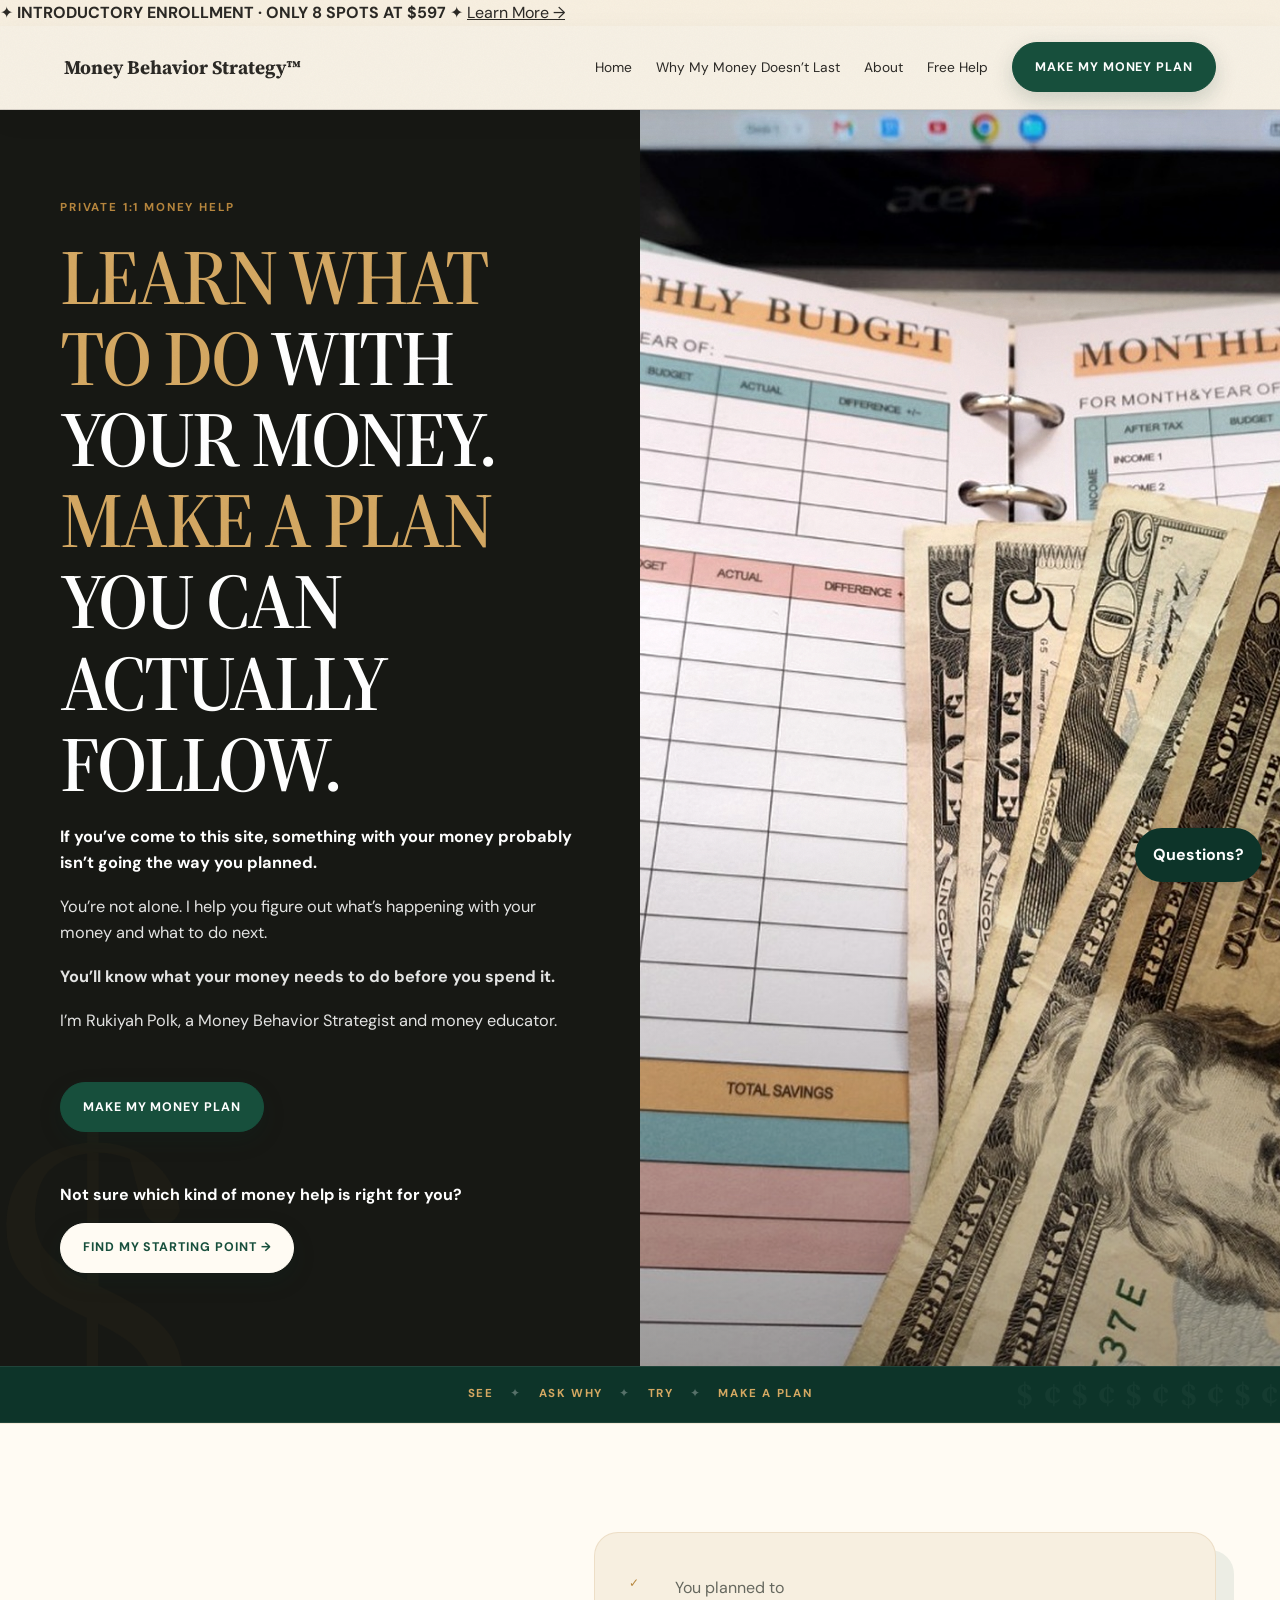
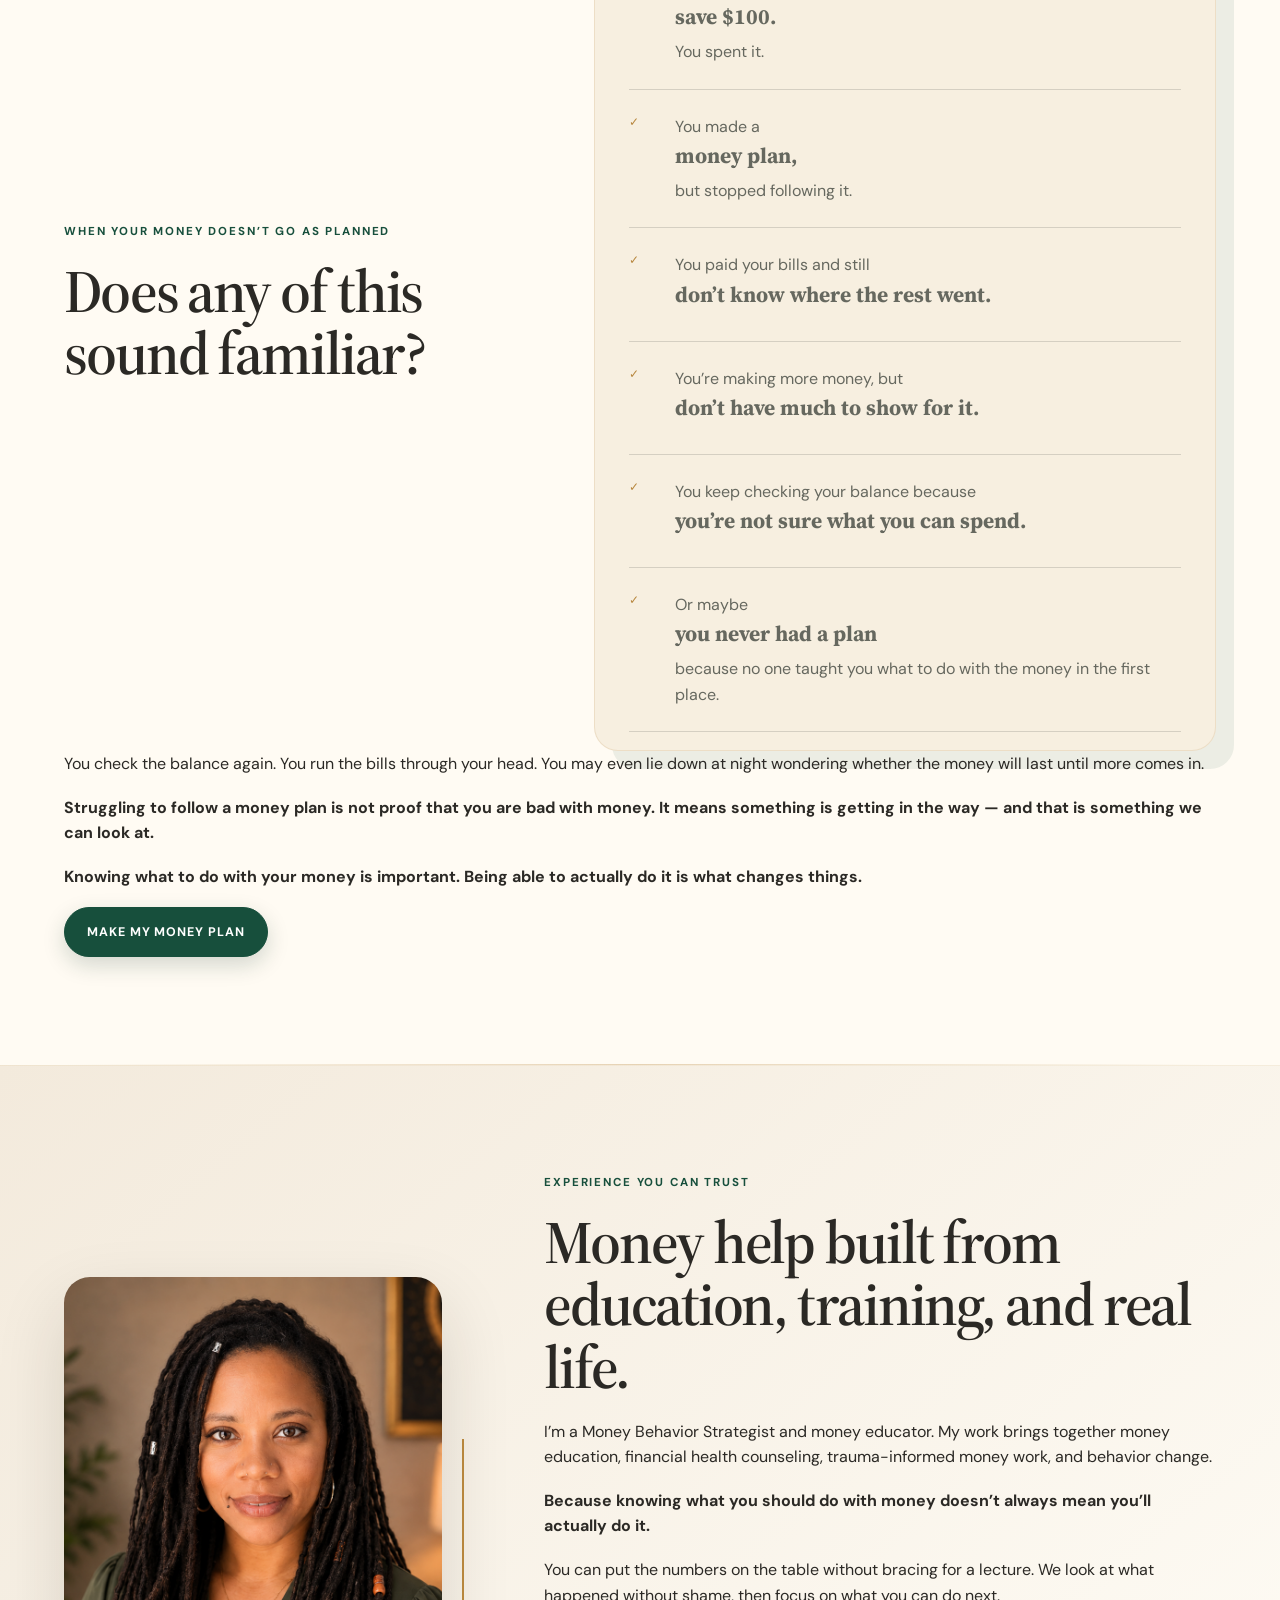
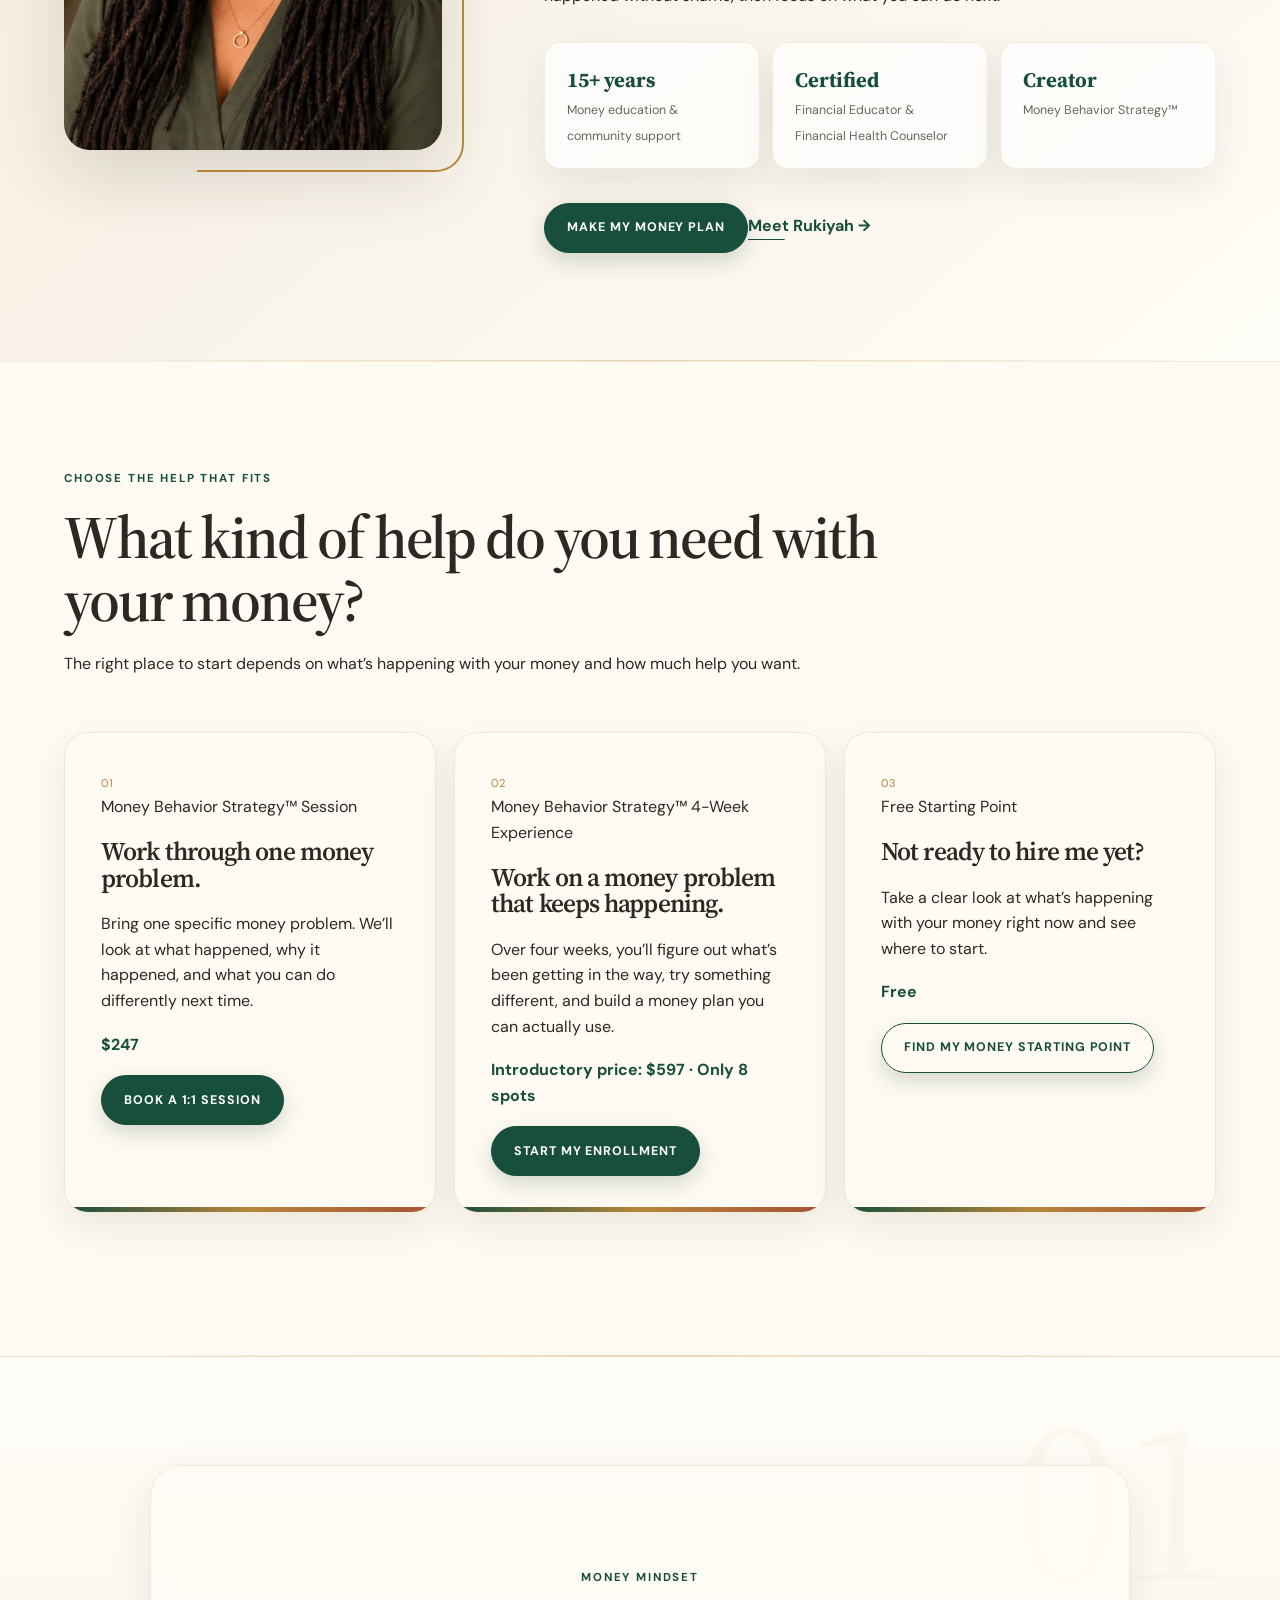
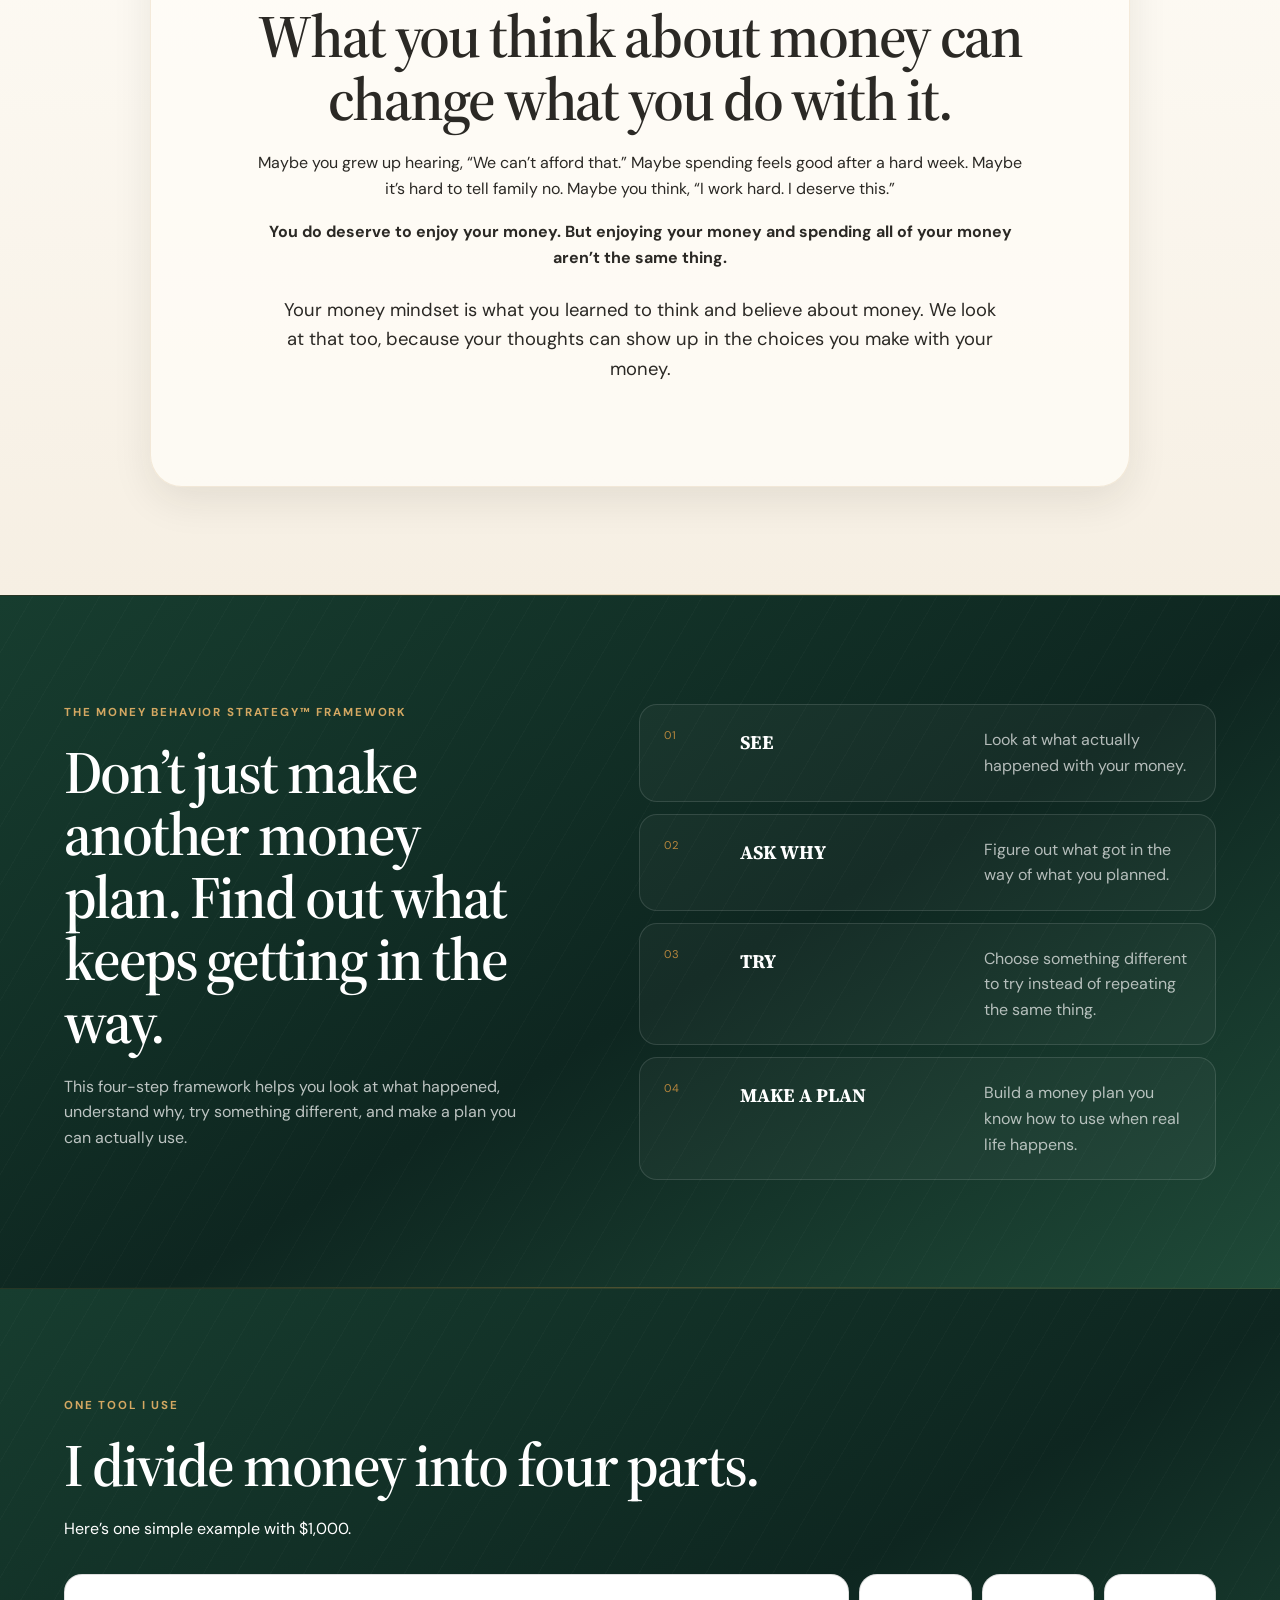
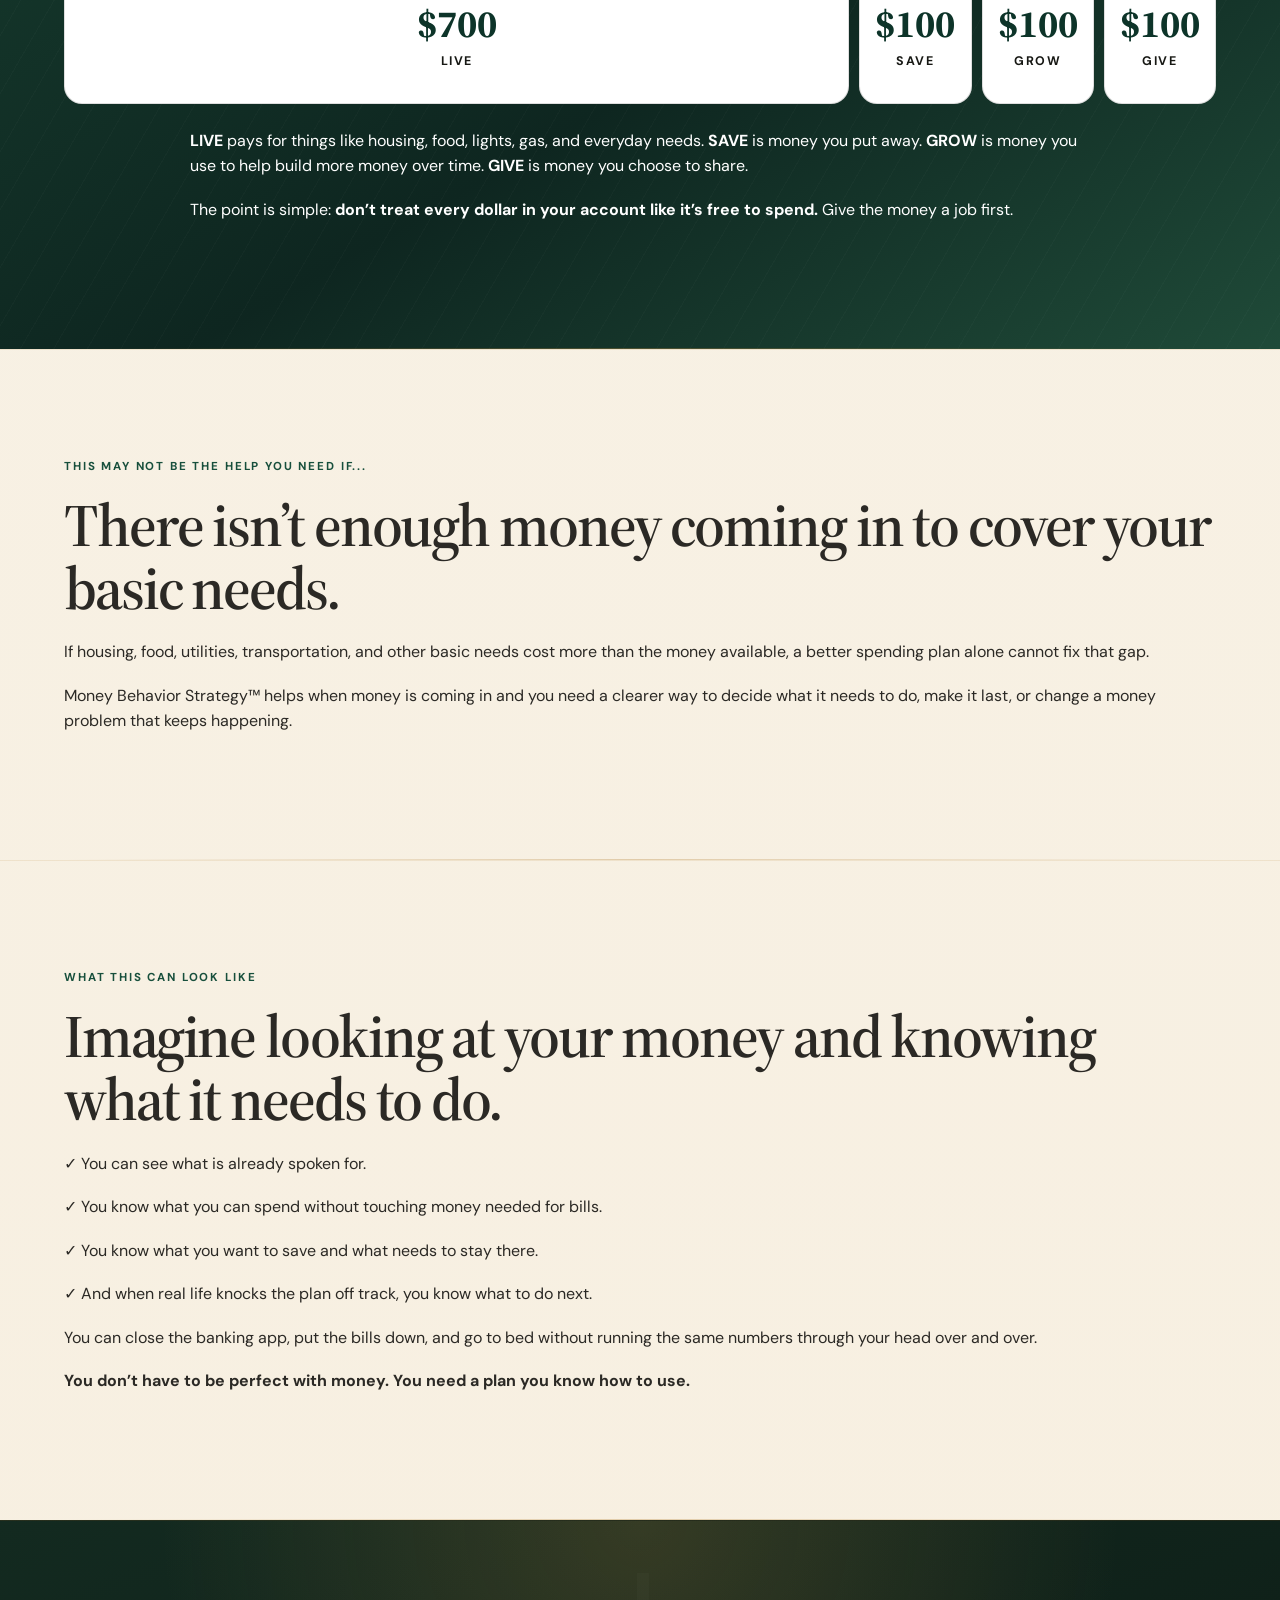
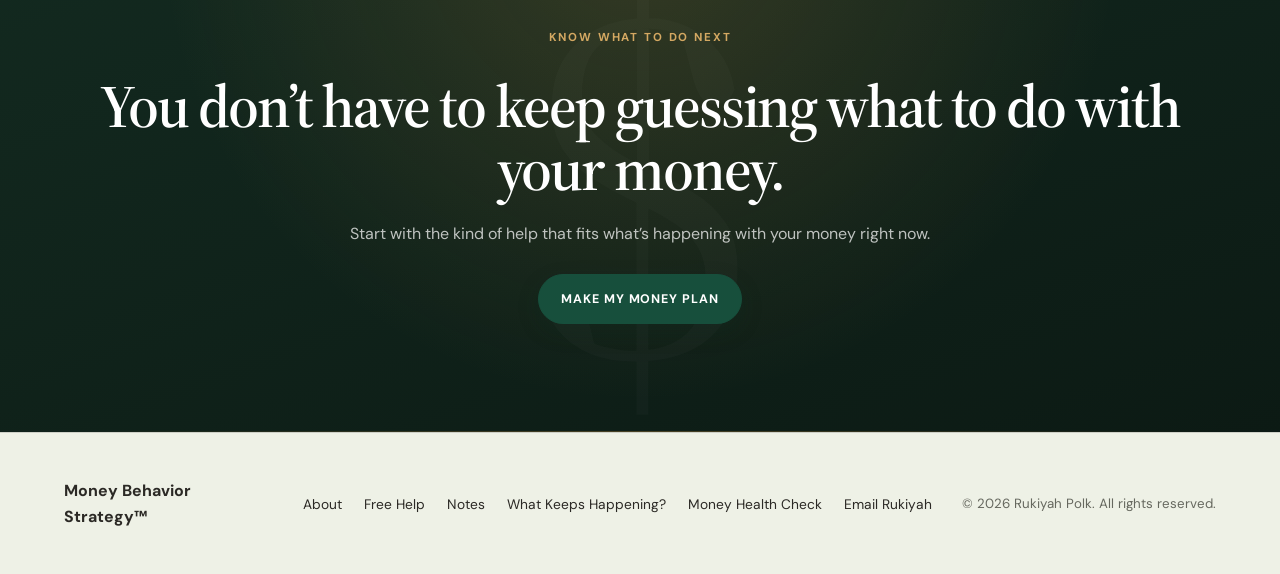
<file: index.html>
<!DOCTYPE html>

<html lang="en"><head><meta charset="utf-8"/><meta content="width=device-width,initial-scale=1" name="viewport"/><title>Money Behavior Strategy™ | Rukiyah Polk</title><meta content="Learn what to do with your money, understand what keeps getting in the way, and make a money plan you can actually follow." name="description"/><link href="favicon.svg" rel="icon" type="image/svg+xml"/><meta content="Money Behavior Strategy™ | Rukiyah Polk" property="og:title"/><meta content="Learn what to do with your money, understand what keeps getting in the way, and make a money plan you can actually follow." property="og:description"/><meta content="assets/social-card.png" property="og:image"/><link href="https://fonts.googleapis.com" rel="preconnect"/><link crossorigin="" href="https://fonts.gstatic.com" rel="preconnect"/><link href="https://fonts.googleapis.com/css2?family=DM+Sans:wght@400;500;600;700&amp;family=Source+Serif+4:opsz,wght@8..60,500;8..60,600&amp;display=swap" rel="stylesheet"/><link href="styles.css" rel="stylesheet"/><style>.bridge-option strong,.bridge-option span{display:block;}.bridge-option span{margin-top:.35rem;font-weight:400;line-height:1.35;}.story-image{padding:0 0 2rem;}.story-image.container{max-width:1100px;margin:0 auto;padding:0 1rem;}.story-image img{display:block;width:100%;height:auto;border-radius:24px;}
@media(max-width:580px){.bridge-picker{display:grid!important;grid-template-columns:1fr!important;gap:14px!important;}.bridge-option{width:100%!important;white-space:normal!important;padding:16px 20px!important;}
}

</style></head><body class="editorial-site">
<div class="founding-banner"><span>✦</span> <strong>INTRODUCTORY ENROLLMENT · ONLY 8 SPOTS AT $597</strong> <span>✦</span> <a href="4-week-experience-enrollment.html">Learn More →</a></div>
<header class="site-header"><a class="brand" href="index.html"><strong>Money Behavior Strategy™</strong></a><button aria-expanded="false" class="menu">Menu</button><nav><a href="index.html">Home</a><a href="why-my-money-doesnt-last.html">Why My Money Doesn’t Last</a><a href="about.html">About</a><a href="resources.html">Free Help</a><a class="nav-button" href="work-with-me.html">Make My Money Plan</a></nav></header>
<main><section class="hero hero-split homepage-hero">
<div class="hero-copy">
<p class="eyebrow">PRIVATE 1:1 MONEY HELP</p>
<h1><span class="hero-gold">LEARN WHAT TO DO</span> <span class="hero-white">WITH YOUR MONEY.</span> <span class="hero-gold">MAKE A PLAN</span> <span class="hero-white">YOU CAN ACTUALLY FOLLOW.</span></h1>
<p class="hero-intro"><strong>If you’ve come to this site, something with your money probably isn’t going the way you planned.</strong></p>
<p class="hero-support">You’re not alone. I help you figure out what’s happening with your money and what to do next.</p>
<p class="hero-outcome"><strong>You’ll know what your money needs to do before you spend it.</strong></p>
<p class="hero-guide">I’m Rukiyah Polk, a Money Behavior Strategist and money educator.</p>
<div class="actions"><a class="button hero-primary-cta primary-story-cta" href="work-with-me.html#session">Make My Money Plan</a></div>
<div class="hero-route-card">
<strong>Not sure which kind of money help is right for you?</strong>
<a class="button light" href="find-my-starting-point.html">Find My Starting Point →</a>
</div>
</div>
<div class="hero-visual">
<img alt="An open monthly budget binder with real cash arranged across the pages" src="assets/hero-real-money-plan-clean.jpg"/>
</div>
</section><div class="ribbon">SEE <span>✦</span> ASK WHY <span>✦</span> TRY <span>✦</span> MAKE A PLAN</div><section class="section problem homepage-empathy" id="start">
<div class="container problem-grid">
<div class="section-heading">
<p class="eyebrow">When your money doesn’t go as planned</p>
<h2>Does any of this sound familiar?</h2>
</div>
<div class="plain-list empathy-list">
<div class="plain-item"><span>✓</span><div><p>You planned to <strong>save $100.</strong> You spent it.</p></div></div>
<div class="plain-item"><span>✓</span><div><p>You made a <strong>money plan,</strong> but stopped following it.</p></div></div>
<div class="plain-item"><span>✓</span><div><p>You paid your bills and still <strong>don’t know where the rest went.</strong></p></div></div>
<div class="plain-item"><span>✓</span><div><p>You’re making more money, but <strong>don’t have much to show for it.</strong></p></div></div>
<div class="plain-item"><span>✓</span><div><p>You keep checking your balance because <strong>you’re not sure what you can spend.</strong></p></div></div>
<div class="plain-item"><span>✓</span><div><p>Or maybe <strong>you never had a plan</strong> because no one taught you what to do with the money in the first place.</p></div></div>
</div>
</div>
<div class="container empathy-close">
<p>You check the balance again. You run the bills through your head. You may even lie down at night wondering whether the money will last until more comes in.</p>
<p><strong>Struggling to follow a money plan is not proof that you are bad with money. It means something is getting in the way — and that is something we can look at.</strong></p>
<p><strong>Knowing what to do with your money is important. Being able to actually do it is what changes things.</strong></p>
<a class="button primary-story-cta" href="work-with-me.html#session">Make My Money Plan</a>
</div>
</section><section class="section about-preview homepage-authority">
<div class="container about-preview-grid">
<div class="portrait-frame"><img alt="Rukiyah Polk" src="assets/rukiyah-welcome-homepage.png"/></div>
<div>
<p class="eyebrow">Experience you can trust</p>
<h2>Money help built from education, training, and real life.</h2>
<p>I’m a Money Behavior Strategist and money educator. My work brings together money education, financial health counseling, trauma-informed money work, and behavior change.</p>
<p><strong>Because knowing what you should do with money doesn’t always mean you’ll actually do it.</strong></p>
<p>You can put the numbers on the table without bracing for a lecture. We look at what happened without shame, then focus on what you can do next.</p>
<div class="proof-line homepage-proof">
<div><strong>15+ years</strong><span>Money education &amp; community support</span></div>
<div><strong>Certified</strong><span>Financial Educator &amp; Financial Health Counselor</span></div>
<div><strong>Creator</strong><span>Money Behavior Strategy™</span></div>
</div>
<div class="authority-actions"><a class="button primary-story-cta" href="work-with-me.html#session">Make My Money Plan</a><a class="text-link" href="about.html">Meet Rukiyah →</a></div>
</div>
</div>
</section><section class="section path homepage-path" id="work-with-me">
<div class="container">
<div class="section-heading">
<p class="eyebrow">Choose the help that fits</p>
<h2>What kind of help do you need with your money?</h2>
<p>The right place to start depends on what’s happening with your money and how much help you want.</p>
</div>
<div class="path-grid offer-choice-grid">
<article class="path-card offer-choice-card"><span>01</span><p class="offer-label">Money Behavior Strategy™ Session</p><h3>Work through one money problem.</h3><p>Bring one specific money problem. We’ll look at what happened, why it happened, and what you can do differently next time.</p><div class="offer-card-bottom"><p class="detail">$247</p><a class="button" href="work-with-me.html#session">Book a 1:1 Session</a></div></article>
<article class="path-card offer-choice-card"><span>02</span><p class="offer-label">Money Behavior Strategy™ 4-Week Experience</p><h3>Work on a money problem that keeps happening.</h3><p>Over four weeks, you’ll figure out what’s been getting in the way, try something different, and build a money plan you can actually use.</p><div class="offer-card-bottom"><p class="detail">Introductory price: $597 · Only 8 spots</p><a class="button" href="4-week-experience-enrollment.html">Start My Enrollment</a></div></article>
<article class="path-card offer-choice-card"><span>03</span><p class="offer-label">Free Starting Point</p><h3>Not ready to hire me yet?</h3><p>Take a clear look at what’s happening with your money right now and see where to start.</p><div class="offer-card-bottom"><p class="detail">Free</p><a class="button outline" href="find-my-starting-point.html">Find My Money Starting Point</a></div></article>
</div>
</div>
</section><section class="section big-idea">
<div class="container">
<p class="eyebrow">Money mindset</p>
<h2>What you think about money can change what you do with it.</h2>
<p>Maybe you grew up hearing, “We can’t afford that.” Maybe spending feels good after a hard week. Maybe it’s hard to tell family no. Maybe you think, “I work hard. I deserve this.”</p>
<p><strong>You do deserve to enjoy your money. But enjoying your money and spending all of your money aren’t the same thing.</strong></p>
<p>Your money mindset is what you learned to think and believe about money. We look at that too, because your thoughts can show up in the choices you make with your money.</p>
</div>
</section><section class="section framework">
<div class="container framework-grid">
<div class="framework-copy">
<p class="eyebrow">The Money Behavior Strategy™ framework</p>
<h2>Don’t just make another money plan. Find out what keeps getting in the way.</h2>
<p>This four-step framework helps you look at what happened, understand why, try something different, and make a plan you can actually use.</p>
</div>
<ol class="framework-steps">
<li><span>01</span><strong>SEE</strong><p>Look at what actually happened with your money.</p></li>
<li><span>02</span><strong>ASK WHY</strong><p>Figure out what got in the way of what you planned.</p></li>
<li><span>03</span><strong>TRY</strong><p>Choose something different to try instead of repeating the same thing.</p></li>
<li><span>04</span><strong>MAKE A PLAN</strong><p>Build a money plan you know how to use when real life happens.</p></li>
</ol>
</div>
</section><section class="section framework">
<div class="container">
<p class="eyebrow">One tool I use</p>
<h2>I divide money into four parts.</h2>
<p>Here’s one simple example with $1,000.</p>
</div>
<div aria-label="70 10 10 10 money method" class="container editorial-feature-image ratio-feature">
<div class="ratio-feature-item"><strong>$700</strong><span>LIVE</span></div>
<div class="ratio-feature-item"><strong>$100</strong><span>SAVE</span></div>
<div class="ratio-feature-item"><strong>$100</strong><span>GROW</span></div>
<div class="ratio-feature-item"><strong>$100</strong><span>GIVE</span></div>
</div>
<div class="container" style="margin-top:1.5rem;max-width:900px;">
<p><strong>LIVE</strong> pays for things like housing, food, lights, gas, and everyday needs. <strong>SAVE</strong> is money you put away. <strong>GROW</strong> is money you use to help build more money over time. <strong>GIVE</strong> is money you choose to share.</p>
<p>The point is simple: <strong>don’t treat every dollar in your account like it’s free to spend.</strong> Give the money a job first.</p>
</div>
</section><section class="section"><div class="container"><p class="eyebrow">This may not be the help you need if...</p><h2>There isn’t enough money coming in to cover your basic needs.</h2><p>If housing, food, utilities, transportation, and other basic needs cost more than the money available, a better spending plan alone cannot fix that gap.</p><p>Money Behavior Strategy™ helps when money is coming in and you need a clearer way to decide what it needs to do, make it last, or change a money problem that keeps happening.</p></div></section><section class="section success-picture homepage-success">
<div class="container">
<p class="eyebrow">What this can look like</p>
<h2>Imagine looking at your money and knowing what it needs to do.</h2>
<div class="success-list">
<p>✓ You can see what is already spoken for.</p>
<p>✓ You know what you can spend without touching money needed for bills.</p>
<p>✓ You know what you want to save and what needs to stay there.</p>
<p>✓ And when real life knocks the plan off track, you know what to do next.</p>
</div>
<p>You can close the banking app, put the bills down, and go to bed without running the same numbers through your head over and over.</p>
<p class="success-close"><strong>You don’t have to be perfect with money. You need a plan you know how to use.</strong></p>
</div>
</section><section class="section final-cta">
<div class="container">
<p class="eyebrow">Know what to do next</p>
<h2>You don’t have to keep guessing what to do with your money.</h2>
<p>Start with the kind of help that fits what’s happening with your money right now.</p>
<a class="button" href="work-with-me.html">Make My Money Plan</a>
</div>
</section></main>
<footer><strong>Money Behavior Strategy™</strong><div><a href="about.html">About</a><a href="resources.html">Free Help</a><a href="notes.html">Notes</a><a href="money-pattern-quiz.html">What Keeps Happening?</a><a href="money-health-check.html">Money Health Check</a><a href="mailto:rukiyah@rukiyahpolk.com">Email Rukiyah</a></div><small>© 2026 Rukiyah Polk. All rights reserved.</small></footer>
<script src="site.js"></script></body></html>
</file>
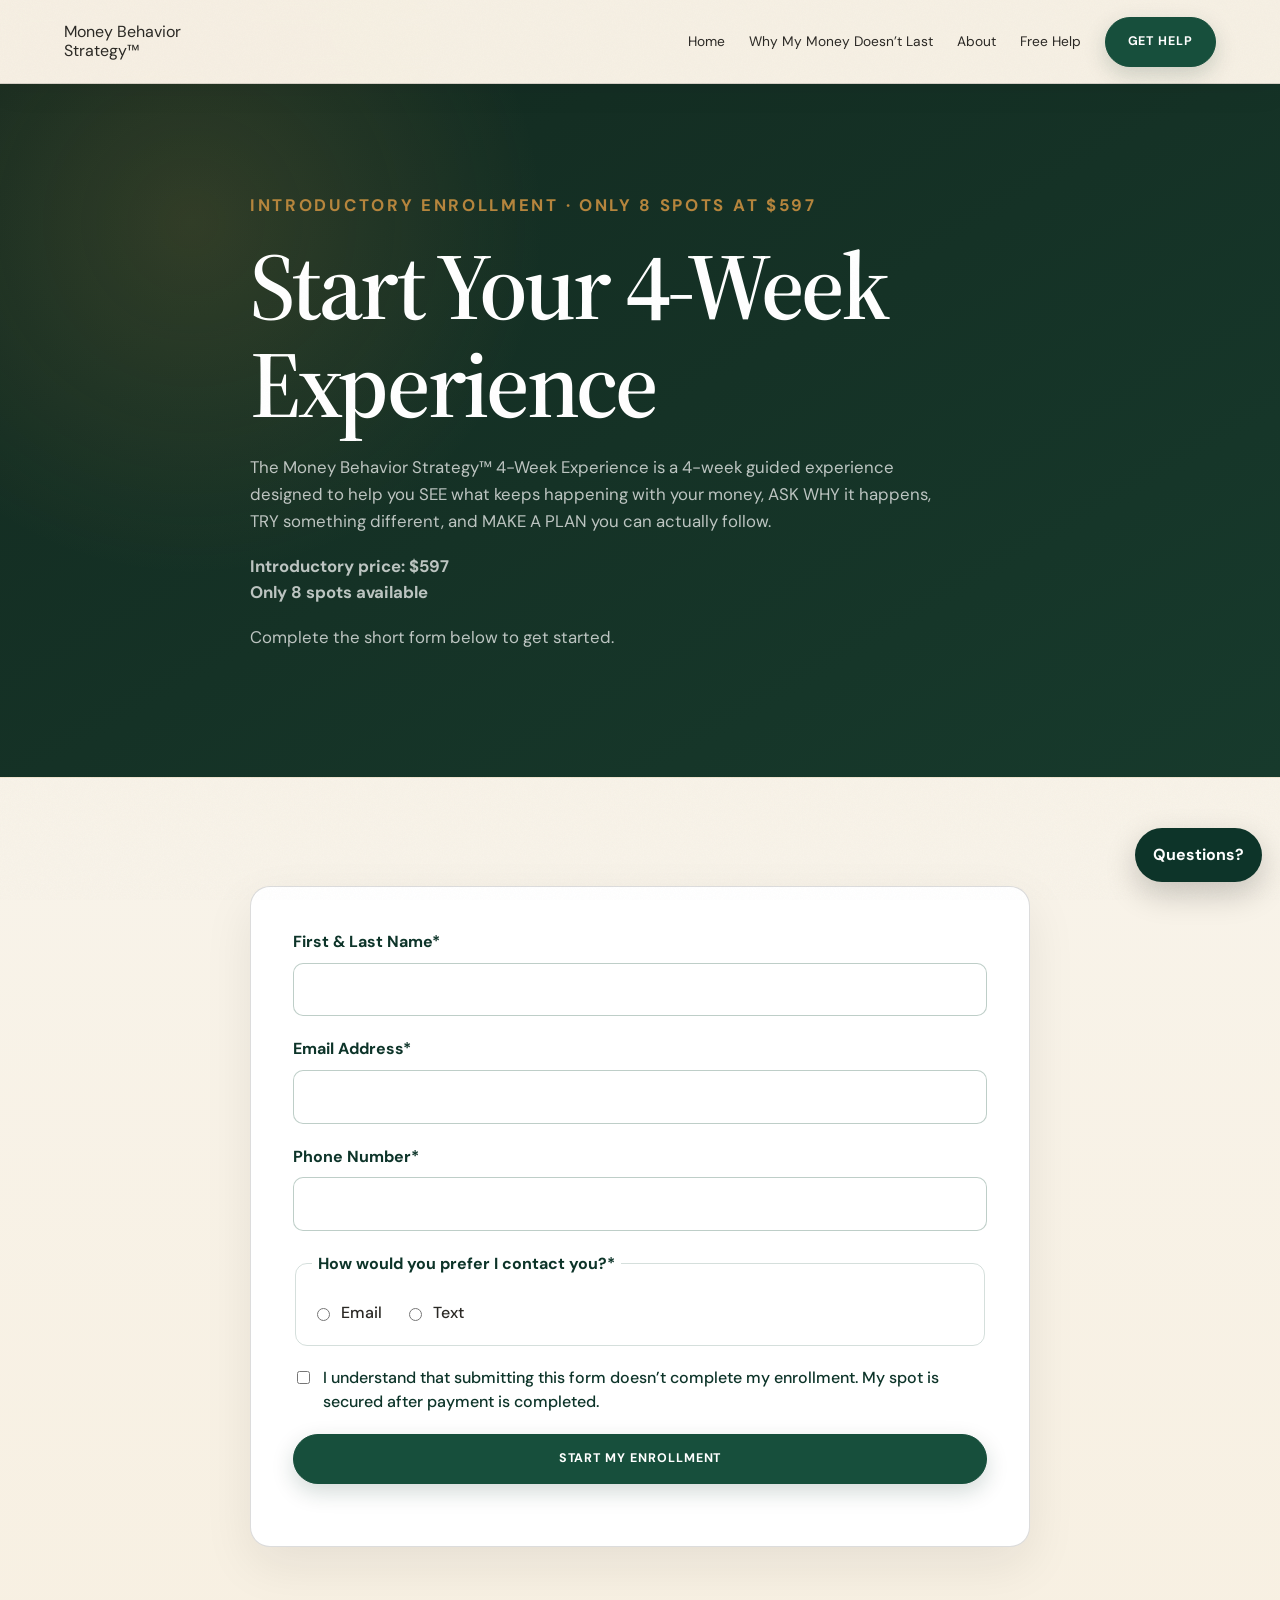
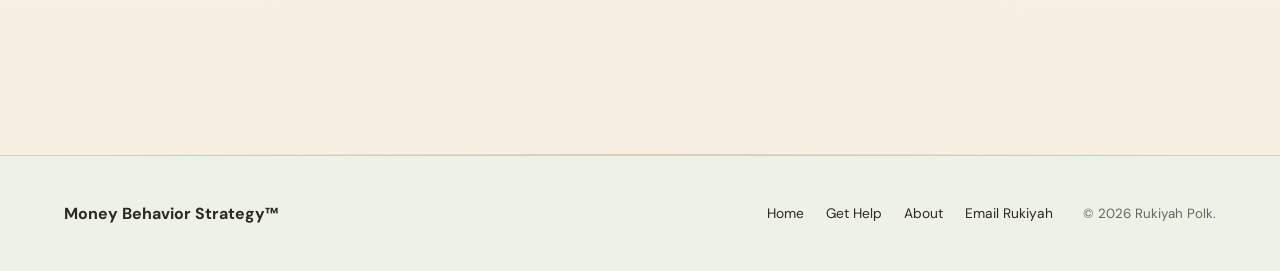
<file: 4-week-experience-enrollment.html>
<!DOCTYPE html>
<html lang="en"><head><meta charset="utf-8"/><meta content="width=device-width,initial-scale=1" name="viewport"/><title>4-Week Experience Enrollment | Money Behavior Strategy™</title><meta content="Start your enrollment for the Money Behavior Strategy™ 4-Week Experience." name="description"/><link href="favicon.svg" rel="icon" type="image/svg+xml"/><link href="https://fonts.googleapis.com" rel="preconnect"/><link crossorigin="" href="https://fonts.gstatic.com" rel="preconnect"/><link href="https://fonts.googleapis.com/css2?family=DM+Sans:wght@400;500;600;700&amp;family=Source+Serif+4:opsz,wght@8..60,500;8..60,600&amp;display=swap" rel="stylesheet"/><link href="styles.css" rel="stylesheet"/></head><body class="editorial-site">
<header class="site-header"><a class="brand" href="index.html">Money Behavior<br/>Strategy™</a><button aria-expanded="false" class="menu" type="button">Menu</button><nav><a href="index.html">Home</a><a href="why-my-money-doesnt-last.html">Why My Money Doesn’t Last</a><a href="about.html">About</a><a href="resources.html">Free Help</a><a class="nav-button" href="work-with-me.html">Get Help</a></nav></header>
<main><section class="page-hero"><div class="container enrollment-wrap"><p class="eyebrow">Introductory Enrollment · Only 8 Spots at $597</p><h1>Start Your 4-Week Experience</h1><p>The Money Behavior Strategy™ 4-Week Experience is a 4-week guided experience designed to help you SEE what keeps happening with your money, ASK WHY it happens, TRY something different, and MAKE A PLAN you can actually follow.</p><p><strong>Introductory price: $597</strong><br/><strong>Only 8 spots available</strong><br/></p><p>Complete the short form below to get started.</p></div></section>
<section class="section"><div class="container enrollment-wrap"><div class="enrollment-card" id="enrollment-card">
<form action="https://formspree.io/f/mwlegoyg" id="founding-enrollment-form" method="POST">
<input name="_subject" type="hidden" value="New 4-Week Experience Enrollment Request"/>
<label>First &amp; Last Name*<input autocomplete="name" name="name" required="" type="text"/></label>
<label>Email Address*<input autocomplete="email" name="email" required="" type="email"/></label>
<label>Phone Number*<input autocomplete="tel" name="phone" required="" type="tel"/></label>
<fieldset><legend>How would you prefer I contact you?*</legend><label class="radio-line"><input name="contact_preference" required="" type="radio" value="Email"/> Email</label><label class="radio-line"><input name="contact_preference" required="" type="radio" value="Text"/> Text</label></fieldset>
<label class="check-line"><input name="enrollment_acknowledgment" required="" type="checkbox" value="I understand that submitting this form does not complete my enrollment. My spot is secured after payment is completed."/><span>I understand that submitting this form doesn’t complete my enrollment. My spot is secured after payment is completed.</span></label>
<button class="button" type="submit">Start My Enrollment</button><p aria-live="polite" class="form-status" id="form-status" role="status"></p>
</form>
<div hidden="" id="enrollment-success"><p class="eyebrow">4-Week Experience Enrollment</p><h2>You’re Almost In.</h2><p>Thank you for starting your 4-Week Experience enrollment.</p><p>I’ll personally set up your account so your four weekly sessions are connected correctly.</p><h3>Here’s what happens next:</h3><ol><li>I’ll review your enrollment request.</li><li>I’ll personally set up your client account in Square.</li><li>You’ll receive your $597 payment instructions.</li><li>Your spot is saved after your $597 payment is complete.</li><li>Then I’ll activate your four-session package and send your next steps.</li></ol><p>Your 4-Week Experience also includes your Mini Money Binder, and we’ll build your My Money Playbook™ together during the four weeks.</p><p><strong>Questions while you’re waiting?</strong><br/>You can reach out directly. A real person is behind this process.</p><a class="text-link" href="mailto:rukiyah@rukiyahpolk.com?subject=4-Week%20Experience%20Enrollment%20Question">Email Rukiyah →</a></div>
</div></div></section></main>
<footer><strong>Money Behavior Strategy™</strong><div><a href="index.html">Home</a><a href="work-with-me.html">Get Help</a><a href="about.html">About</a><a href="mailto:rukiyah@rukiyahpolk.com">Email Rukiyah</a></div><small>© 2026 Rukiyah Polk.</small></footer><script src="site.js"></script><script>
const enrollmentForm=document.getElementById('founding-enrollment-form');const enrollmentSuccess=document.getElementById('enrollment-success');const formStatus=document.getElementById('form-status');
enrollmentForm.addEventListener('submit',async(e)=>{e.preventDefault();const button=enrollmentForm.querySelector('button[type="submit"]');button.disabled=true;button.textContent='Sending…';formStatus.textContent='';try{const response=await fetch(enrollmentForm.action,{method:'POST',body:new FormData(enrollmentForm),headers:{Accept:'application/json'}});if(!response.ok)throw new Error('submit failed');enrollmentForm.hidden=true;enrollmentSuccess.hidden=false;const chat=document.querySelector('.mbs-chat');if(chat)chat.hidden=true;enrollmentSuccess.scrollIntoView({behavior:'smooth',block:'start'});}catch(err){formStatus.textContent="Your form didn't send. Please try again or email Rukiyah directly.";button.disabled=false;button.textContent='Start My Enrollment';}});
</script></body></html>
</file>
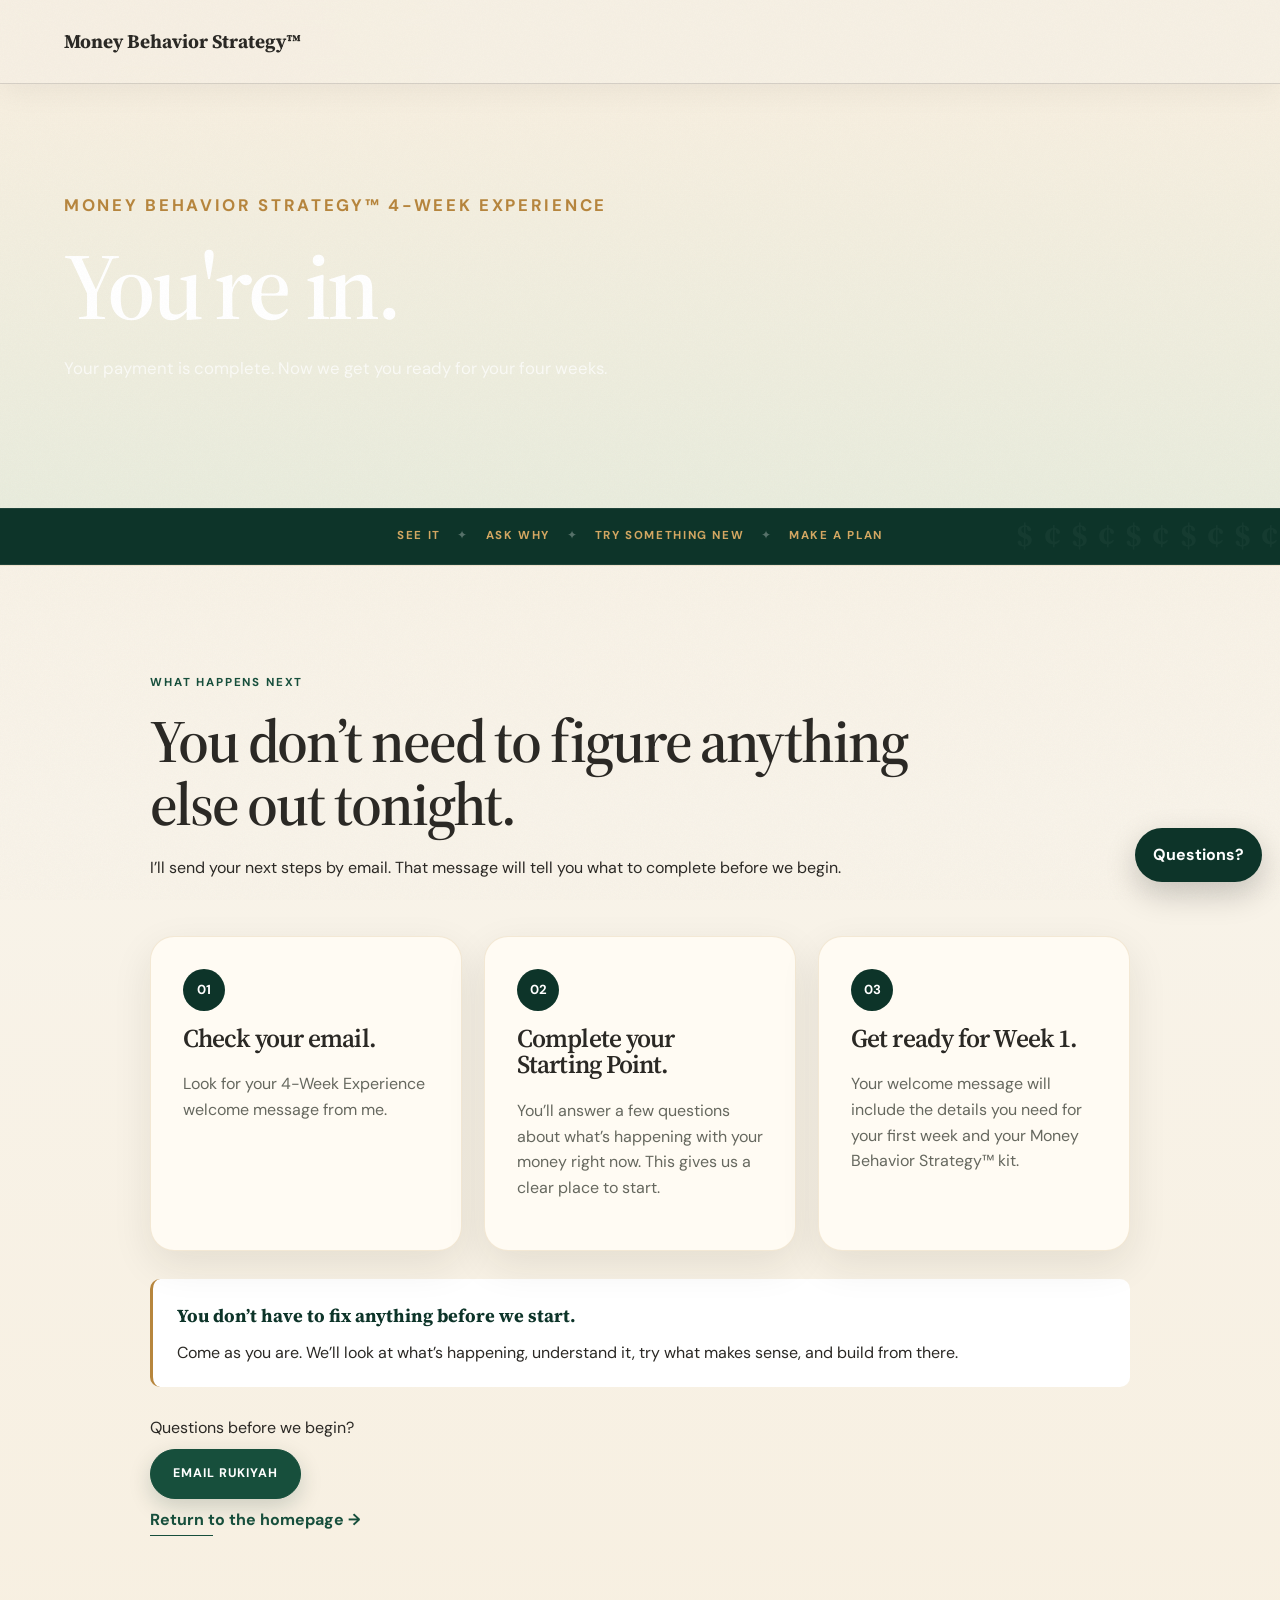
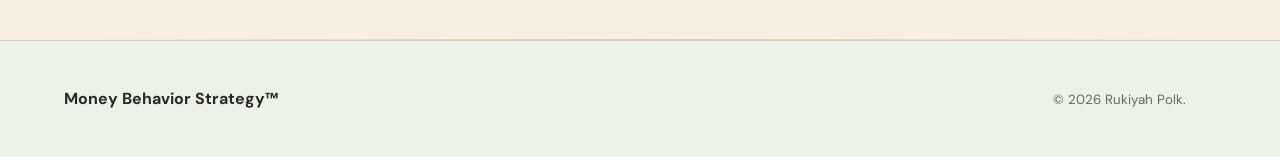
<file: 4-week-experience-welcome.html>
<!DOCTYPE html>
<html lang="en"><head><meta charset="utf-8"/><meta content="width=device-width,initial-scale=1" name="viewport"/><title>You're In | Money Behavior Strategy™ 4-Week Experience</title><meta content="Next steps for the Money Behavior Strategy™ Money Behavior Strategy™ 4-Week Experience." name="description"/><meta content="noindex,nofollow" name="robots"/><link href="favicon.svg" rel="icon" type="image/svg+xml"/><link href="https://fonts.googleapis.com" rel="preconnect"/><link crossorigin="" href="https://fonts.gstatic.com" rel="preconnect"/><link href="https://fonts.googleapis.com/css2?family=DM+Sans:wght@400;500;600;700&amp;family=Source+Serif+4:opsz,wght@8..60,500;8..60,600&amp;display=swap" rel="stylesheet"/><link href="styles.css" rel="stylesheet"/></head><body class="editorial-site">
<header class="site-header"><a class="brand" href="index.html"><strong>Money Behavior Strategy™</strong></a></header>
<main>
<section class="page-hero welcome-hero"><div class="container"><p class="eyebrow">Money Behavior Strategy™ 4-Week Experience</p><h1>You're in.</h1><p>Your payment is complete. Now we get you ready for your four weeks.</p></div></section>
<div class="ribbon">See It <span>✦</span> Ask Why <span>✦</span> Try Something New <span>✦</span> Make a Plan</div>
<section class="section"><div class="container welcome-wrap"><div class="section-heading"><p class="eyebrow">What happens next</p><h2>You don’t need to figure anything else out tonight.</h2><p>I’ll send your next steps by email. That message will tell you what to complete before we begin.</p></div>
<div class="welcome-steps">
<div class="resource-card"><span class="welcome-step-number">01</span><h3>Check your email.</h3><p>Look for your 4-Week Experience welcome message from me.</p></div>
<div class="resource-card"><span class="welcome-step-number">02</span><h3>Complete your Starting Point.</h3><p>You’ll answer a few questions about what’s happening with your money right now. This gives us a clear place to start.</p></div>
<div class="resource-card"><span class="welcome-step-number">03</span><h3>Get ready for Week 1.</h3><p>Your welcome message will include the details you need for your first week and your Money Behavior Strategy™ kit.</p></div>
</div>
<div class="welcome-note"><strong>You don’t have to fix anything before we start.</strong><p>Come as you are. We’ll look at what’s happening, understand it, try what makes sense, and build from there.</p></div>
<div class="offer-action"><p>Questions before we begin?</p><a class="button" href="mailto:rukiyah@rukiyahpolk.com">Email Rukiyah</a><a class="text-link" href="index.html">Return to the homepage →</a></div>
</div></section>
</main><footer><strong>Money Behavior Strategy™</strong><small>© 2026 Rukiyah Polk.</small></footer><script src="site.js"></script></body></html>
</file>
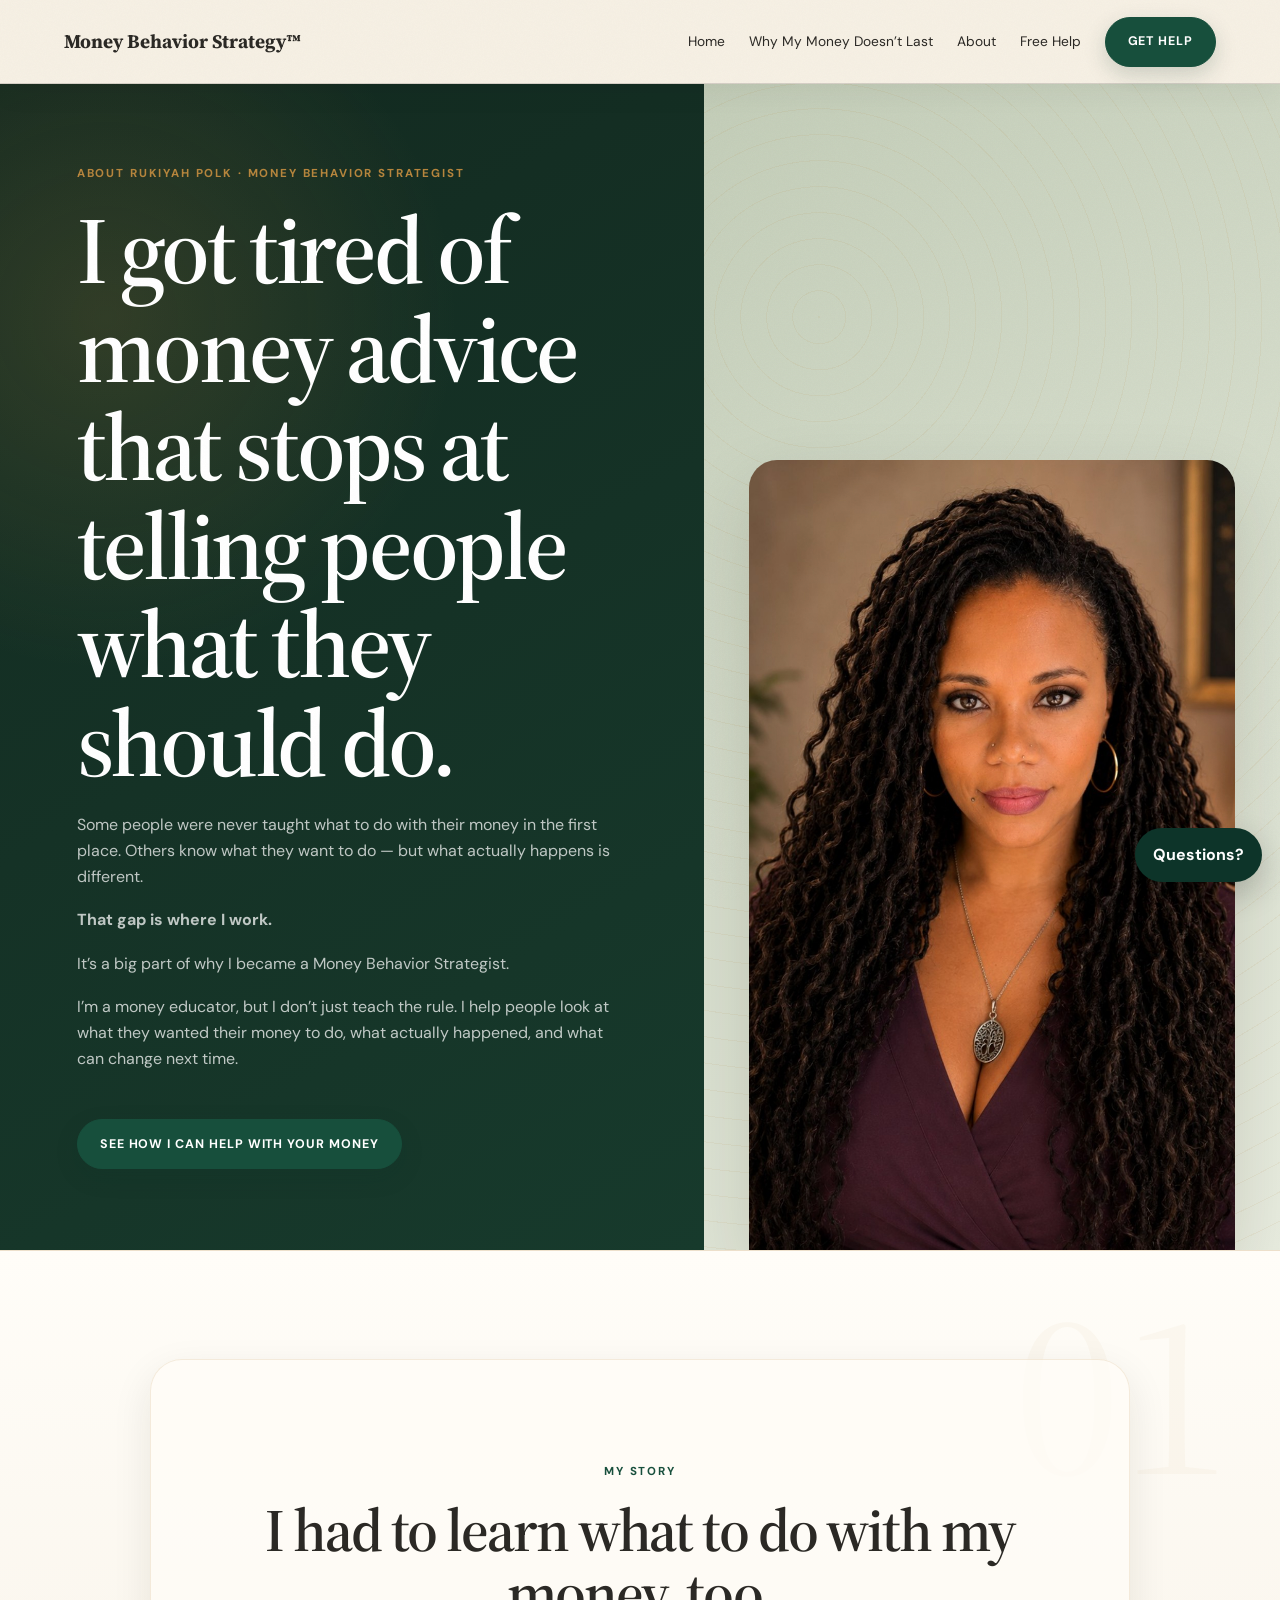
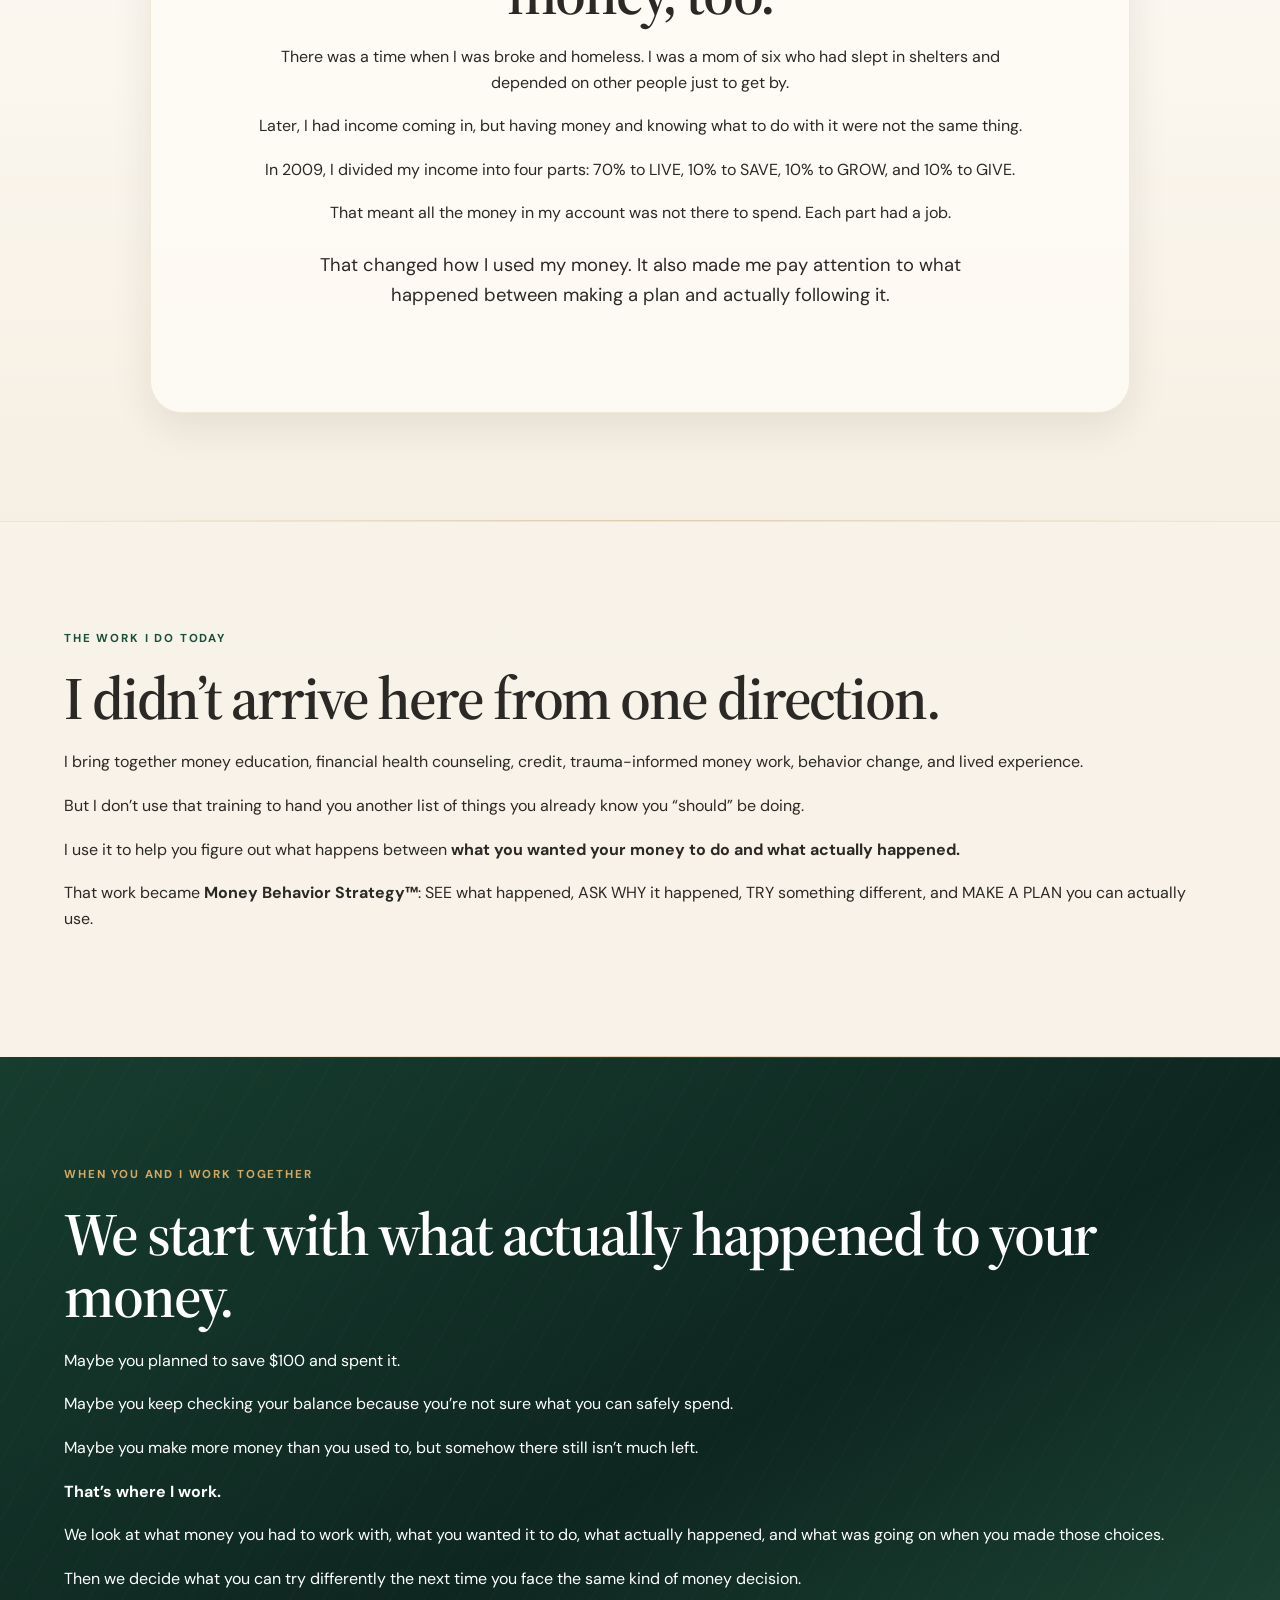
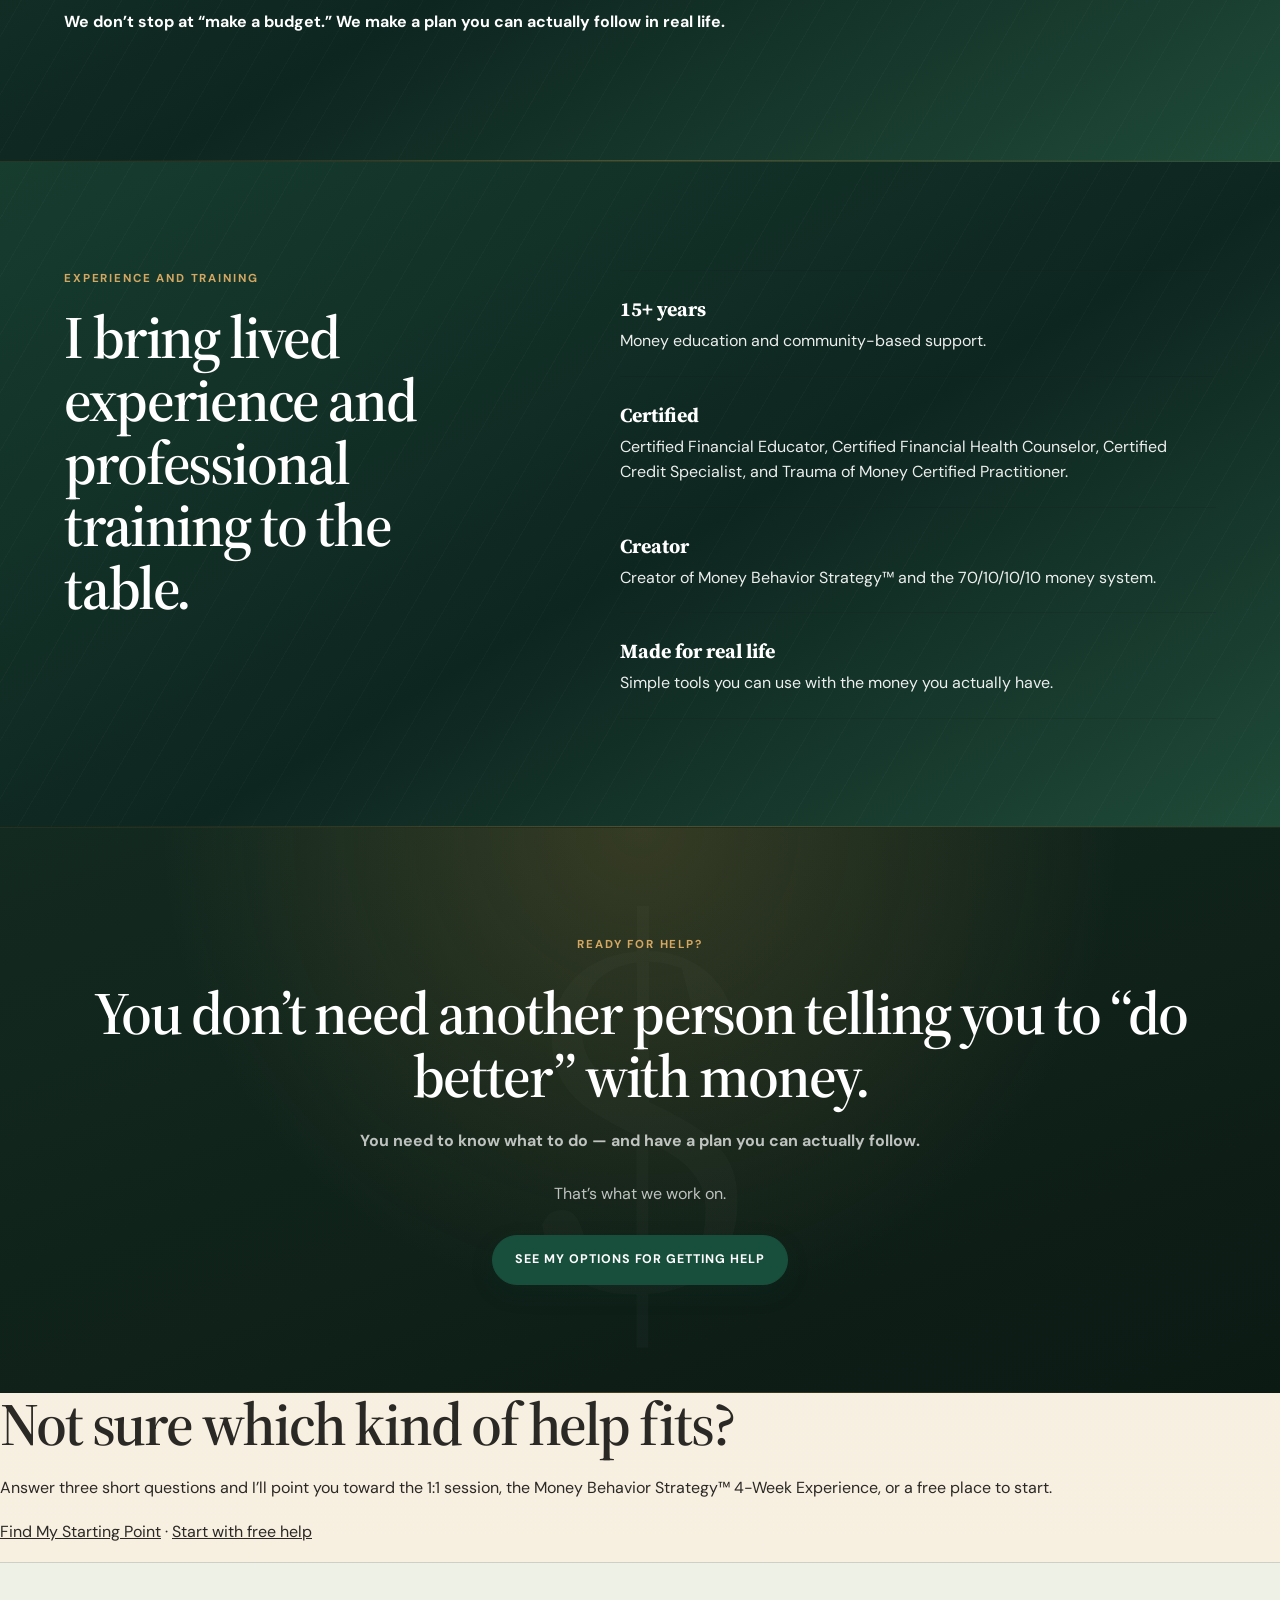
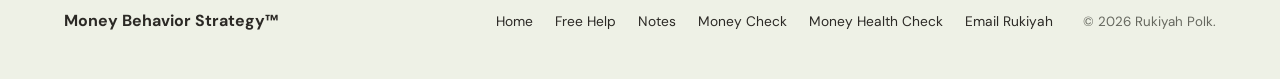
<file: about.html>
<!DOCTYPE html>

<html lang="en"><head><meta charset="utf-8"/><meta content="width=device-width,initial-scale=1" name="viewport"/><title>About Rukiyah Polk | Money Behavior Strategy™</title><meta content="Rukiyah Polk created Money Behavior Strategy™ after 15+ years in money education and community support." name="description"/><link href="favicon.svg" rel="icon" type="image/svg+xml"/><meta content="About Rukiyah Polk | Money Behavior Strategy™" property="og:title"/><meta content="assets/social-card.png" property="og:image"/><link href="https://fonts.googleapis.com" rel="preconnect"/><link crossorigin="" href="https://fonts.gstatic.com" rel="preconnect"/><link href="https://fonts.googleapis.com/css2?family=DM+Sans:wght@400;500;600;700&amp;family=Source+Serif+4:opsz,wght@8..60,500;8..60,600&amp;display=swap" rel="stylesheet"/><link href="styles.css" rel="stylesheet"/><style>.credentials-grid .credential p{color:rgba(255,255,255,.92)!important;opacity:1!important;}.credentials-grid .credential strong{color:#fff!important;}</style></head><body class="editorial-site">
<header class="site-header"><a class="brand" href="index.html"><strong>Money Behavior Strategy™</strong></a><button aria-expanded="false" class="menu">Menu</button><nav><a href="index.html">Home</a><a href="why-my-money-doesnt-last.html">Why My Money Doesn’t Last</a><a href="about.html">About</a><a href="resources.html">Free Help</a><a class="nav-button" href="work-with-me.html">Get Help</a></nav></header>
<main>
<section class="about-hero">
<div class="about-hero-copy">
<p class="eyebrow">About Rukiyah Polk · Money Behavior Strategist</p>
<h1>I got tired of money advice that stops at telling people what they should do.</h1>
<p>Some people were never taught what to do with their money in the first place. Others know what they want to do — but what actually happens is different.</p>
<p><strong>That gap is where I work.</strong></p>
<p>It’s a big part of why I became a Money Behavior Strategist.</p>
<p>I’m a money educator, but I don’t just teach the rule. I help people look at what they wanted their money to do, what actually happened, and what can change next time.</p>
<div class="actions"><a class="button" href="work-with-me.html">See How I Can Help With Your Money</a></div>
</div>
<div class="about-photo"><img alt="Rukiyah Polk" src="assets/rukiyah-polk-headshot.png"/></div>
</section>
<section class="section big-idea"><div class="container">
<p class="eyebrow">My Story</p>
<h2>I had to learn what to do with my money, too.</h2>
<p>There was a time when I was broke and homeless. I was a mom of six who had slept in shelters and depended on other people just to get by.</p>
<p>Later, I had income coming in, but having money and knowing what to do with it were not the same thing.</p>
<p>In 2009, I divided my income into four parts: 70% to LIVE, 10% to SAVE, 10% to GROW, and 10% to GIVE.</p>
<p>That meant all the money in my account was not there to spend. Each part had a job.</p>
<p>That changed how I used my money. It also made me pay attention to what happened between making a plan and actually following it.</p>
</div></section>
<section class="section"><div class="container">
<p class="eyebrow">The Work I Do Today</p>
<h2>I didn’t arrive here from one direction.</h2>
<p>I bring together money education, financial health counseling, credit, trauma-informed money work, behavior change, and lived experience.</p>
<p>But I don’t use that training to hand you another list of things you already know you “should” be doing.</p>
<p>I use it to help you figure out what happens between <strong>what you wanted your money to do and what actually happened.</strong></p>
<p>That work became <strong>Money Behavior Strategy™</strong>: SEE what happened, ASK WHY it happened, TRY something different, and MAKE A PLAN you can actually use.</p>
</div></section>
<section class="section framework"><div class="container">
<p class="eyebrow">When You and I Work Together</p>
<h2>We start with what actually happened to your money.</h2>
<p>Maybe you planned to save $100 and spent it.</p>
<p>Maybe you keep checking your balance because you’re not sure what you can safely spend.</p>
<p>Maybe you make more money than you used to, but somehow there still isn’t much left.</p>
<p><strong>That’s where I work.</strong></p>
<p>We look at what money you had to work with, what you wanted it to do, what actually happened, and what was going on when you made those choices.</p>
<p>Then we decide what you can try differently the next time you face the same kind of money decision.</p>
<p><strong>We don’t stop at “make a budget.” We make a plan you can actually follow in real life.</strong></p>
</div></section>
<section class="section framework"><div class="container credentials-grid">
<div class="section-heading"><p class="eyebrow">Experience and training</p><h2>I bring lived experience and professional training to the table.</h2></div>
<div class="credential-list">
<div class="credential"><strong>15+ years</strong><p>Money education and community-based support.</p></div>
<div class="credential"><strong>Certified</strong><p>Certified Financial Educator, Certified Financial Health Counselor, Certified Credit Specialist, and Trauma of Money Certified Practitioner.</p></div>
<div class="credential"><strong>Creator</strong><p>Creator of Money Behavior Strategy™ and the 70/10/10/10 money system.</p></div>
<div class="credential"><strong>Made for real life</strong><p>Simple tools you can use with the money you actually have.</p></div>
</div>
</div></section>
<section class="section final-cta"><div class="container">
<p class="eyebrow">Ready for help?</p>
<h2>You don’t need another person telling you to “do better” with money.</h2>
<p><strong>You need to know what to do — and have a plan you can actually follow.</strong></p>
<p>That’s what we work on.</p>
<a class="button" href="work-with-me.html">See My Options for Getting Help</a>
</div></section>
<section class="about-next-step">
<h2>Not sure which kind of help fits?</h2>
<p>Answer three short questions and I’ll point you toward the 1:1 session, the Money Behavior Strategy™ 4-Week Experience, or a free place to start.</p>
<p><a href="find-my-starting-point.html">Find My Starting Point</a> · <a href="resources.html">Start with free help</a></p>
</section></main>
<footer><strong>Money Behavior Strategy™</strong><div><a href="index.html">Home</a><a href="resources.html">Free Help</a><a href="notes.html">Notes</a><a href="money-pattern-quiz.html">Money Check</a><a href="money-health-check.html">Money Health Check</a><a href="mailto:rukiyah@rukiyahpolk.com">Email Rukiyah</a></div><small>© 2026 Rukiyah Polk.</small></footer>
<script src="site.js"></script></body></html>
</file>
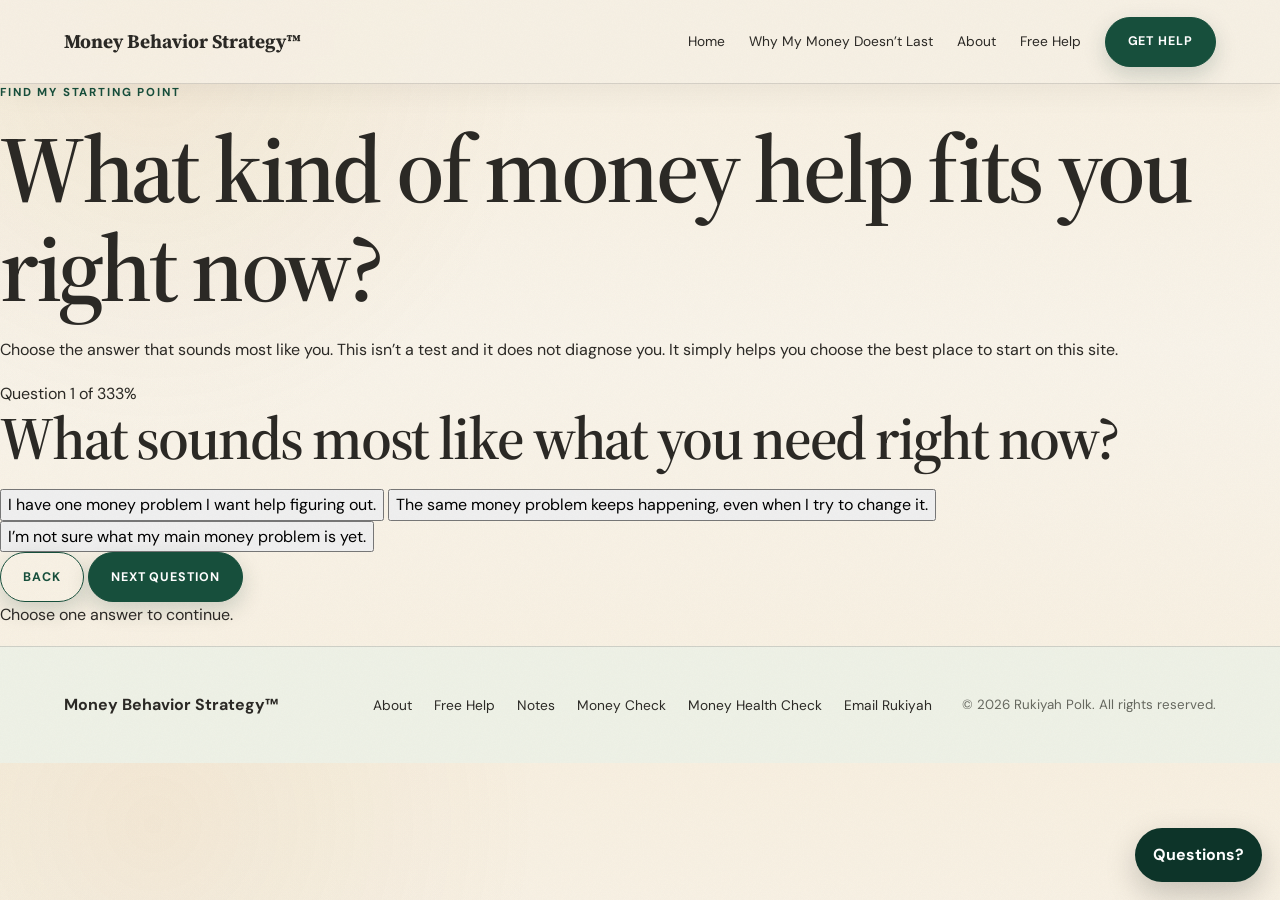
<file: find-my-starting-point.html>
<!DOCTYPE html>
<html lang="en"><head><meta charset="utf-8"/><meta content="width=device-width,initial-scale=1" name="viewport"/><title>Find My Starting Point | Money Behavior Strategy™</title><meta content="Answer a few short questions to find the best place to start with Money Behavior Strategy™." name="description"/><link href="favicon.svg" rel="icon" type="image/svg+xml"/><link href="https://fonts.googleapis.com" rel="preconnect"/><link crossorigin="" href="https://fonts.gstatic.com" rel="preconnect"/><link href="https://fonts.googleapis.com/css2?family=DM+Sans:wght@400;500;600;700&amp;family=Source+Serif+4:opsz,wght@8..60,500;8..60,600&amp;display=swap" rel="stylesheet"/><link href="styles.css" rel="stylesheet"/></head>
<body class="editorial-site">
<header class="site-header"><a class="brand" href="index.html"><strong>Money Behavior Strategy™</strong></a><button aria-expanded="false" class="menu">Menu</button><nav><a href="index.html">Home</a><a href="why-my-money-doesnt-last.html">Why My Money Doesn’t Last</a><a href="about.html">About</a><a href="resources.html">Free Help</a><a class="nav-button" href="work-with-me.html">Get Help</a></nav></header>
<main class="starting-point-shell">
<section class="starting-point-card">
<p class="eyebrow">Find My Starting Point</p>
<h1>What kind of money help fits you right now?</h1>
<p class="quiz-intro">Choose the answer that sounds most like you. This isn’t a test and it does not diagnose you. It simply helps you choose the best place to start on this site.</p>
<form id="routeQuiz">
<div class="route-progress" aria-label="Quiz progress">
  <div class="route-progress-copy"><span id="routeStepLabel">Question 1 of 3</span><span id="routePercent">33%</span></div>
  <div class="route-progress-track" aria-hidden="true"><span id="routeProgressBar"></span></div>
</div>
<div class="route-question active" data-question="1"><h2>What sounds most like what you need right now?</h2><div class="route-options">
<button class="route-option" data-route="session" type="button">I have one money problem I want help figuring out.</button>
<button class="route-option" data-route="founding" type="button">The same money problem keeps happening, even when I try to change it.</button>
<button class="route-option" data-route="free" type="button">I’m not sure what my main money problem is yet.</button>
</div></div>
<div class="route-question" data-question="2" hidden><h2>How much support sounds right?</h2><div class="route-options">
<button class="route-option" data-route="session" type="button">One focused private session.</button>
<button class="route-option" data-route="founding" type="button">Private support over several weeks.</button>
<button class="route-option" data-route="free" type="button">I want to start on my own first.</button>
</div></div>
<div class="route-question" data-question="3" hidden><h2>Which statement fits best?</h2><div class="route-options">
<button class="route-option" data-route="session" type="button">I can name the problem I want to work on.</button>
<button class="route-option" data-route="founding" type="button">I can name the problem, but it keeps coming back.</button>
<button class="route-option" data-route="free" type="button">I want to learn more before I pay for help.</button>
</div></div>
<div class="route-step-actions">
  <button class="button outline" id="routeBack" type="button" hidden>Back</button>
  <button class="button" id="routeNext" type="button" disabled>Next Question</button>
</div>
<div class="route-final-actions" id="routeFinalActions" hidden>
  <button class="button" id="showRoute" type="button">Show My Starting Point</button>
  <a class="button outline" href="resources.html">Start With Free Help</a>
</div>
<p class="route-step-hint" id="routeStepHint" aria-live="polite">Choose one answer to continue.</p>
</form>
<div class="route-result" id="routeResult" aria-live="polite"></div>
</section>
</main>
<footer><strong>Money Behavior Strategy™</strong><div><a href="about.html">About</a><a href="resources.html">Free Help</a><a href="notes.html">Notes</a><a href="money-pattern-quiz.html">Money Check</a><a href="money-health-check.html">Money Health Check</a><a href="mailto:rukiyah@rukiyahpolk.com">Email Rukiyah</a></div><small>© 2026 Rukiyah Polk. All rights reserved.</small></footer>
<script src="site.js"></script>
<script>
(function(){
  const scores={session:0,founding:0,free:0};
  const picked={};
  const questions=[...document.querySelectorAll('.route-question')];
  const next=document.getElementById('routeNext');
  const back=document.getElementById('routeBack');
  const finalActions=document.getElementById('routeFinalActions');
  const stepLabel=document.getElementById('routeStepLabel');
  const percent=document.getElementById('routePercent');
  const progress=document.getElementById('routeProgressBar');
  const hint=document.getElementById('routeStepHint');
  let current=0;

  function renderStep(){
    questions.forEach((q,i)=>{
      const active=i===current;
      q.hidden=!active;
      q.classList.toggle('active',active);
    });
    const step=current+1;
    const pct=Math.round(step/questions.length*100);
    stepLabel.textContent='Question '+step+' of '+questions.length;
    percent.textContent=pct+'%';
    progress.style.width=pct+'%';
    back.hidden=current===0;
    const hasAnswer=Boolean(picked[String(step)]);
    next.disabled=!hasAnswer;
    next.hidden=current===questions.length-1;
    finalActions.hidden=current!==questions.length-1;
    hint.textContent=hasAnswer ? (current===questions.length-1 ? 'You’re ready to see your starting point.' : 'Answer saved. Continue when you’re ready.') : 'Choose one answer to continue.';
    document.querySelector('.route-progress').scrollIntoView({behavior:'smooth',block:'nearest'});
  }

  document.querySelectorAll('.route-option').forEach(btn=>{
    btn.addEventListener('click',()=>{
      const group=btn.closest('.route-question');
      group.querySelectorAll('.route-option').forEach(b=>{
        b.classList.remove('selected');
        b.setAttribute('aria-pressed','false');
      });
      btn.classList.add('selected');
      btn.setAttribute('aria-pressed','true');
      picked[group.dataset.question]=btn.dataset.route;
      renderStep();
    });
    btn.setAttribute('aria-pressed','false');
  });

  next.addEventListener('click',()=>{
    if(!picked[String(current+1)]) return;
    if(current<questions.length-1){ current++; renderStep(); }
  });
  back.addEventListener('click',()=>{
    if(current>0){ current--; renderStep(); }
  });

  document.getElementById('showRoute').addEventListener('click',()=>{
    if(Object.keys(picked).length<3){
      hint.textContent='Please answer this question before seeing your starting point.';
      return;
    }
    scores.session=scores.founding=scores.free=0;
    Object.values(picked).forEach(v=>scores[v]++);
    let route='free';
    if(scores.founding>=scores.session && scores.founding>=scores.free) route='founding';
    else if(scores.session>=scores.free) route='session';
    const content={
      session:{title:'Your best starting point may be the 1:1 Money Behavior Strategy™ Session.',body:'You have a specific money problem you want help working through. In one private session, you focus on that problem and leave with your Money Action Plan™.',label:'See the 1:1 Session',href:'work-with-me.html#session'},
      founding:{title:'Your best starting point may be the Money Behavior Strategy™ 4-Week Experience.',body:'The same money problem keeps happening and you want more time to understand what gets in the way, try something different, and build a plan you can actually use.',label:'See the Money Behavior Strategy™ 4-Week Experience',href:'work-with-me.html#founding'},
      free:{title:'Start with Free Help.',body:'You want to understand your money situation better before paying for private help. Start with a free resource and come back when you want more support.',label:'Show Me Free Help',href:'resources.html'}
    }[route];
    const result=document.getElementById('routeResult');
    result.className='route-result active';
    result.innerHTML='<p class="eyebrow">Your starting point</p><h2>'+content.title+'</h2><p>'+content.body+'</p><a class="button primary-story-cta" href="'+content.href+'">'+content.label+'</a>';
    result.scrollIntoView({behavior:'smooth',block:'center'});
  });

  renderStep();
})();
</script>
</body></html>
</file>
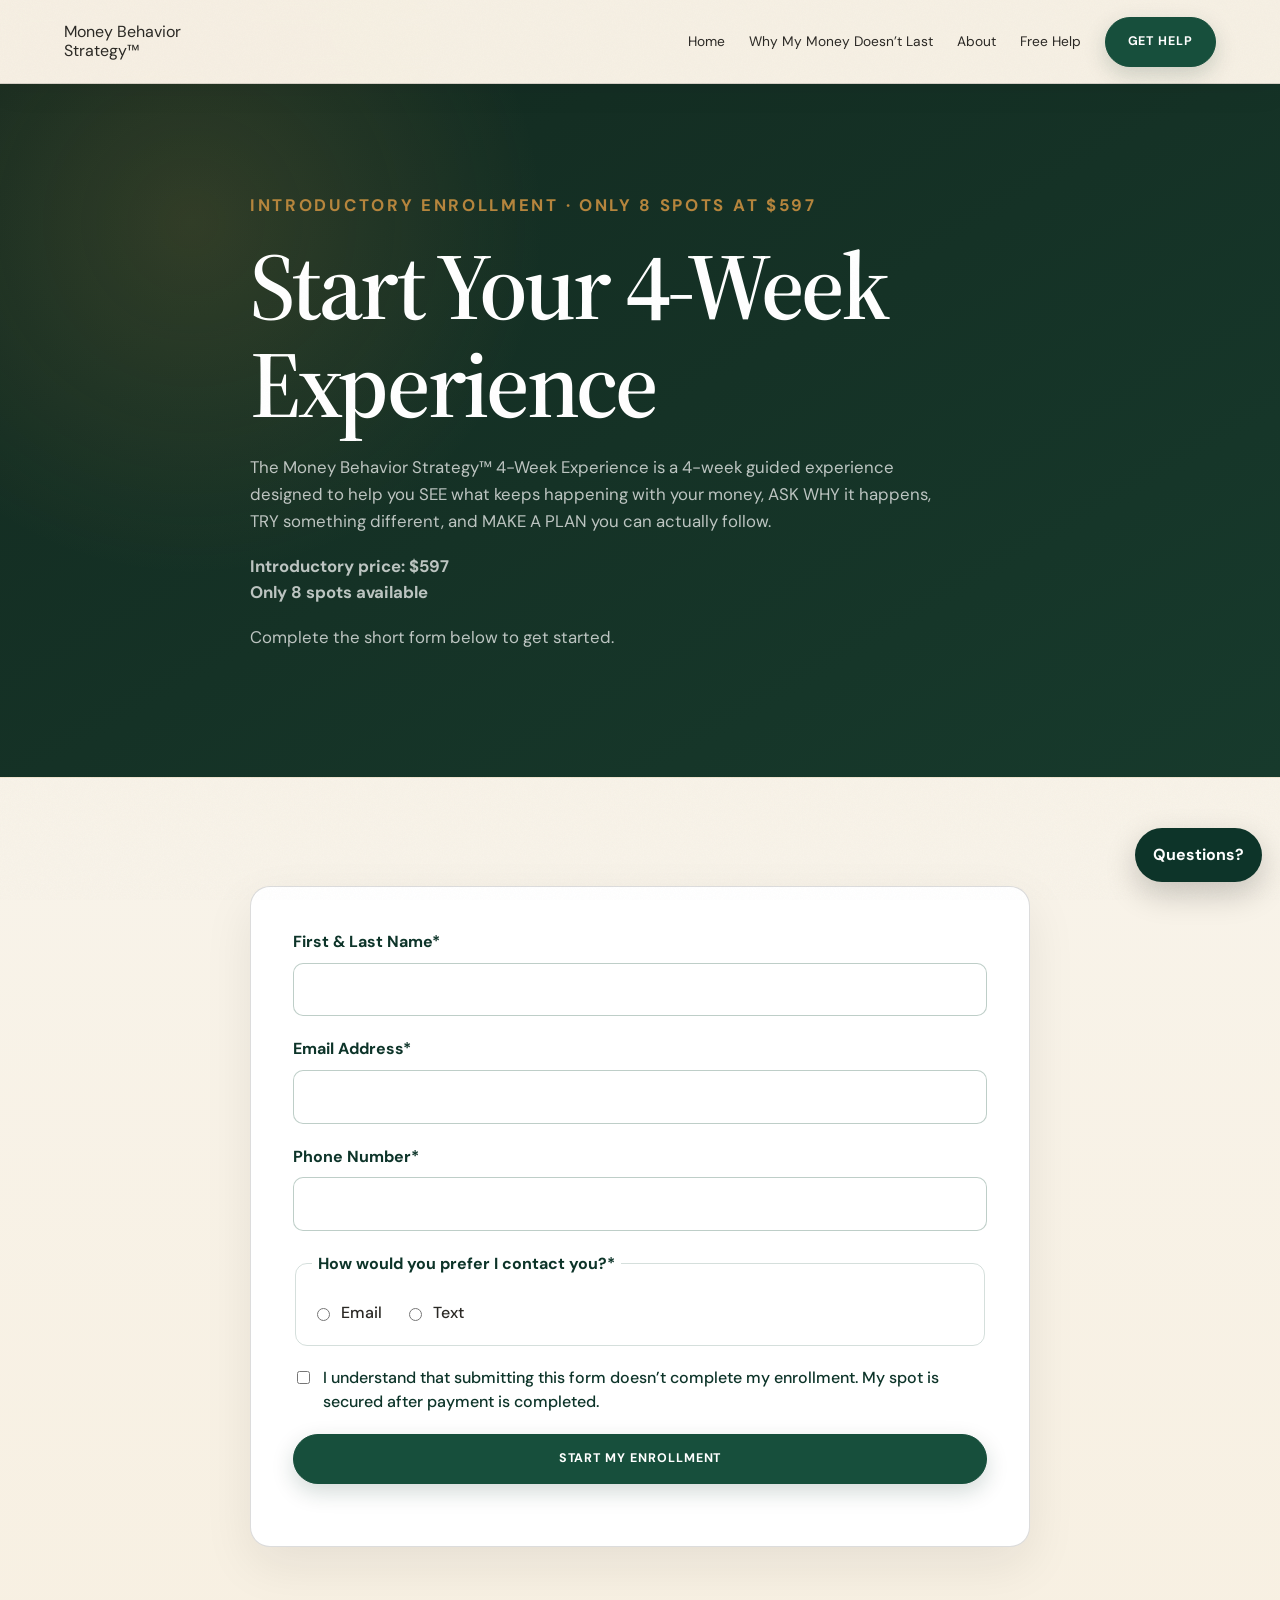
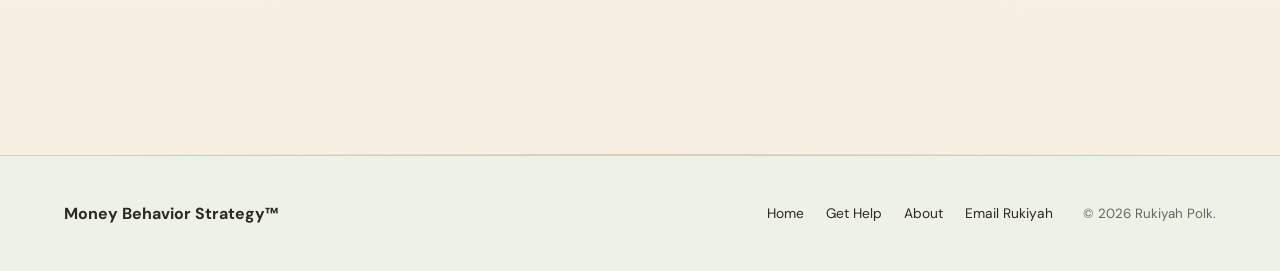
<file: founding-client-enrollment.html>
<!doctype html><html><head><meta charset="utf-8"><meta name="robots" content="noindex"><meta http-equiv="refresh" content="0; url=4-week-experience-enrollment.html"><link rel="canonical" href="4-week-experience-enrollment.html"><title>Redirecting…</title></head><body><p><a href="4-week-experience-enrollment.html">Continue to enrollment</a></p></body></html>
</file>
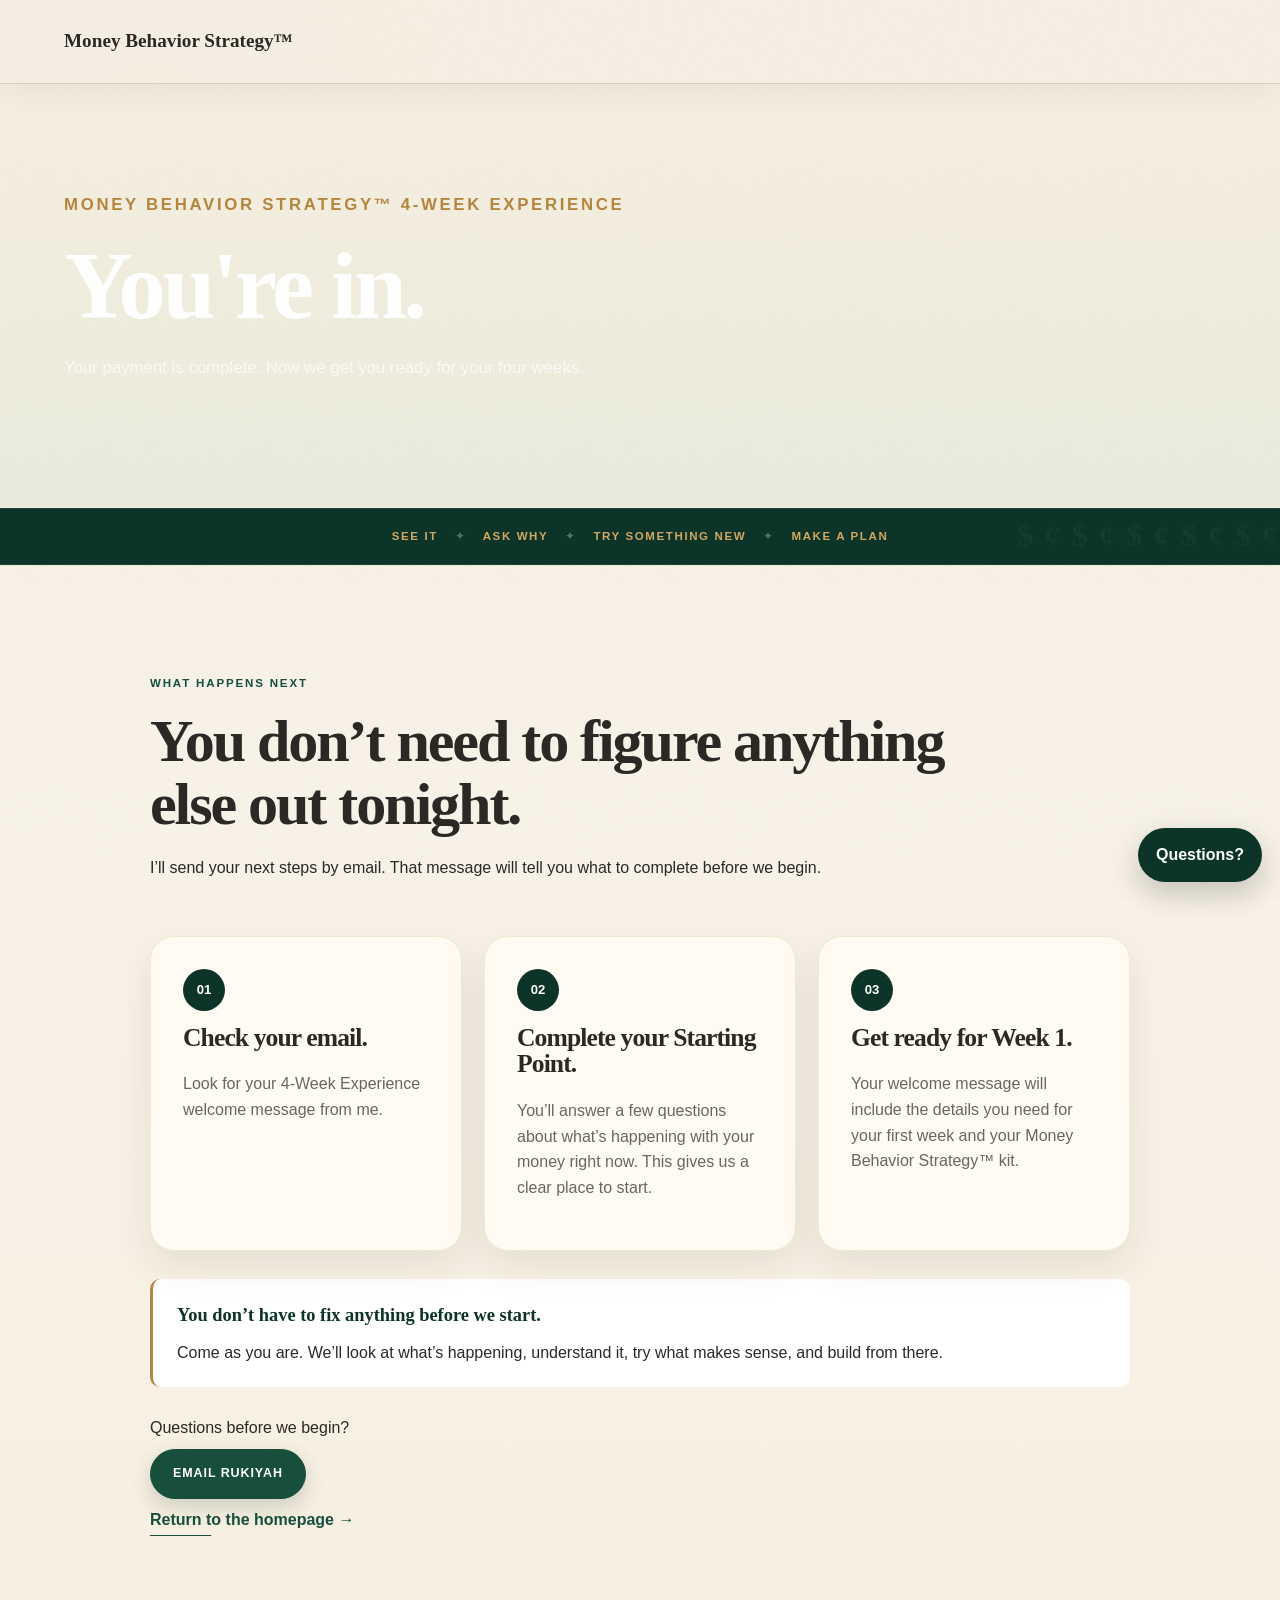
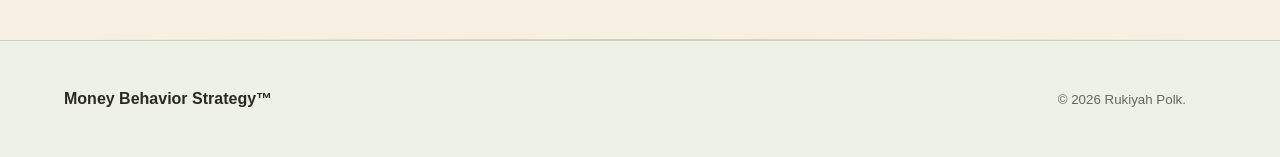
<file: founding-client-welcome.html>
<!doctype html><html><head><meta charset="utf-8"><meta name="robots" content="noindex"><meta http-equiv="refresh" content="0; url=4-week-experience-welcome.html"><link rel="canonical" href="4-week-experience-welcome.html"><title>Redirecting…</title></head><body><p><a href="4-week-experience-welcome.html">Continue</a></p></body></html>
</file>
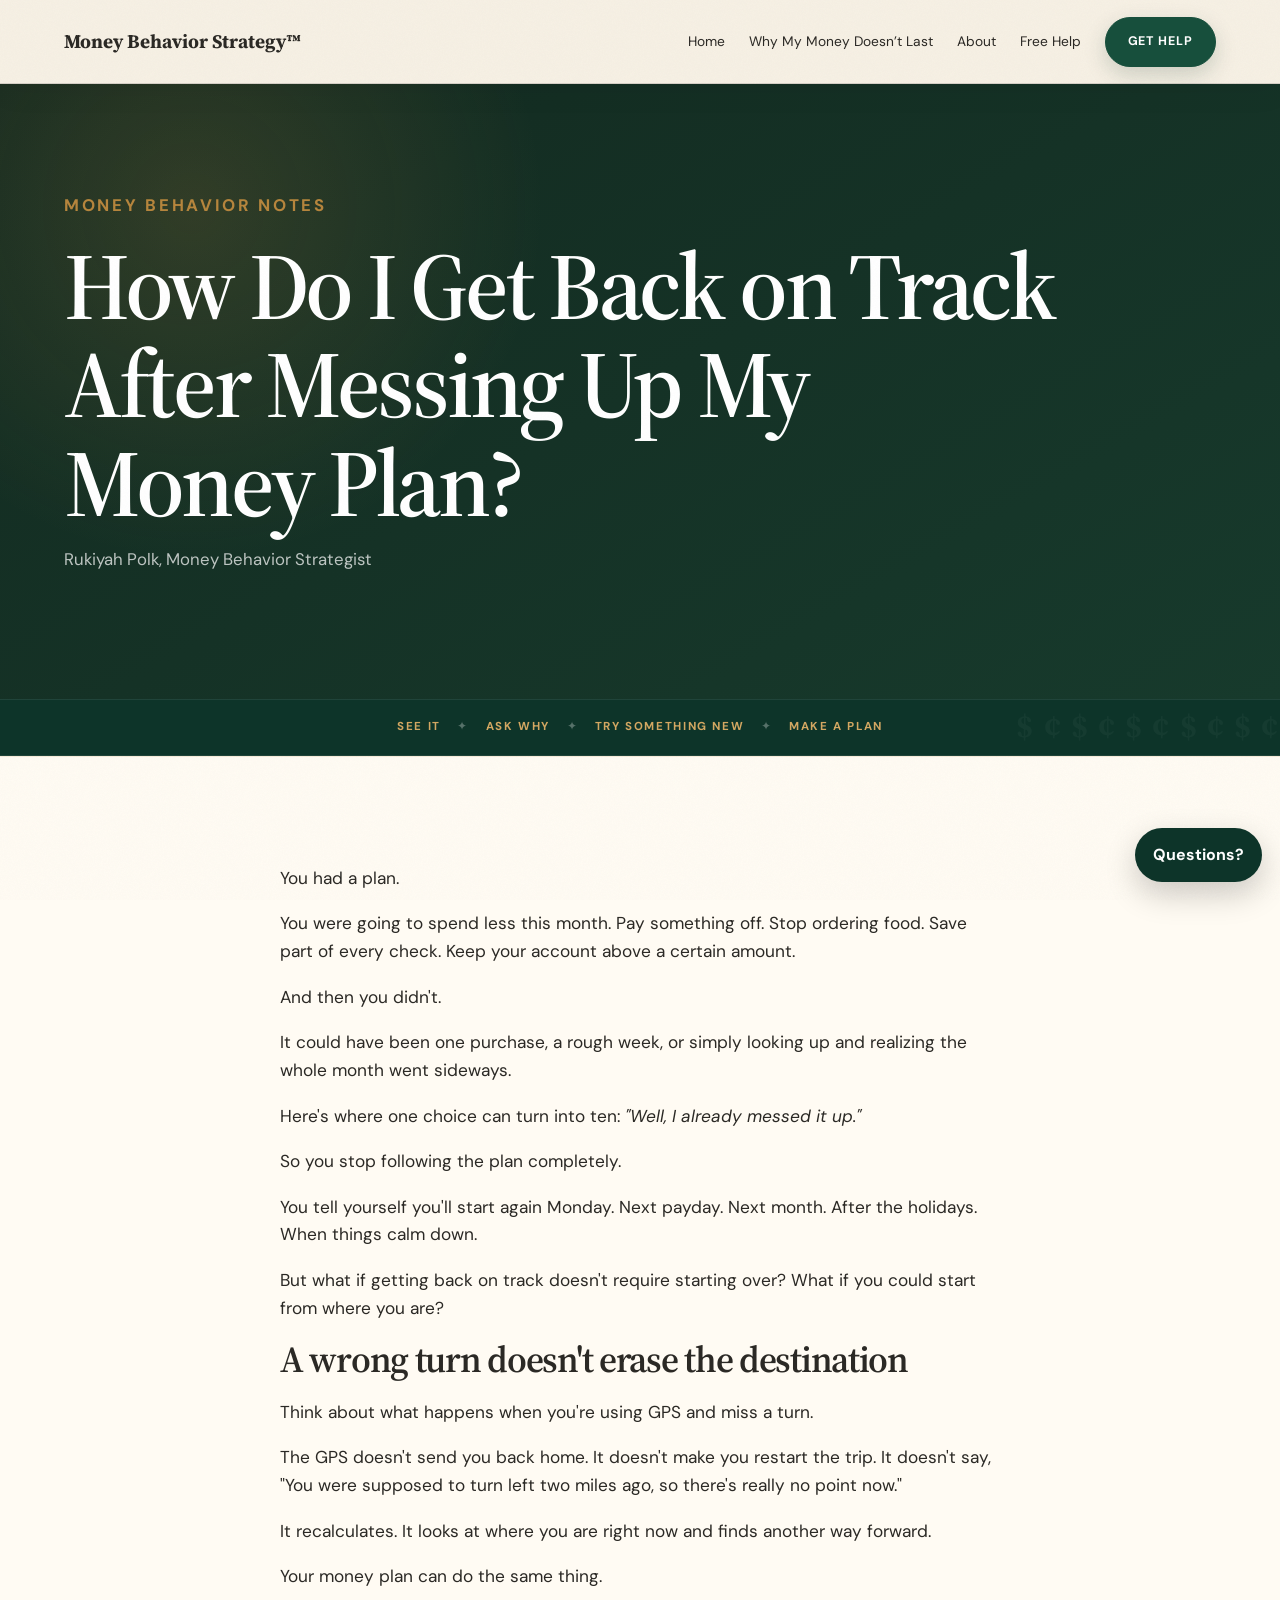
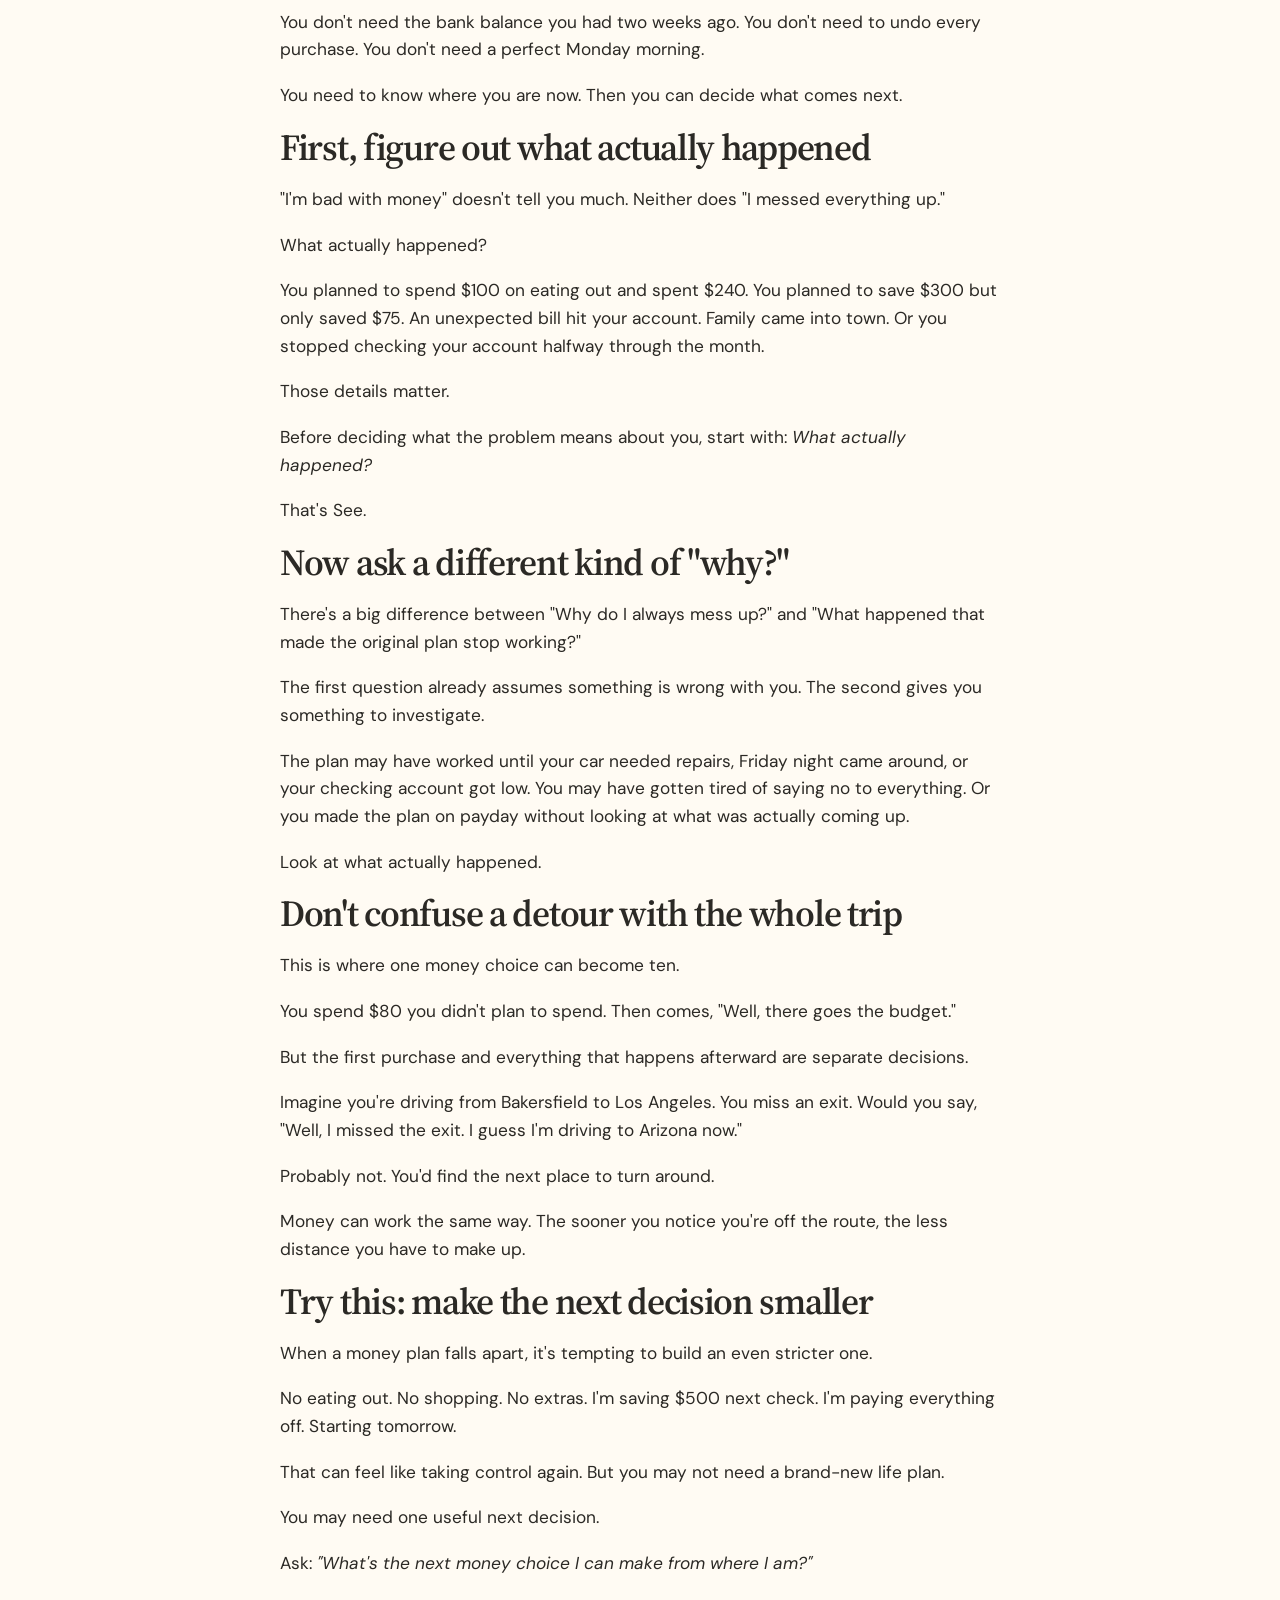
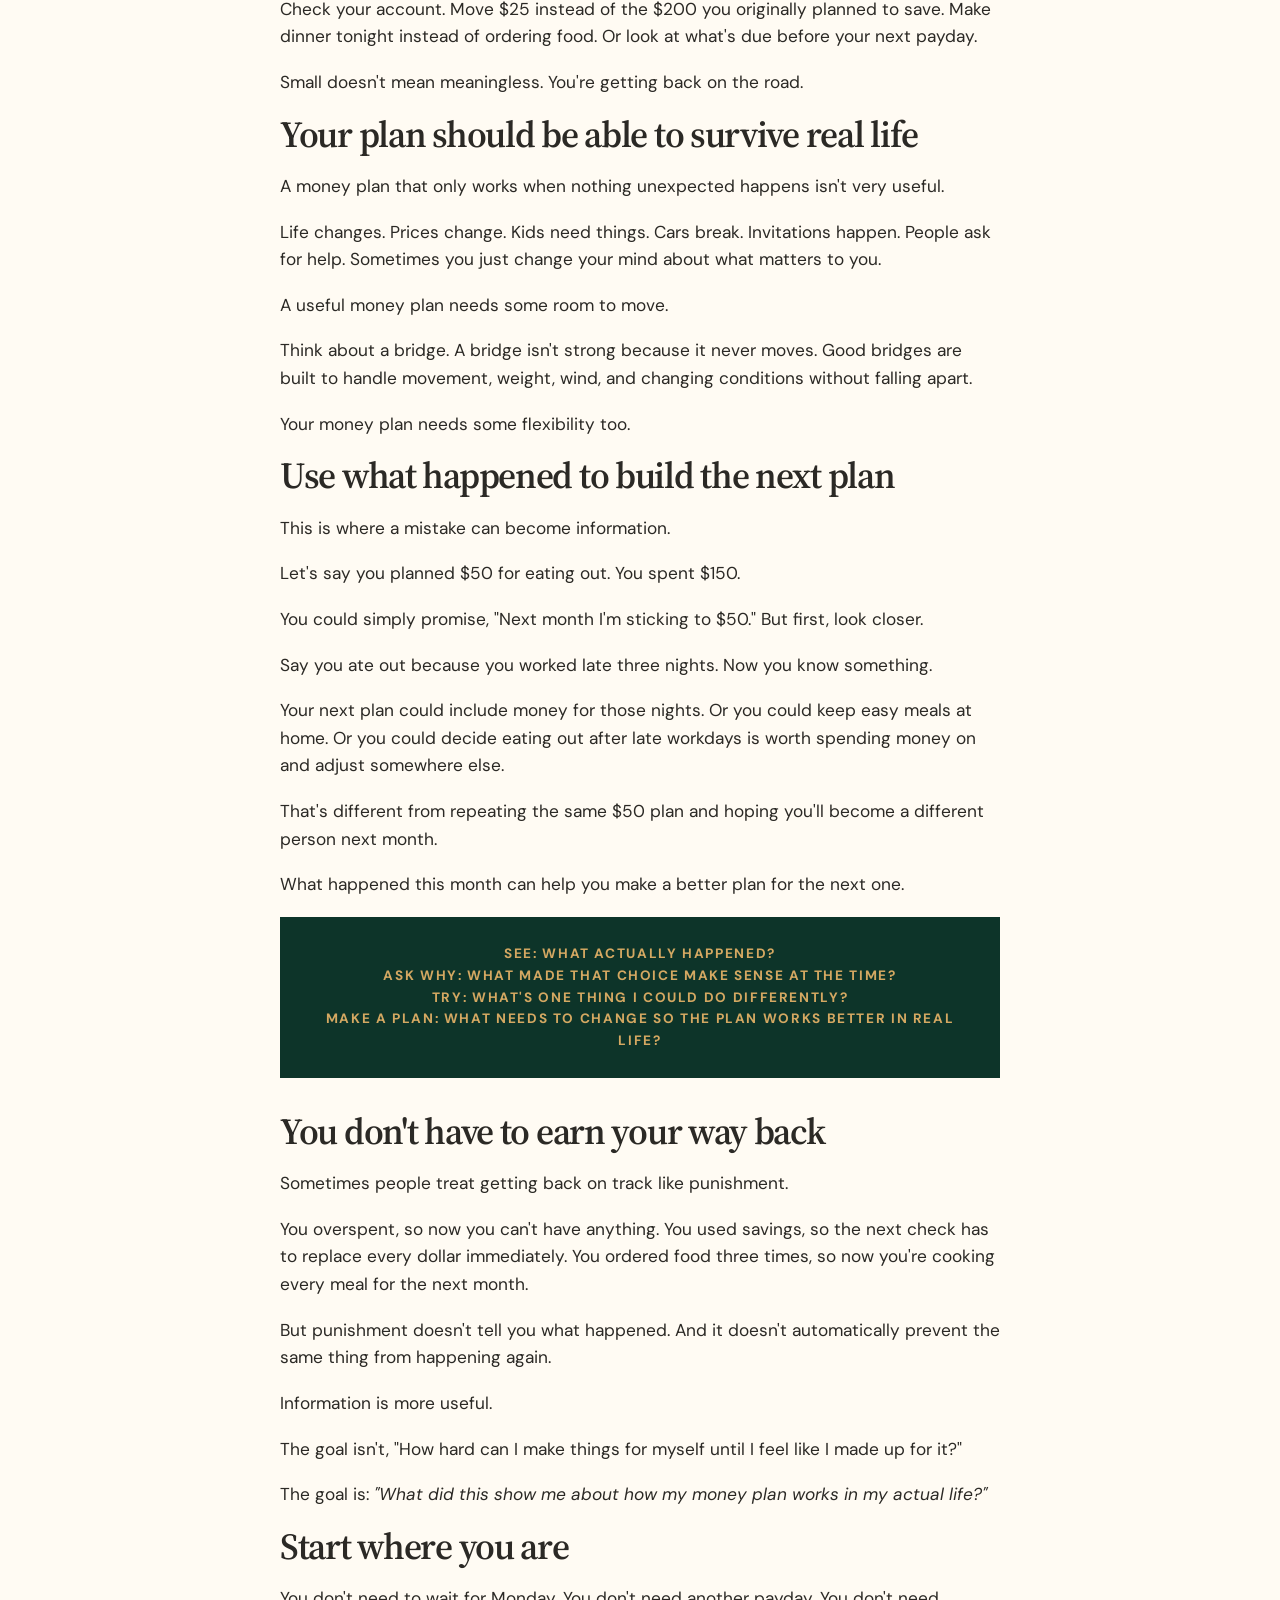
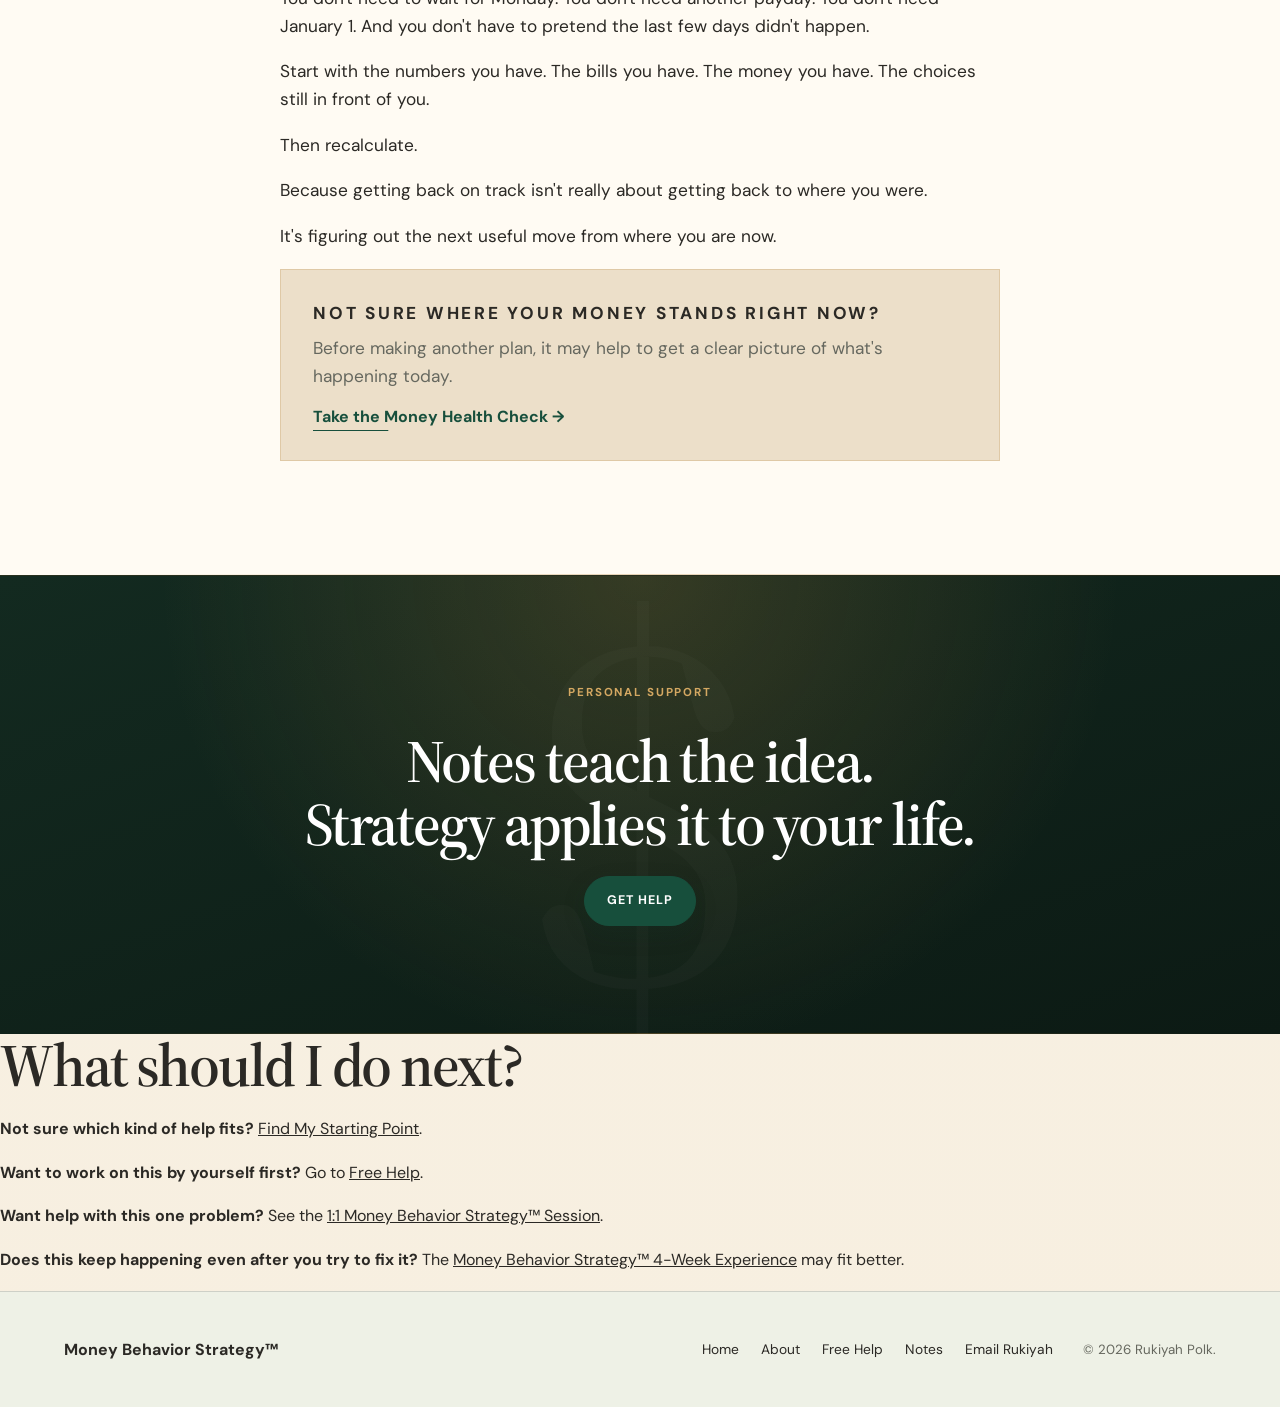
<file: how-do-i-get-back-on-track-after-messing-up-my-money-plan.html>
<!DOCTYPE html>
<html lang="en"><head><meta charset="utf-8"/><meta content="width=device-width,initial-scale=1" name="viewport"/><title>How Do I Get Back on Track After Messing Up My Money Plan? | Money Behavior Strategy™</title><meta content="A wrong turn doesn't erase the destination. Here's how to recalculate your money plan instead of starting over from scratch." name="description"/><link href="favicon.svg" rel="icon" type="image/svg+xml"/><meta content="How Do I Get Back on Track After Messing Up My Money Plan? | Money Behavior Strategy™" property="og:title"/><meta content="assets/social-card.png" property="og:image"/><link href="https://fonts.googleapis.com" rel="preconnect"/><link crossorigin="" href="https://fonts.gstatic.com" rel="preconnect"/><link href="https://fonts.googleapis.com/css2?family=DM+Sans:wght@400;500;600;700&amp;family=Source+Serif+4:opsz,wght@8..60,500;8..60,600&amp;display=swap" rel="stylesheet"/><link href="styles.css" rel="stylesheet"/></head><body class="editorial-site">
<header class="site-header"><a class="brand" href="index.html"><strong>Money Behavior Strategy™</strong></a><button aria-expanded="false" class="menu">Menu</button><nav><a href="index.html">Home</a><a href="why-my-money-doesnt-last.html">Why My Money Doesn’t Last</a><a href="about.html">About</a><a href="resources.html">Free Help</a><a class="nav-button" href="work-with-me.html">Get Help</a></nav></header>
<main>
<section class="page-hero">
<div class="container">
<p class="eyebrow">Money Behavior Notes</p>
<h1>How Do I Get Back on Track After Messing Up My Money Plan?</h1>
<p class="article-byline">Rukiyah Polk, Money Behavior Strategist</p>
</div>
</section>
<div class="ribbon">See It <span>✦</span> Ask Why <span>✦</span> Try Something New <span>✦</span> Make a Plan</div>
<article class="section article-body">
<div class="container">
<p>You had a plan.</p>
<p>You were going to spend less this month. Pay something off. Stop ordering food. Save part of every check. Keep your account above a certain amount.</p>
<p>And then you didn't.</p>
<p>It could have been one purchase, a rough week, or simply looking up and realizing the whole month went sideways.</p>
<p>Here's where one choice can turn into ten: <em>"Well, I already messed it up."</em></p>
<p>So you stop following the plan completely.</p>
<p>You tell yourself you'll start again Monday. Next payday. Next month. After the holidays. When things calm down.</p>
<p>But what if getting back on track doesn't require starting over? What if you could start from where you are?</p>
<h2>A wrong turn doesn't erase the destination</h2>
<p>Think about what happens when you're using GPS and miss a turn.</p>
<p>The GPS doesn't send you back home. It doesn't make you restart the trip. It doesn't say, "You were supposed to turn left two miles ago, so there's really no point now."</p>
<p>It recalculates. It looks at where you are right now and finds another way forward.</p>
<p>Your money plan can do the same thing.</p>
<p>You don't need the bank balance you had two weeks ago. You don't need to undo every purchase. You don't need a perfect Monday morning.</p>
<p>You need to know where you are now. Then you can decide what comes next.</p>
<h2>First, figure out what actually happened</h2>
<p>"I'm bad with money" doesn't tell you much. Neither does "I messed everything up."</p>
<p>What actually happened?</p>
<p>You planned to spend $100 on eating out and spent $240. You planned to save $300 but only saved $75. An unexpected bill hit your account. Family came into town. Or you stopped checking your account halfway through the month.</p>
<p>Those details matter.</p>
<p>Before deciding what the problem means about you, start with: <em>What actually happened?</em></p>
<p>That's See.</p>
<h2>Now ask a different kind of "why?"</h2>
<p>There's a big difference between "Why do I always mess up?" and "What happened that made the original plan stop working?"</p>
<p>The first question already assumes something is wrong with you. The second gives you something to investigate.</p>
<p>The plan may have worked until your car needed repairs, Friday night came around, or your checking account got low. You may have gotten tired of saying no to everything. Or you made the plan on payday without looking at what was actually coming up.</p>
<p>Look at what actually happened.</p>
<h2>Don't confuse a detour with the whole trip</h2>
<p>This is where one money choice can become ten.</p>
<p>You spend $80 you didn't plan to spend. Then comes, "Well, there goes the budget."</p>
<p>But the first purchase and everything that happens afterward are separate decisions.</p>
<p>Imagine you're driving from Bakersfield to Los Angeles. You miss an exit. Would you say, "Well, I missed the exit. I guess I'm driving to Arizona now."</p>
<p>Probably not. You'd find the next place to turn around.</p>
<p>Money can work the same way. The sooner you notice you're off the route, the less distance you have to make up.</p>
<h2>Try this: make the next decision smaller</h2>
<p>When a money plan falls apart, it's tempting to build an even stricter one.</p>
<p>No eating out. No shopping. No extras. I'm saving $500 next check. I'm paying everything off. Starting tomorrow.</p>
<p>That can feel like taking control again. But you may not need a brand-new life plan.</p>
<p>You may need one useful next decision.</p>
<p>Ask: <em>"What's the next money choice I can make from where I am?"</em></p>
<p>Check your account. Move $25 instead of the $200 you originally planned to save. Make dinner tonight instead of ordering food. Or look at what's due before your next payday.</p>
<p>Small doesn't mean meaningless. You're getting back on the road.</p>
<h2>Your plan should be able to survive real life</h2>
<p>A money plan that only works when nothing unexpected happens isn't very useful.</p>
<p>Life changes. Prices change. Kids need things. Cars break. Invitations happen. People ask for help. Sometimes you just change your mind about what matters to you.</p>
<p>A useful money plan needs some room to move.</p>
<p>Think about a bridge. A bridge isn't strong because it never moves. Good bridges are built to handle movement, weight, wind, and changing conditions without falling apart.</p>
<p>Your money plan needs some flexibility too.</p>
<h2>Use what happened to build the next plan</h2>
<p>This is where a mistake can become information.</p>
<p>Let's say you planned $50 for eating out. You spent $150.</p>
<p>You could simply promise, "Next month I'm sticking to $50." But first, look closer.</p>
<p>Say you ate out because you worked late three nights. Now you know something.</p>
<p>Your next plan could include money for those nights. Or you could keep easy meals at home. Or you could decide eating out after late workdays is worth spending money on and adjust somewhere else.</p>
<p>That's different from repeating the same $50 plan and hoping you'll become a different person next month.</p>
<p>What happened this month can help you make a better plan for the next one.</p>
<div class="article-callout">See: What actually happened?<br/>Ask Why: What made that choice make sense at the time?<br/>Try: What's one thing I could do differently?<br/>Make a Plan: What needs to change so the plan works better in real life?</div>
<h2>You don't have to earn your way back</h2>
<p>Sometimes people treat getting back on track like punishment.</p>
<p>You overspent, so now you can't have anything. You used savings, so the next check has to replace every dollar immediately. You ordered food three times, so now you're cooking every meal for the next month.</p>
<p>But punishment doesn't tell you what happened. And it doesn't automatically prevent the same thing from happening again.</p>
<p>Information is more useful.</p>
<p>The goal isn't, "How hard can I make things for myself until I feel like I made up for it?"</p>
<p>The goal is: <em>"What did this show me about how my money plan works in my actual life?"</em></p>
<h2>Start where you are</h2>
<p>You don't need to wait for Monday. You don't need another payday. You don't need January 1. And you don't have to pretend the last few days didn't happen.</p>
<p>Start with the numbers you have. The bills you have. The money you have. The choices still in front of you.</p>
<p>Then recalculate.</p>
<p>Because getting back on track isn't really about getting back to where you were.</p>
<p>It's figuring out the next useful move from where you are now.</p>
<div class="article-followup">
<p class="eyebrow">Not sure where your money stands right now?</p>
<p>Before making another plan, it may help to get a clear picture of what's happening today.</p>
<a class="text-link" href="money-health-check.html">Take the Money Health Check →</a>
</div>
</div>
</article>
<section class="section final-cta">
<div class="container">
<p class="eyebrow">Personal support</p>
<h2>Notes teach the idea.<br/>Strategy applies it to your life.</h2>
<a class="button" href="work-with-me.html">Get Help</a>
</div>
</section>
<section class="article-next-step">
<h2>What should I do next?</h2>
<p><strong>Not sure which kind of help fits?</strong> <a href="find-my-starting-point.html">Find My Starting Point</a>.</p>
<p><strong>Want to work on this by yourself first?</strong> Go to <a href="resources.html">Free Help</a>.</p>
<p><strong>Want help with this one problem?</strong> See the <a href="work-with-me.html">1:1 Money Behavior Strategy™ Session</a>.</p>
<p><strong>Does this keep happening even after you try to fix it?</strong> The <a href="work-with-me.html">Money Behavior Strategy™ 4-Week Experience</a> may fit better.</p>
</section></main>
<footer><strong>Money Behavior Strategy™</strong><div><a href="index.html">Home</a><a href="about.html">About</a><a href="resources.html">Free Help</a><a href="notes.html">Notes</a><a href="mailto:rukiyah@rukiyahpolk.com">Email Rukiyah</a></div><small>© 2026 Rukiyah Polk.</small></footer>
<script src="site.js"></script></body></html>
</file>
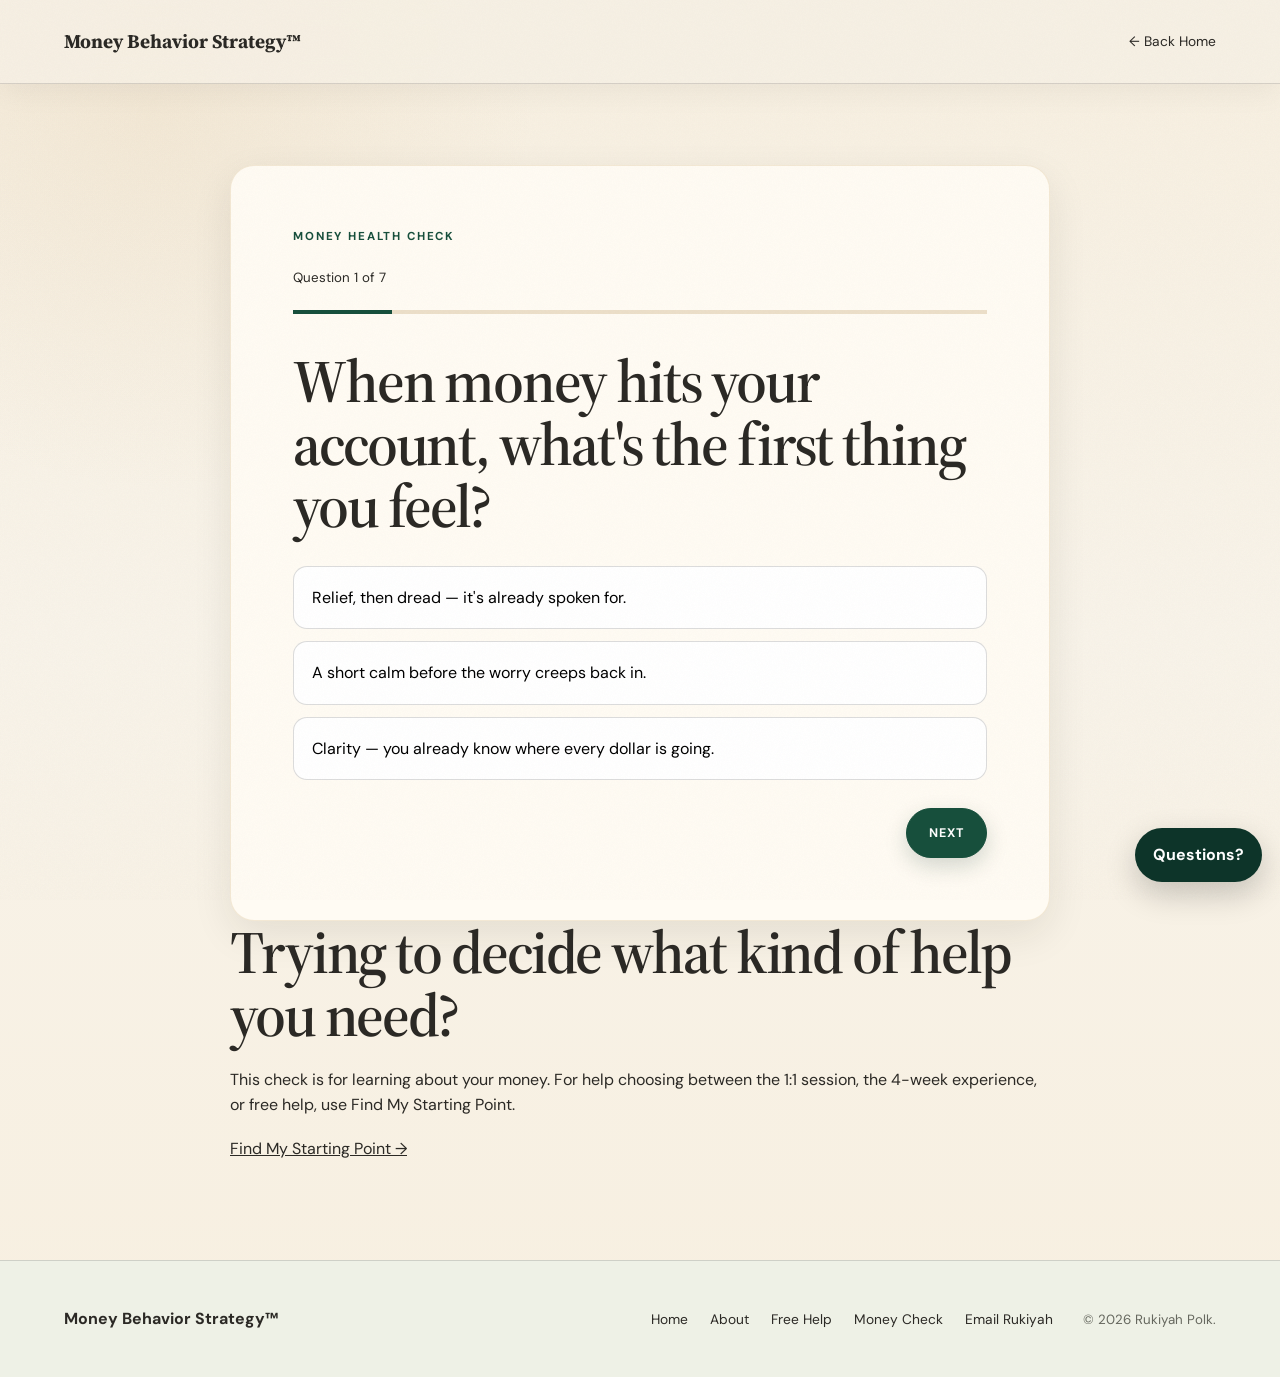
<file: money-health-check.html>
<!DOCTYPE html>
<html lang="en"><head><meta charset="utf-8"/><meta content="width=device-width,initial-scale=1" name="viewport"/><title>Money Health Check | Money Behavior Strategy™</title><meta content="A quick, honest check-in on where your money habits stand right now — take it before you book your Money Behavior Strategy™ Session." name="description"/><link href="favicon.svg" rel="icon" type="image/svg+xml"/><meta content="Money Health Check | Money Behavior Strategy™" property="og:title"/><meta content="assets/social-card.png" property="og:image"/><link href="https://fonts.googleapis.com" rel="preconnect"/><link crossorigin="" href="https://fonts.gstatic.com" rel="preconnect"/><link href="https://fonts.googleapis.com/css2?family=DM+Sans:wght@400;500;600;700&amp;family=Source+Serif+4:opsz,wght@8..60,500;8..60,600&amp;display=swap" rel="stylesheet"/><link href="styles.css" rel="stylesheet"/></head><body class="editorial-site">
<header class="site-header"><a class="brand" href="index.html"><strong>Money Behavior Strategy™</strong></a><nav style="display:flex"><a href="index.html">← Back Home</a></nav></header>
<main class="quiz-wrap">
<div class="quiz-card">
<p class="eyebrow">Money Health Check</p>
<div class="question">
<small id="count">Question 1 of 7</small>
<div class="progress"><i id="bar"></i></div>
<h2 id="qtext">When money hits your account, what's the first thing you feel?</h2>
<div class="answers" id="answers"></div>
<div class="quiz-nav"><button class="button outline" id="back" type="button">Back</button><button class="button" id="next" type="button">Next</button></div>
</div>
<div class="result" id="result">
<p class="eyebrow" id="rtag">Your money health right now</p>
<h1 id="rtitle" style="font-size:clamp(2.4rem,5.5vw,4rem)"></h1>
<p id="rtext"></p>
<p>This is a snapshot, not a grade. It gives us a real starting point.</p>
<p>Now you know where you are. If you want help deciding what to work on first, bring your result with you and we'll make a plan together.</p>
<div class="actions"><a class="button" href="work-with-me.html">Get Help</a></div>
<p class="microcopy"><a class="text-link" href="money-pattern-quiz.html">See what keeps happening with your money →</a></p>
</div>
</div>
<section class="article-next-step"><h2>Trying to decide what kind of help you need?</h2><p>This check is for learning about your money. For help choosing between the 1:1 session, the 4-week experience, or free help, use Find My Starting Point.</p><p><a href="find-my-starting-point.html">Find My Starting Point →</a></p></section></main>
<script src="site.js"></script>
<script>
const data=[
['When money hits your account, what\'s the first thing you feel?',['Relief, then dread — it\'s already spoken for.','A short calm before the worry creeps back in.','Clarity — you already know where every dollar is going.']],
['Your bills are due this week. What\'s actually true?',['You find out you\'re short when something bounces.','You know the amount, but you\'re scrambling to cover it.','It was already planned for before the due date showed up.']],
['When you think about checking your bank balance, you…',['Avoid it — not knowing feels safer than knowing.','Check it anxiously, more than once a day sometimes.','Check it with a plan already in mind, no spiral required.']],
['Saving money feels like…',['Impossible, because there\'s never anything left over.','Something you mean to start once things calm down.','A dollar with a job, moving on its own before you notice.']],
['An unexpected expense shows up. What happens next?',['Panic, then a credit card takes the hit.','You scrape it together, stressed the whole time.','You pull from a fund that\'s been waiting for exactly this.']],
['Spending on joy or giving — where does that live for you?',['Nowhere right now, it\'s survival mode only.','It happens, but guilt always shows up right after.','It\'s planned, it\'s guilt-free, and it\'s on purpose.']],
['If your money had a voice right now, it would say…',['"Where did you go?"','"I\'m trying to keep up with you."','"I know exactly where we\'re headed."']]
];
let i=0,chosen=[];
const q=document.getElementById('qtext'),answers=document.getElementById('answers'),count=document.getElementById('count'),bar=document.getElementById('bar');
function render(){
  q.textContent=data[i][0];
  count.textContent=`Question ${i+1} of 7`;
  bar.style.width=`${(i+1)/7*100}%`;
  answers.innerHTML='';
  data[i][1].forEach((t,n)=>{
    let b=document.createElement('button');
    b.className='answer'+(chosen[i]===n?' selected':'');
    b.textContent=t;
    b.onclick=()=>{chosen[i]=n;render()};
    answers.appendChild(b);
  });
  document.getElementById('back').style.visibility=i?'visible':'hidden';
}
render();
document.getElementById('back').onclick=()=>{ if(i){ i--; render(); } };
document.getElementById('next').onclick=()=>{
  if(chosen[i]===undefined) return alert('Choose the answer that feels closest to you.');
  if(i<6){ i++; render(); }
  else{
    const total = chosen.reduce((sum,n)=>sum+(n+1),0); // A=1,B=2,C=3, range 7-21
    let title, text;
    if(total<=11){
      title='Not There Yet';
      text='Right now, money mostly happens to you instead of the other way around. That\'s not a character flaw — it\'s a starting point. Working with me 1:1 is where we find out what\'s driving it and build your first real steps.';
    } else if(total<=16){
      title='On the Bridge';
      text='You\'re not stuck, but you\'re not steady either — some days feel handled, some don\'t. Working with me 1:1 can help you find the exact gap that\'s still tripping you up.';
    } else {
      title='Across the Bridge';
      text='You\'ve already built real structure. Working with me 1:1 is where we sharpen it, close any remaining gaps, and make sure it holds under pressure.';
    }
    document.querySelector('.question').classList.add('hide');
    document.getElementById('result').classList.add('show');
    document.getElementById('rtitle').textContent=title;
    document.getElementById('rtext').textContent=text;
  }
};
</script>
<footer><strong>Money Behavior Strategy™</strong><div><a href="index.html">Home</a><a href="about.html">About</a><a href="resources.html">Free Help</a><a href="money-pattern-quiz.html">Money Check</a><a href="mailto:rukiyah@rukiyahpolk.com">Email Rukiyah</a></div><small>© 2026 Rukiyah Polk.</small></footer>
</body></html>
</file>
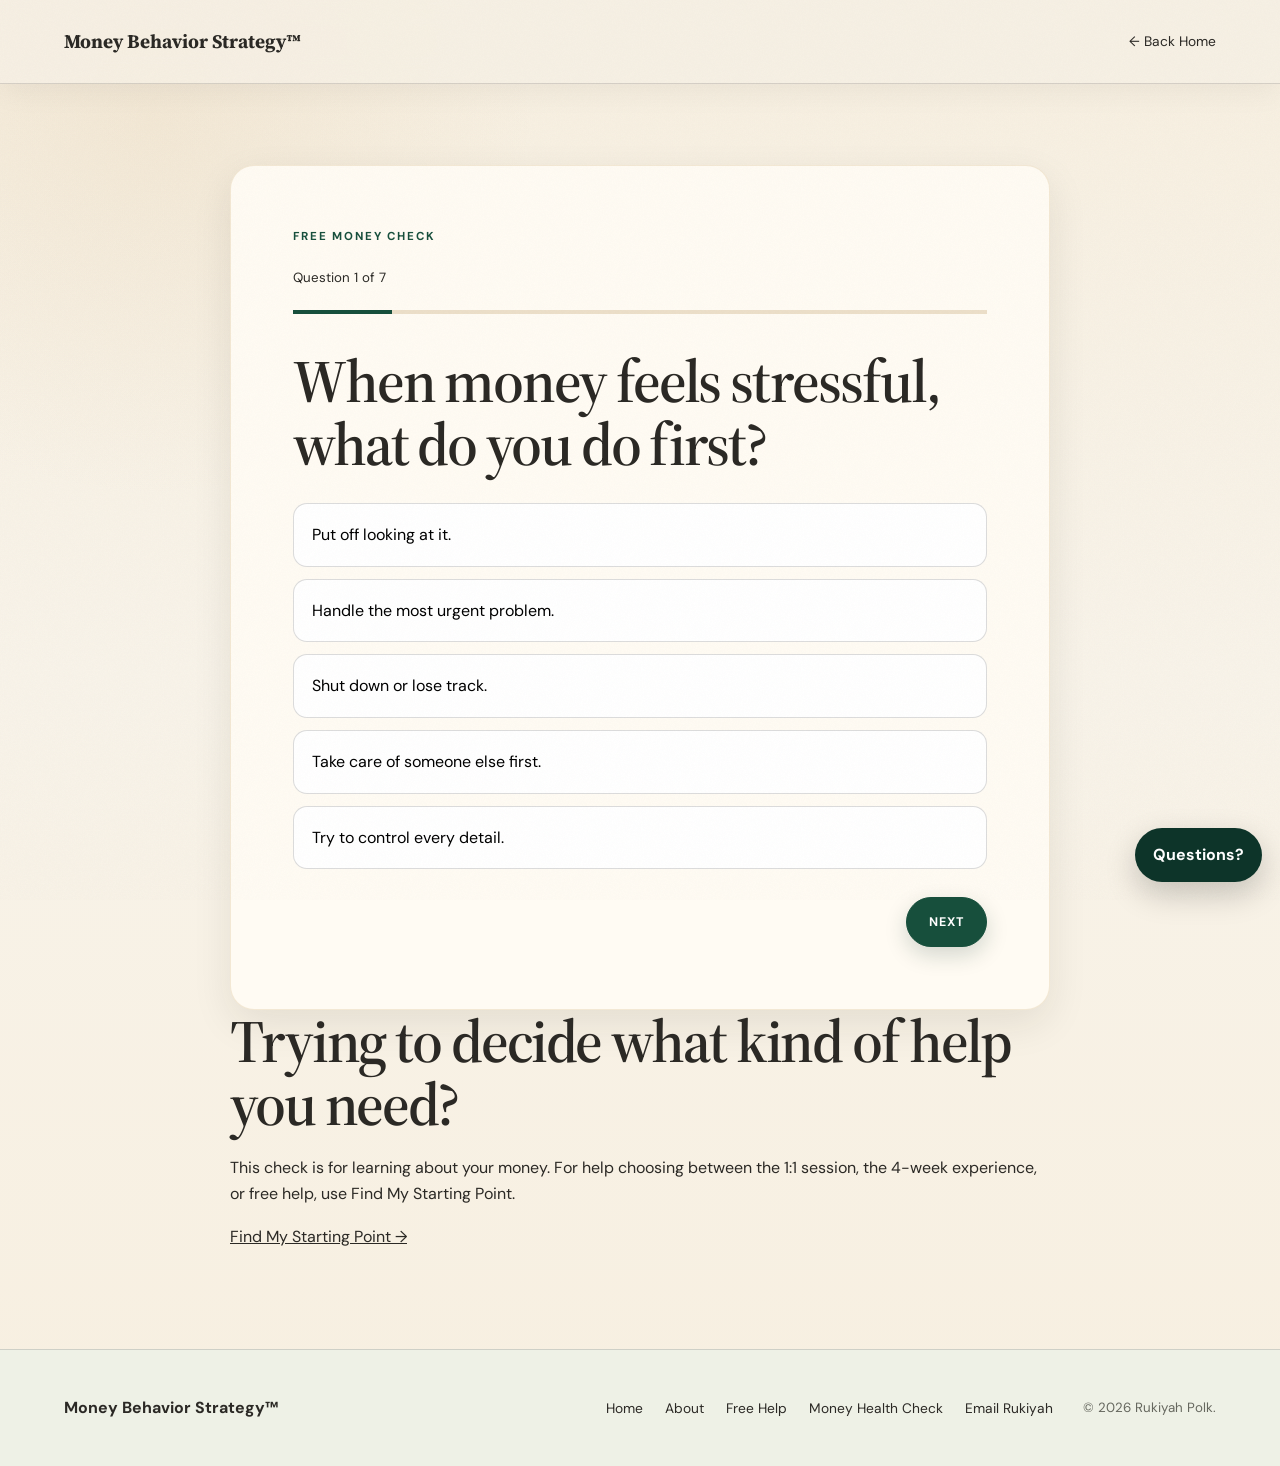
<file: money-pattern-quiz.html>
<!DOCTYPE html>
<html lang="en"><head><meta charset="utf-8"/><meta content="width=device-width,initial-scale=1" name="viewport"/><title>What Keeps Happening With My Money? | Money Behavior Strategy™</title><meta content="Answer 7 simple questions to see what keeps happening with your money and what to work on first." name="description"/><link href="favicon.svg" rel="icon" type="image/svg+xml"/><meta content="What Keeps Happening With My Money? | Money Behavior Strategy™" property="og:title"/><meta content="assets/social-card.png" property="og:image"/><link href="https://fonts.googleapis.com" rel="preconnect"/><link crossorigin="" href="https://fonts.gstatic.com" rel="preconnect"/><link href="https://fonts.googleapis.com/css2?family=DM+Sans:wght@400;500;600;700&amp;family=Source+Serif+4:opsz,wght@8..60,500;8..60,600&amp;display=swap" rel="stylesheet"/><link href="styles.css" rel="stylesheet"/></head><body class="editorial-site">
<header class="site-header"><a class="brand" href="index.html"><strong>Money Behavior Strategy™</strong></a><nav style="display:flex"><a href="index.html">← Back Home</a></nav></header>
<main class="quiz-wrap">
<div class="quiz-card">
<p class="eyebrow">Free Money Check</p>
<div class="question">
<small id="count">Question 1 of 7</small>
<div class="progress"><i id="bar"></i></div>
<h2 id="qtext">When money feels stressful, what do you do first?</h2>
<div class="answers" id="answers"></div>
<div class="quiz-nav"><button class="button outline" id="back" type="button">Back</button><button class="button" id="next" type="button">Next</button></div>
</div>
<div class="result" id="result">
<p class="eyebrow">What may need your attention first</p>
<h1 id="rtitle" style="font-size:clamp(3rem,6vw,5rem)"></h1>
<p id="rtext"></p>
<p>This isn’t a label. It’s one place to look at what’s happening with your money right now.</p>
<p>Want help with it? Bring your result with you. You and I can look at a real example and decide what to do next.</p>
<div class="actions"><a class="button" href="work-with-me.html">Get Help</a></div>
<p class="microcopy"><a class="text-link" href="resources.html">See more free help →</a></p>
</div>
</div>
<section class="article-next-step"><h2>Trying to decide what kind of help you need?</h2><p>This check is for learning about your money. For help choosing between the 1:1 session, the 4-week experience, or free help, use Find My Starting Point.</p><p><a href="find-my-starting-point.html">Find My Starting Point →</a></p></section></main>
<script src="site.js"></script>
<script>
const types=['I put off looking at my money','I wait until there is a money emergency','I lose track of my money','I put other people before my own money needs','I hold on to money because spending feels scary'];const data=[['When money feels stressful, what do you do first?',['Put off looking at it.','Handle the most urgent problem.','Shut down or lose track.','Take care of someone else first.','Try to control every detail.']],['Which sentence sounds most like you?',['I will deal with it later.','I can fix this when it happens.','I do not want to think about it.','People need me more than I need the money.','I feel better when I hold on tightly.']],['What makes money planning hardest?',['Opening the accounts or bills.','There is always another emergency.','I lose focus and stop checking.','My plan changes when someone asks for help.','I worry the plan will leave me exposed.']],['After a money mistake, you usually…',['Avoid the numbers.','Rush to repair the damage.','Disconnect from the whole situation.','Focus on what everyone else needs.','Make stricter rules.']],['What would bring the most relief?',['Feeling able to look without fear.','Getting ahead of the next crisis.','Staying present and consistent.','Making room for my own needs.','Feeling secure without controlling everything.']],['When extra money arrives, you tend to…',['Leave it unplanned.','Use it on the latest urgent need.','Forget where it went.','Share or spend it on others.','Hold it and feel afraid to use it.']],['Which change feels most important?',['Facing money one small step at a time.','Planning before the emergency.','Staying connected to my money.','Including myself in the plan.','Learning to trust a flexible system.']]];let i=0,chosen=[],scores=[0,0,0,0,0];const q=document.getElementById('qtext'),answers=document.getElementById('answers'),count=document.getElementById('count'),bar=document.getElementById('bar');function render(){q.textContent=data[i][0];count.textContent=`Question ${i+1} of 7`;bar.style.width=`${(i+1)/7*100}%`;answers.innerHTML='';data[i][1].forEach((t,n)=>{let b=document.createElement('button');b.className='answer'+(chosen[i]===n?' selected':'');b.textContent=t;b.onclick=()=>{chosen[i]=n;render()};answers.appendChild(b)});document.getElementById('back').style.visibility=i?'visible':'hidden'}render();document.getElementById('back').onclick=()=>{if(i){i--;render()}};document.getElementById('next').onclick=()=>{if(chosen[i]===undefined)return alert('Choose the answer that feels closest to you.');if(i<6){i++;render()}else{chosen.forEach(n=>scores[n]++);let max=scores.indexOf(Math.max(...scores));let copy=['You may wait to check balances, bills, or accounts when money feels stressful. Start by looking at one real number today.','You may deal with money after something becomes urgent. Start by choosing one bill or need before the next problem shows up.','You may stop checking your money when life gets busy or stressful. Start with one short money check each week.','You may give or spend on other people before making sure your own needs are covered. Start by putting your needs into the plan before someone asks.','You may be afraid to spend even when the money is there. Start by deciding what is safe to spend before the choice comes up.'];document.querySelector('.question').classList.add('hide');document.getElementById('result').classList.add('show');document.getElementById('rtitle').textContent=types[max];document.getElementById('rtext').textContent=copy[max]}};
</script>
<footer><strong>Money Behavior Strategy™</strong><div><a href="index.html">Home</a><a href="about.html">About</a><a href="resources.html">Free Help</a><a href="money-health-check.html">Money Health Check</a><a href="mailto:rukiyah@rukiyahpolk.com">Email Rukiyah</a></div><small>© 2026 Rukiyah Polk.</small></footer>
</body></html>
</file>
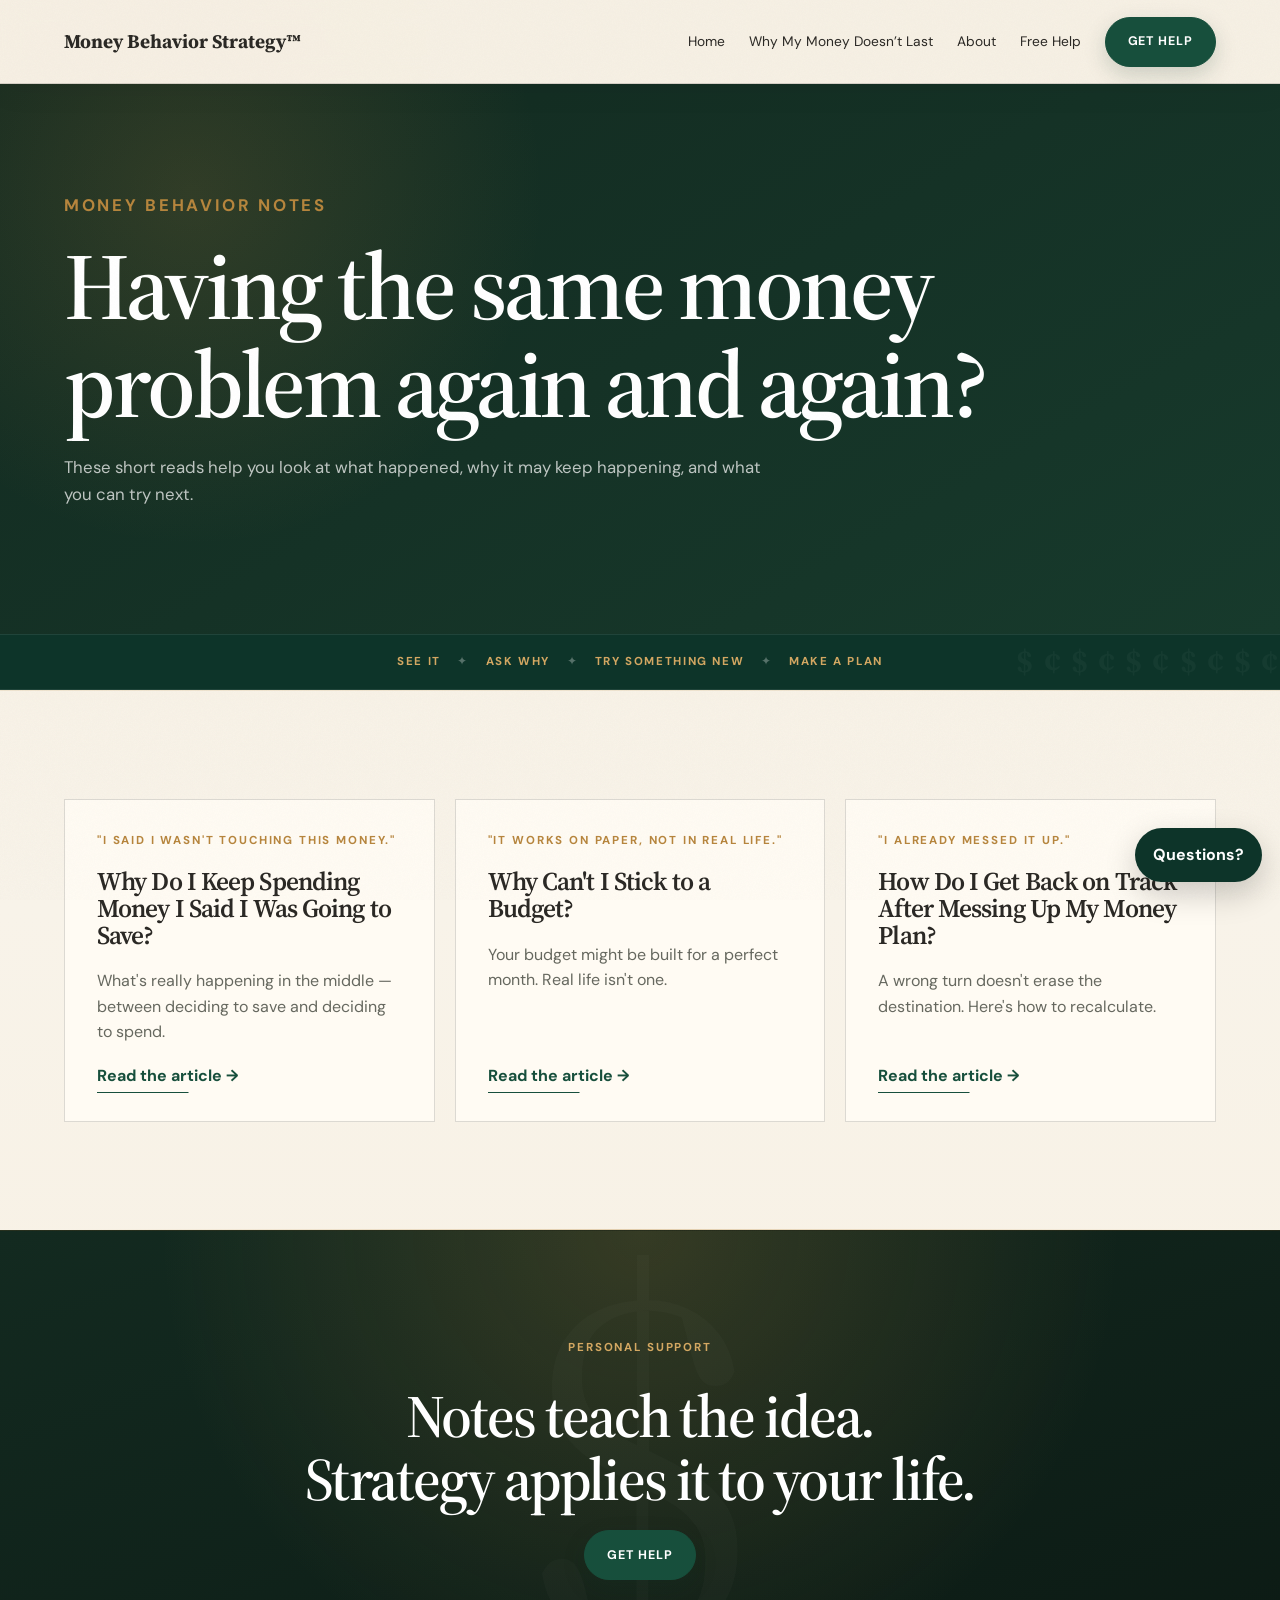
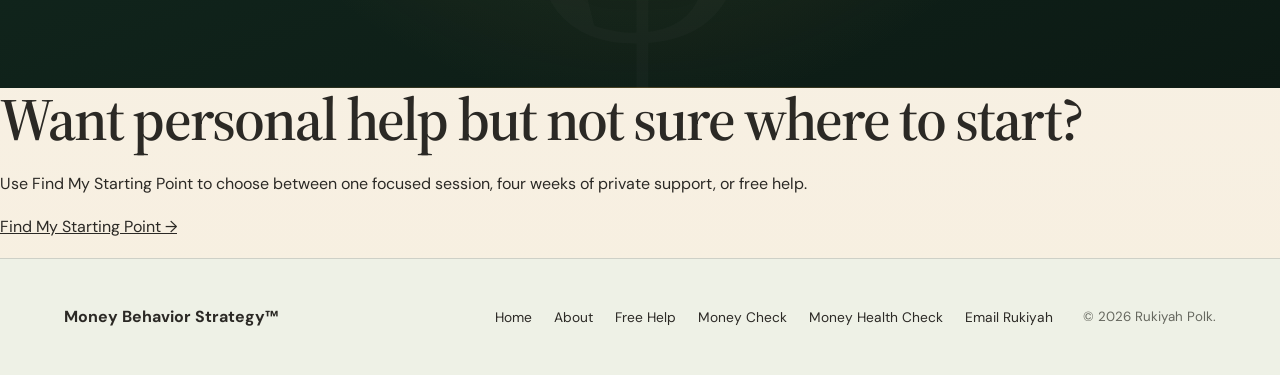
<file: notes.html>
<!doctype html><html lang="en"><head><meta charset="utf-8"><meta name="viewport" content="width=device-width,initial-scale=1"><title>Money Behavior Notes | Money Behavior Strategy™</title><meta name="description" content="Simple ideas and practical steps for changing everyday money habits — through the Money Behavior Strategy™ lens."><link rel="icon" type="image/svg+xml" href="favicon.svg"><meta property="og:title" content="Money Behavior Notes | Money Behavior Strategy™"><meta property="og:image" content="assets/social-card.png"><link rel="preconnect" href="https://fonts.googleapis.com"><link rel="preconnect" href="https://fonts.gstatic.com" crossorigin><link href="https://fonts.googleapis.com/css2?family=DM+Sans:wght@400;500;600;700&family=Source+Serif+4:opsz,wght@8..60,500;8..60,600&display=swap" rel="stylesheet"><link rel="stylesheet" href="styles.css"></head><body class="editorial-site">
<header class="site-header"><a class="brand" href="index.html"><strong>Money Behavior Strategy™</strong></a><button class="menu" aria-expanded="false">Menu</button><nav><a href="index.html">Home</a><a href="why-my-money-doesnt-last.html">Why My Money Doesn’t Last</a><a href="about.html">About</a><a href="resources.html">Free Help</a><a class="nav-button" href="work-with-me.html">Get Help</a></nav></header>
<main>

<section class="page-hero">
  <div class="container">
    <p class="eyebrow">Money Behavior Notes</p>
    <h1>Having the same money problem again and again?</h1>
    <p>These short reads help you look at what happened, why it may keep happening, and what you can try next.</p>
  </div>
</section>

<div class="ribbon">See It <span>✦</span> Ask Why <span>✦</span> Try Something New <span>✦</span> Make a Plan</div>

<section class="section">
  <div class="container">
    <div class="notes-grid">
      <div class="notes-card"><p class="eyebrow">"I said I wasn't touching this money."</p><h3>Why Do I Keep Spending Money I Said I Was Going to Save?</h3><p>What's really happening in the middle — between deciding to save and deciding to spend.</p><a class="text-link" href="why-do-i-keep-spending-money-i-said-i-was-going-to-save.html">Read the article →</a></div>
      <div class="notes-card"><p class="eyebrow">"It works on paper, not in real life."</p><h3>Why Can't I Stick to a Budget?</h3><p>Your budget might be built for a perfect month. Real life isn't one.</p><a class="text-link" href="why-cant-i-stick-to-a-budget.html">Read the article →</a></div>
      <div class="notes-card"><p class="eyebrow">"I already messed it up."</p><h3>How Do I Get Back on Track After Messing Up My Money Plan?</h3><p>A wrong turn doesn't erase the destination. Here's how to recalculate.</p><a class="text-link" href="how-do-i-get-back-on-track-after-messing-up-my-money-plan.html">Read the article →</a></div>
    </div>
  </div>
</section>

<section class="section final-cta">
  <div class="container">
    <p class="eyebrow">Personal support</p>
    <h2>Notes teach the idea.<br>Strategy applies it to your life.</h2>
    <a class="button" href="work-with-me.html">Get Help</a>
    
  </div>
</section>

<section class="article-next-step"><h2>Want personal help but not sure where to start?</h2><p>Use Find My Starting Point to choose between one focused session, four weeks of private support, or free help.</p><p><a href="find-my-starting-point.html">Find My Starting Point →</a></p></section></main>
<footer><strong>Money Behavior Strategy™</strong><div><a href="index.html">Home</a><a href="about.html">About</a><a href="resources.html">Free Help</a><a href="money-pattern-quiz.html">Money Check</a><a href="money-health-check.html">Money Health Check</a><a href="mailto:rukiyah@rukiyahpolk.com">Email Rukiyah</a></div><small>© 2026 Rukiyah Polk.</small></footer>
<script src="site.js"></script></body></html>
</file>
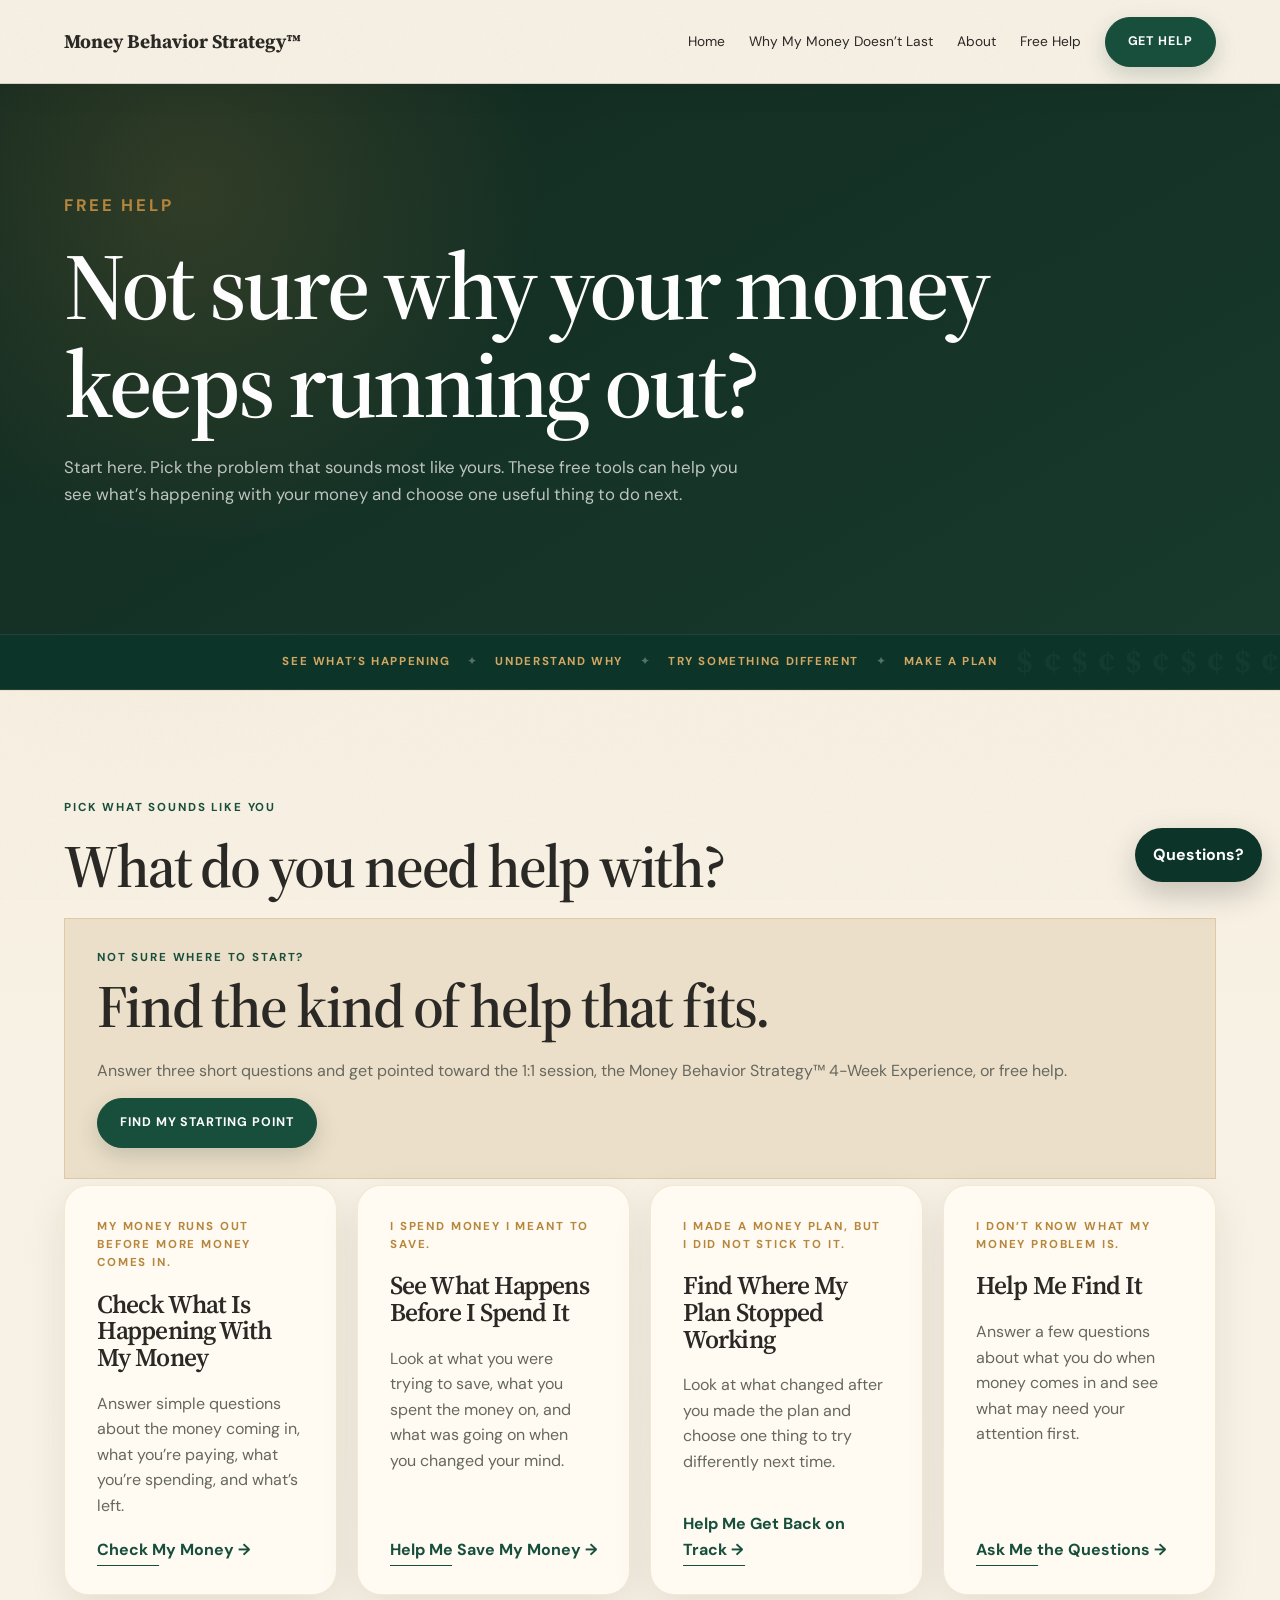
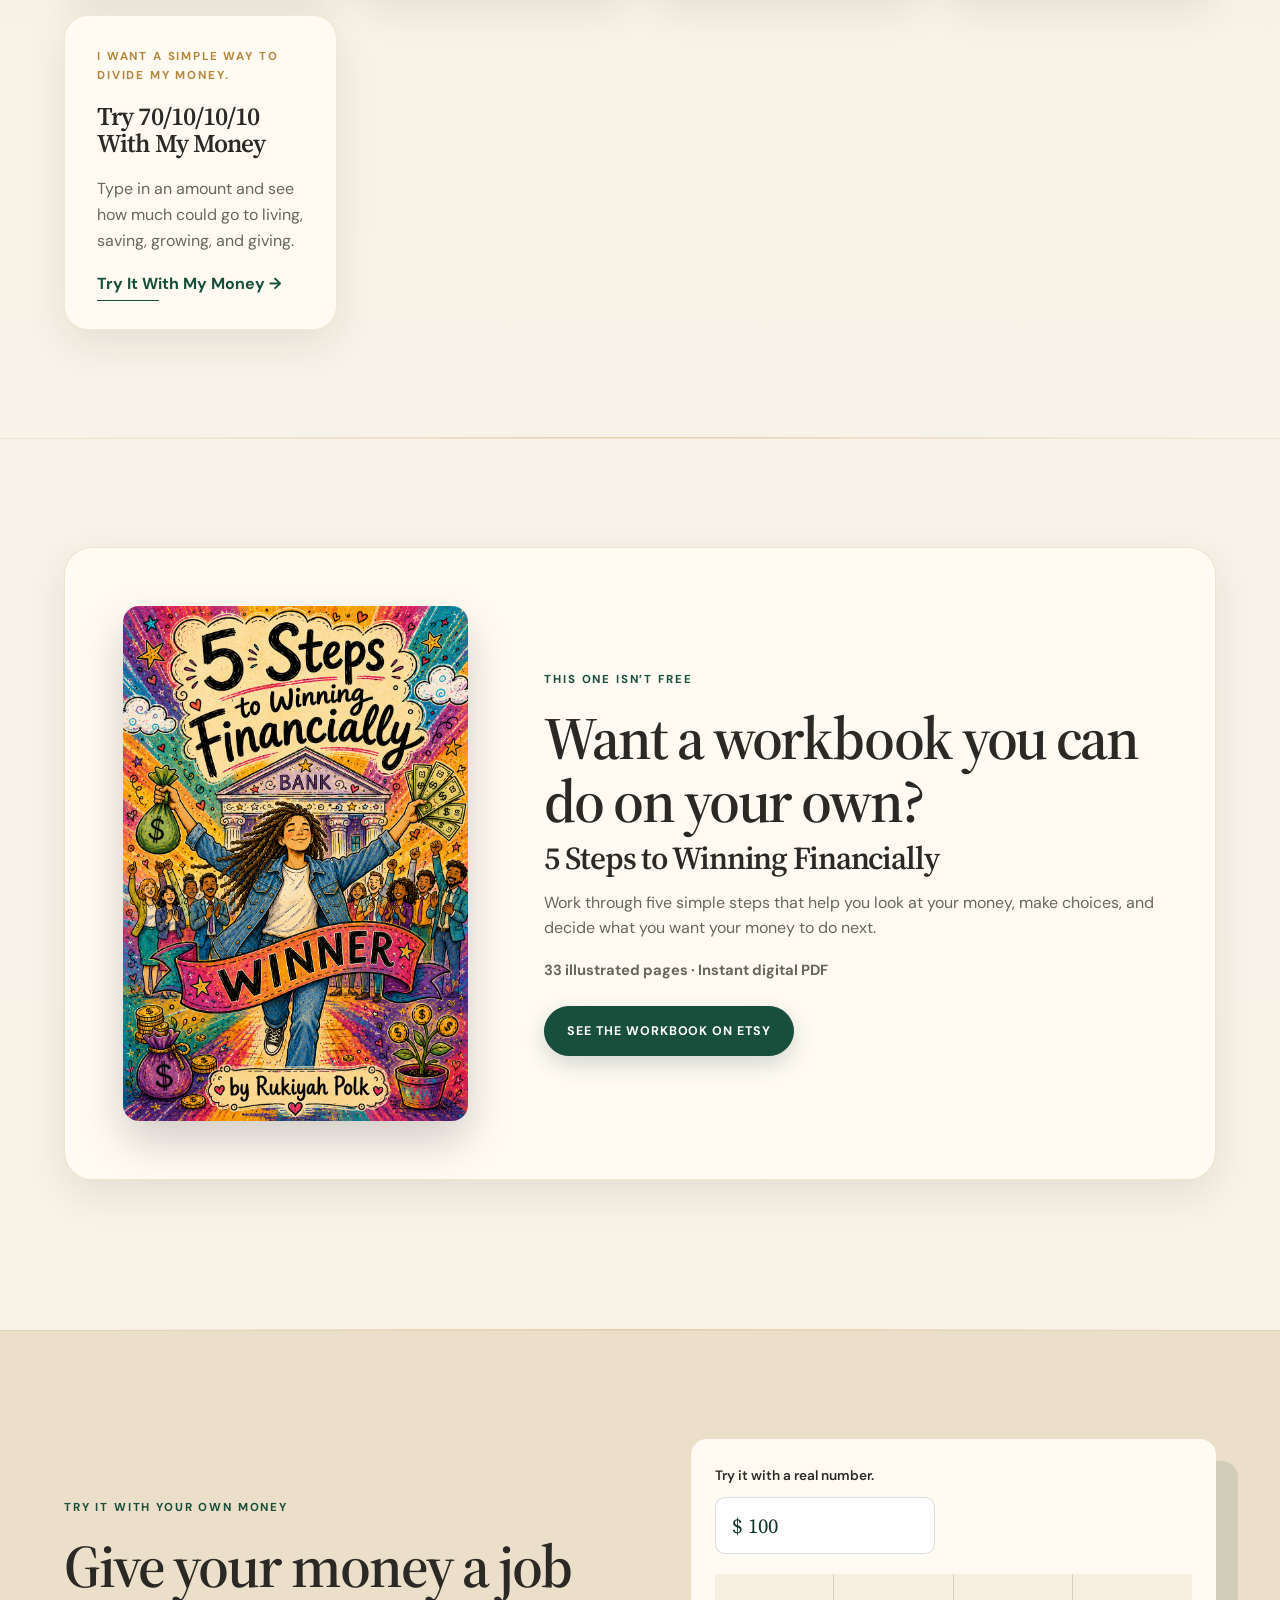
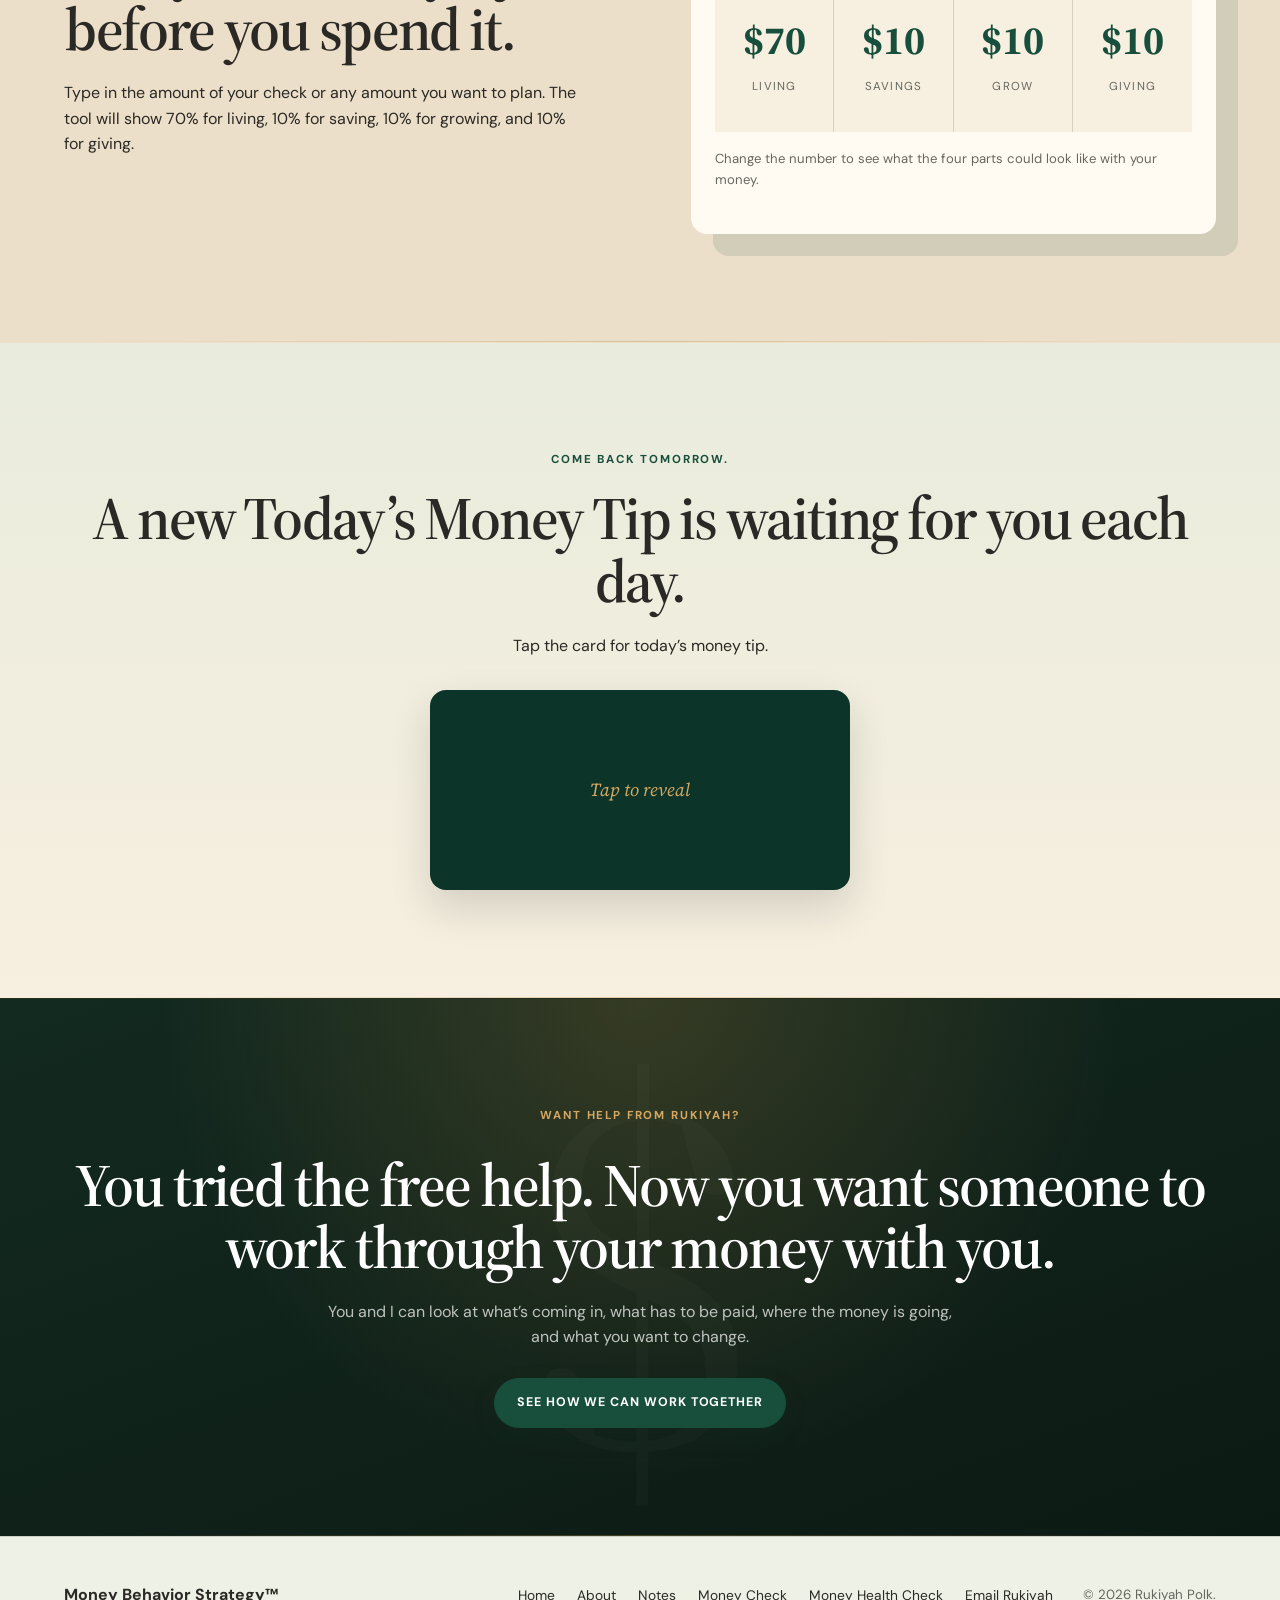
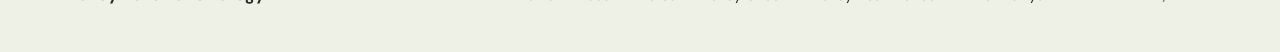
<file: resources.html>
<!DOCTYPE html>
<html lang="en"><head><meta charset="utf-8"/><meta content="width=device-width,initial-scale=1" name="viewport"/><title>Free Help | Money Behavior Strategy™</title><meta content="Not sure why your money keeps running out? Use these free tools to see what is happening with your money and decide what to do next." name="description"/><link href="favicon.svg" rel="icon" type="image/svg+xml"/><meta content="Free Help | Money Behavior Strategy™" property="og:title"/><meta content="assets/social-card.png" property="og:image"/><link href="https://fonts.googleapis.com" rel="preconnect"/><link crossorigin="" href="https://fonts.gstatic.com" rel="preconnect"/><link href="https://fonts.googleapis.com/css2?family=DM+Sans:wght@400;500;600;700&amp;family=Source+Serif+4:opsz,wght@8..60,500;8..60,600&amp;display=swap" rel="stylesheet"/><link href="styles.css" rel="stylesheet"/></head><body class="editorial-site">
<header class="site-header"><a class="brand" href="index.html"><strong>Money Behavior Strategy™</strong></a><button aria-expanded="false" class="menu">Menu</button><nav><a href="index.html">Home</a><a href="why-my-money-doesnt-last.html">Why My Money Doesn’t Last</a><a href="about.html">About</a><a href="resources.html">Free Help</a><a class="nav-button" href="work-with-me.html">Get Help</a></nav></header>
<main>
<section class="page-hero">
<div class="container">
<p class="eyebrow">Free Help</p>
<h1>Not sure why your money keeps running out?</h1>
<p>Start here. Pick the problem that sounds most like yours. These free tools can help you see what’s happening with your money and choose one useful thing to do next.</p>
</div>
</section>
<div class="ribbon">SEE WHAT’S HAPPENING <span>✦</span> UNDERSTAND WHY <span>✦</span> TRY SOMETHING DIFFERENT <span>✦</span> MAKE A PLAN</div>
<section class="section">
<div class="container">
<p class="eyebrow">Pick what sounds like you</p>
<h2>What do you need help with?</h2>
<div class="article-followup"><p class="eyebrow">Not sure where to start?</p><h2>Find the kind of help that fits.</h2><p>Answer three short questions and get pointed toward the 1:1 session, the Money Behavior Strategy™ 4-Week Experience, or free help.</p><a class="button" href="find-my-starting-point.html">Find My Starting Point</a></div><div class="resource-grid">
<div class="resource-card"><p class="eyebrow">My money runs out before more money comes in.</p><h3>Check What Is Happening With My Money</h3><p>Answer simple questions about the money coming in, what you’re paying, what you’re spending, and what’s left.</p><a class="text-link" href="money-health-check.html">Check My Money →</a></div>
<div class="resource-card"><p class="eyebrow">I spend money I meant to save.</p><h3>See What Happens Before I Spend It</h3><p>Look at what you were trying to save, what you spent the money on, and what was going on when you changed your mind.</p><a class="text-link" href="why-do-i-keep-spending-money-i-said-i-was-going-to-save.html">Help Me Save My Money →</a></div>
<div class="resource-card"><p class="eyebrow">I made a money plan, but I did not stick to it.</p><h3>Find Where My Plan Stopped Working</h3><p>Look at what changed after you made the plan and choose one thing to try differently next time.</p><a class="text-link" href="how-do-i-get-back-on-track-after-messing-up-my-money-plan.html">Help Me Get Back on Track →</a></div>
<div class="resource-card"><p class="eyebrow">I don’t know what my money problem is.</p><h3>Help Me Find It</h3><p>Answer a few questions about what you do when money comes in and see what may need your attention first.</p><a class="text-link" href="money-pattern-quiz.html">Ask Me the Questions →</a></div>
<div class="resource-card"><p class="eyebrow">I want a simple way to divide my money.</p><h3>Try 70/10/10/10 With My Money</h3><p>Type in an amount and see how much could go to living, saving, growing, and giving.</p><a class="text-link" href="#tool">Try It With My Money →</a></div>
</div>
</div>
</section>
<section class="section">
<div class="container">
<div class="featured-workbook" id="workbook">
<div class="featured-workbook-image">
<img alt="Cover of 5 Steps to Winning Financially by Rukiyah Polk" src="assets/5-steps-to-winning-financially-cover.png"/>
</div>
<div class="featured-workbook-copy">
<p class="eyebrow">This one isn’t free</p>
<h2>Want a workbook you can do on your own?</h2>
<h3>5 Steps to Winning Financially</h3>
<p>Work through five simple steps that help you look at your money, make choices, and decide what you want your money to do next.</p>
<p class="workbook-meta">33 illustrated pages · Instant digital PDF</p>
<a class="button" href="https://www.etsy.com/listing/4546174277/5-steps-to-winning-financially-money" rel="noopener noreferrer" target="_blank">See the Workbook on Etsy</a>
</div>
</div>
</div>
</section>
<section class="section tool" id="tool">
<div class="container tool-grid">
<div>
<p class="eyebrow">Try it with your own money</p>
<h2>Give your money a job before you spend it.</h2>
<p>Type in the amount of your check or any amount you want to plan. The tool will show 70% for living, 10% for saving, 10% for growing, and 10% for giving.</p>
</div>
<div class="simulator">
<label for="simAmount">Try it with a real number.</label>
<div class="sim-input-row">
<span class="sim-dollar">$</span>
<input id="simAmount" inputmode="decimal" min="0" step="1" type="number" value="100"/>
</div>
<div class="ratio" id="simRatio">
<div><strong id="simLiving">$70</strong><span>Living</span></div>
<div><strong id="simSavings">$10</strong><span>Savings</span></div>
<div><strong id="simGrow">$10</strong><span>Grow</span></div>
<div><strong id="simGiving">$10</strong><span>Giving</span></div>
</div>
<p class="sim-caption">Change the number to see what the four parts could look like with your money.</p>
</div>
</div>
</section>
<section class="section daily-truth">
<div class="container">
<p class="eyebrow">Come back tomorrow.</p>
<h2>A new Today’s Money Tip is waiting for you each day.</h2>
<p>Tap the card for today’s money tip.</p>
<div aria-label="Tap to reveal today's money truth" class="truth-card" id="truthCard" role="button" tabindex="0">
<div class="truth-inner">
<div class="truth-front"><span>Tap to reveal</span></div>
<div class="truth-back"><p id="truthText"></p></div>
</div>
</div>
</div>
</section>
<section class="section final-cta">
<div class="container">
<p class="eyebrow">Want help from Rukiyah?</p>
<h2>You tried the free help. Now you want someone to work through your money with you.</h2>
<p>You and I can look at what’s coming in, what has to be paid, where the money is going, and what you want to change.</p>
<a class="button" href="work-with-me.html">See How We Can Work Together</a>
</div>
</section>
</main>
<footer><strong>Money Behavior Strategy™</strong><div><a href="index.html">Home</a><a href="about.html">About</a><a href="notes.html">Notes</a><a href="money-pattern-quiz.html">Money Check</a><a href="money-health-check.html">Money Health Check</a><a href="mailto:rukiyah@rukiyahpolk.com">Email Rukiyah</a></div><small>© 2026 Rukiyah Polk.</small></footer>
<script src="site.js"></script>
<script>
// Dollar simulator
const simAmount = document.getElementById('simAmount');
function updateSim(){
  let val = parseFloat(simAmount.value);
  if(isNaN(val) || val < 0) val = 0;
  document.getElementById('simLiving').textContent = '$' + (val*0.70).toFixed(0);
  document.getElementById('simSavings').textContent = '$' + (val*0.10).toFixed(0);
  document.getElementById('simGrow').textContent = '$' + (val*0.10).toFixed(0);
  document.getElementById('simGiving').textContent = '$' + (val*0.10).toFixed(0);
}
if(simAmount){ simAmount.addEventListener('input', updateSim); updateSim(); }

// Daily Today’s Money Tip — deterministic pick by day of year, changes daily
const moneyTruths = [
  "If the same money problem keeps coming back, you can learn what happens before it and what to do next.",
  "A budget is not a punishment. It is a plan that already knows what it is doing.",
  "You don't need more money to start. You need a job for the money you already have.",
  "Avoiding the bill doesn't make it smaller. It just makes the moment you open it heavier.",
  "Every dollar you've ever spent taught you something about what you actually value.",
  "Feeling safe with money is not a luxury. It is the foundation everything else stands on.",
  "The plan doesn't have to be perfect. It just has to exist.",
  "You can love someone and still say no to lending them money.",
  "Checking your balance is not the same as judging yourself for what's in it.",
  "Old money habits were protection once. They just don't fit anymore.",
  "Progress is not a straight line. A missed week is not a failed plan.",
  "You are allowed to spend on joy. Giving every dollar a job includes that one too.",
  "Debt is a math problem with an emotional weight attached. Both parts deserve attention.",
  "Knowing what to do and doing it are two different skills. You might already have one.",
  "When you can see what keeps happening, you can choose what to change.",
  "The goal isn't to never feel afraid about money. It's to have a plan even when you do.",
  "Your worth was never tied to your bank balance. It just felt that way for a while.",
  "Small, boring, repeated actions build more security than one big dramatic fix.",
  "You don't have to earn more to feel differently about what you already have.",
  "Rest is not the opposite of progress. It's part of how progress holds.",
  "The story you were taught about money is not the only one available to you.",
  "Asking for help with money is not a failure. It's a plan working as intended.",
  "You can hold structure and softness at the same time. That's what a real plan does.",
  "Comparison steals clarity. Your plan only has to work for your actual life.",
  "The version of you that avoids the app and the version that checks it calmly are not that far apart.",
  "A dollar with a job changes everything — not because it's magic, but because it's decided.",
  "You get to redefine what 'doing well with money' means for you.",
  "Consistency beats intensity. Every time.",
  "Getting paid isn’t the same as having money to spend. Before you buy something, look at what your money still needs to pay for.",
  "You are not starting over. You are starting from exactly where you actually are."
];
const dayOfYear = Math.floor((Date.now() - new Date(new Date().getFullYear(),0,0)) / 86400000);
const todayTruth = moneyTruths[dayOfYear % moneyTruths.length];
const truthText = document.getElementById('truthText');
const truthCard = document.getElementById('truthCard');
if(truthText) truthText.textContent = todayTruth;
if(truthCard){
  function flipTruth(){ truthCard.classList.toggle('flipped'); }
  truthCard.addEventListener('click', flipTruth);
  truthCard.addEventListener('keydown', function(e){ if(e.key==='Enter'||e.key===' '){ e.preventDefault(); flipTruth(); } });
}
</script></body></html>
</file>
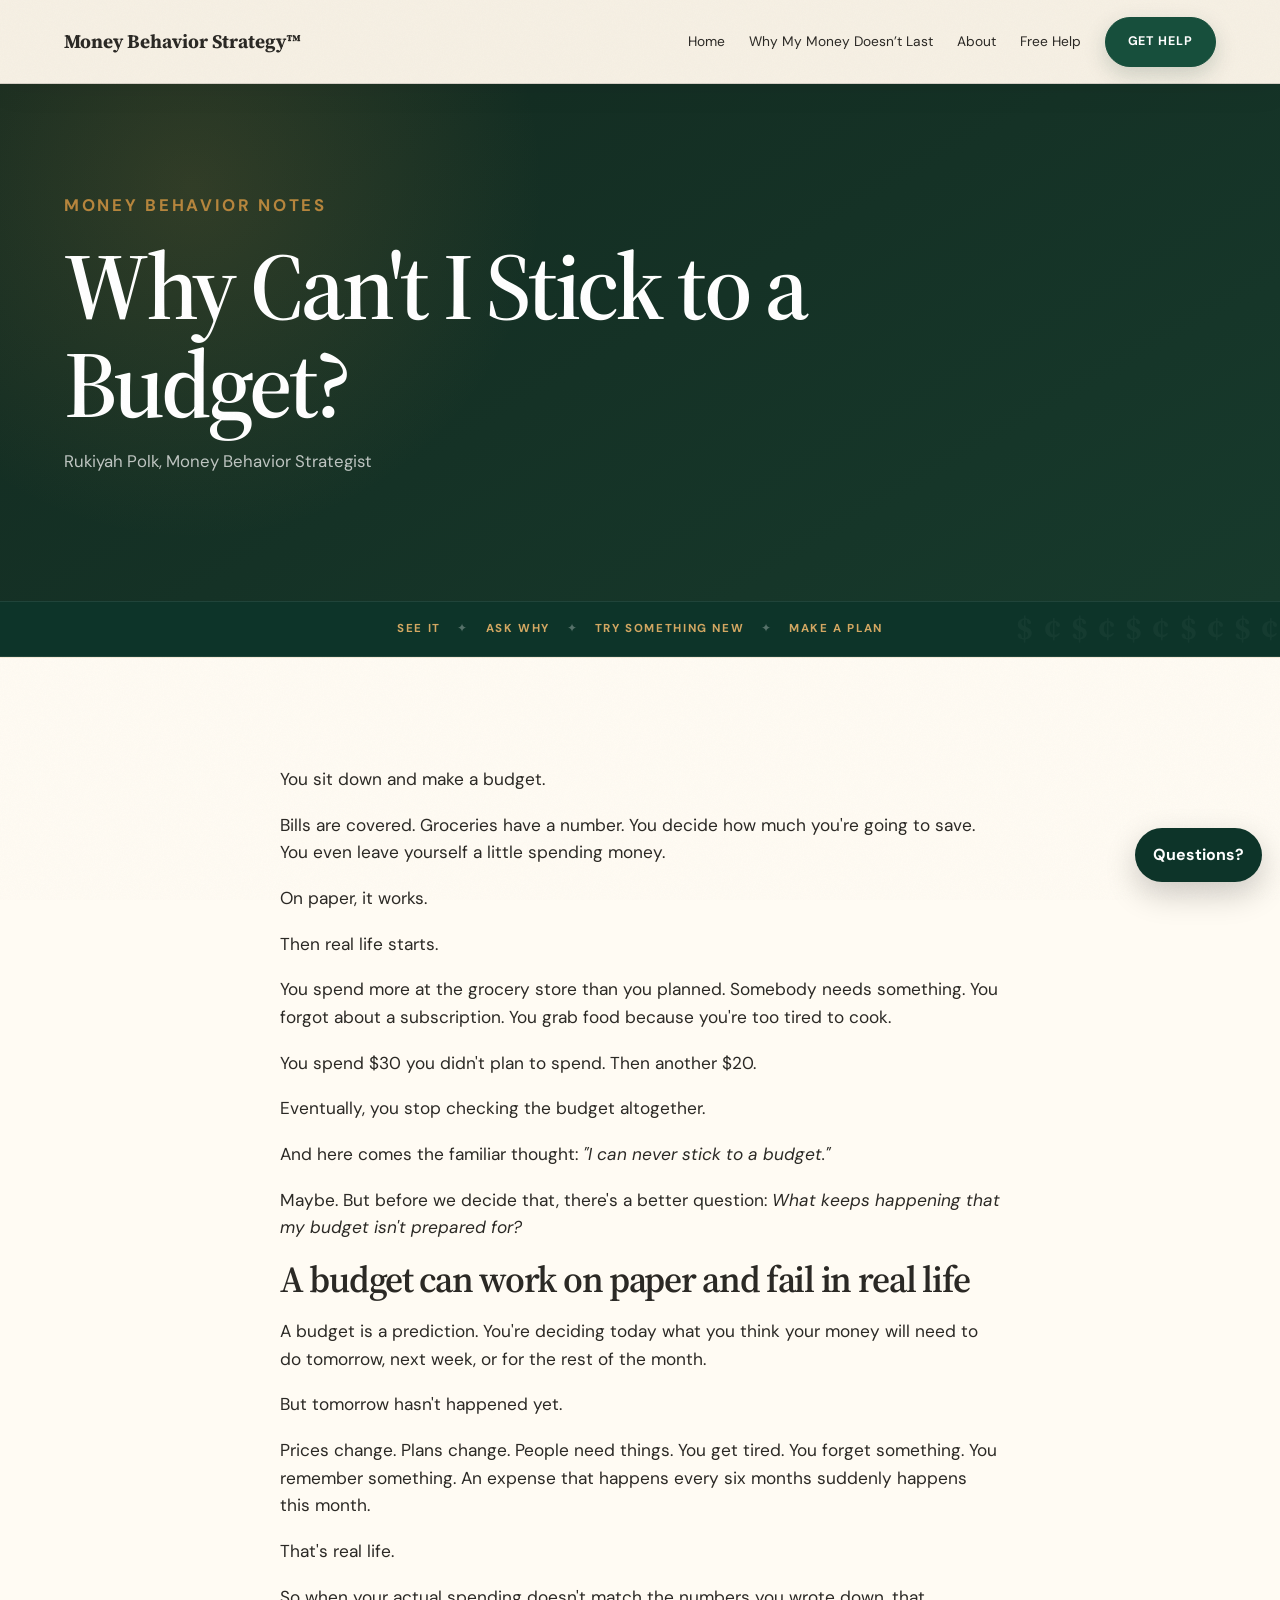
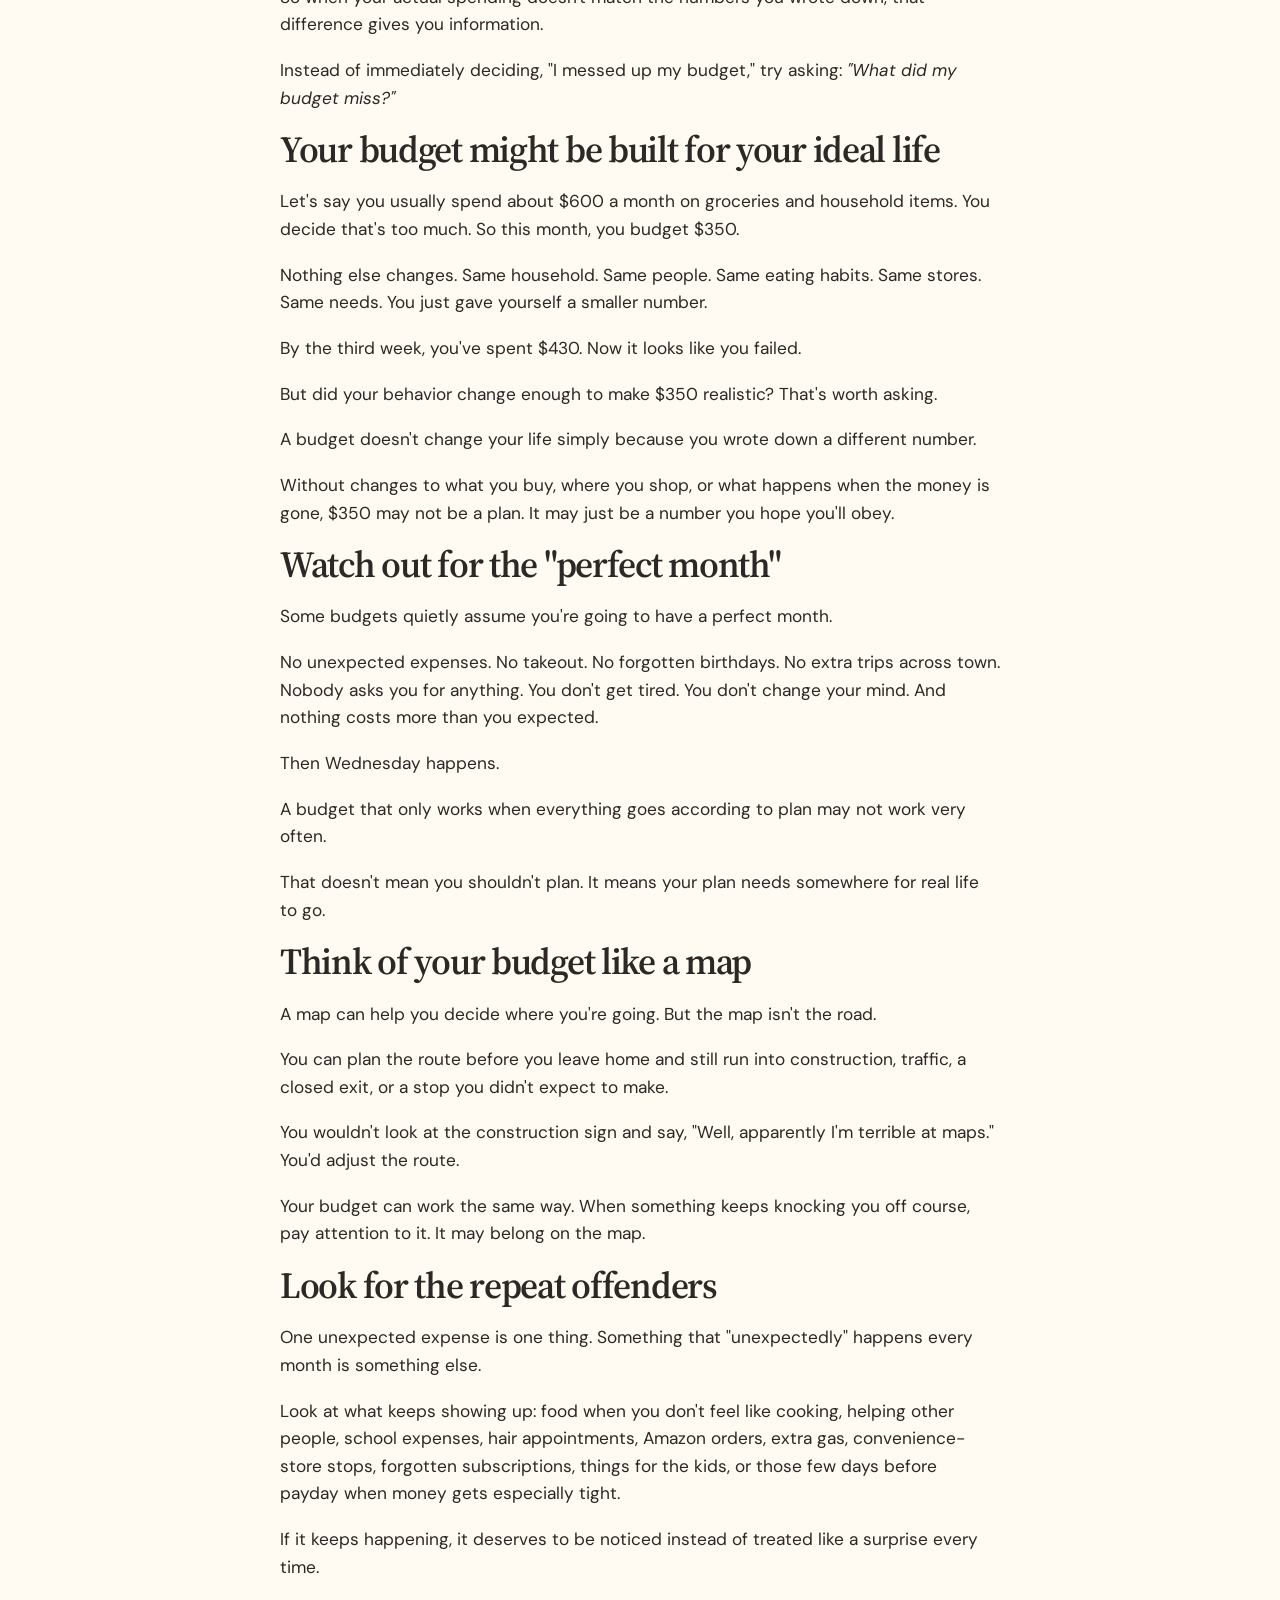
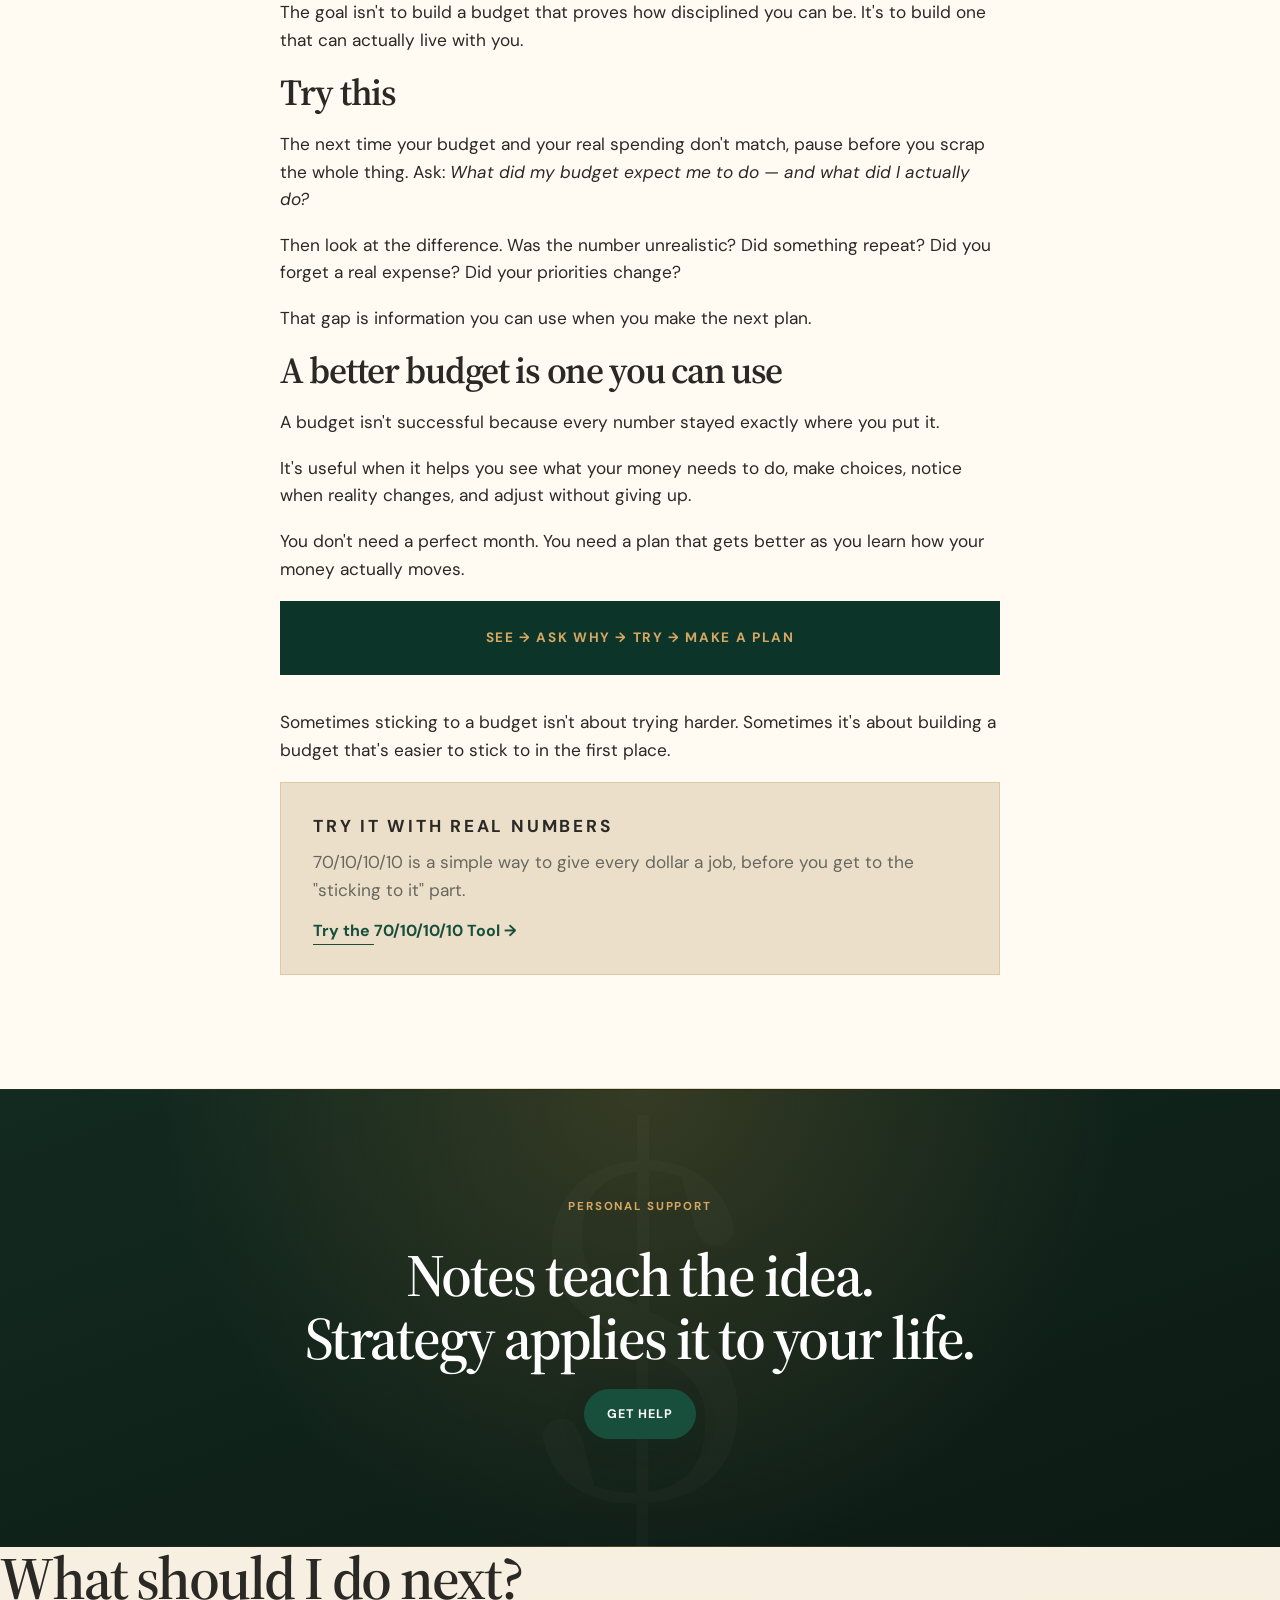
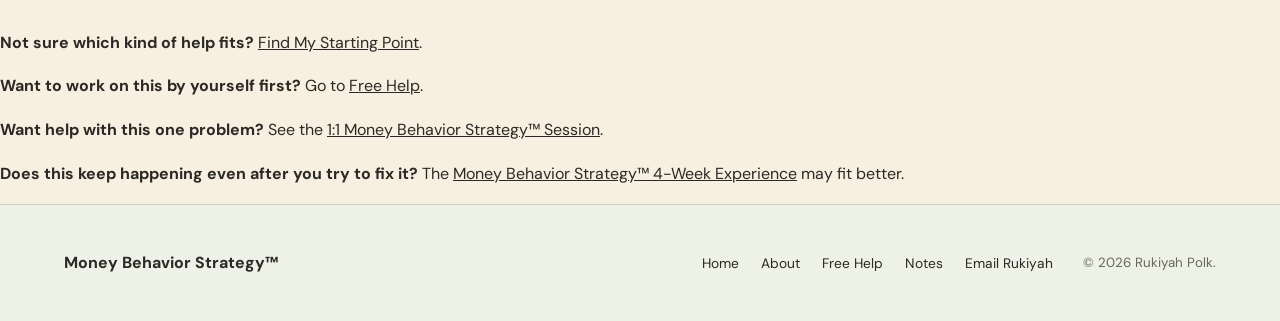
<file: why-cant-i-stick-to-a-budget.html>
<!doctype html><html lang="en"><head><meta charset="utf-8"><meta name="viewport" content="width=device-width,initial-scale=1"><title>Why Can't I Stick to a Budget? | Money Behavior Strategy™</title><meta name="description" content="Your budget works on paper and falls apart in real life. Here's how to find out what your budget is missing — instead of deciding you failed at it."><link rel="icon" type="image/svg+xml" href="favicon.svg"><meta property="og:title" content="Why Can't I Stick to a Budget? | Money Behavior Strategy™"><meta property="og:image" content="assets/social-card.png"><link rel="preconnect" href="https://fonts.googleapis.com"><link rel="preconnect" href="https://fonts.gstatic.com" crossorigin><link href="https://fonts.googleapis.com/css2?family=DM+Sans:wght@400;500;600;700&family=Source+Serif+4:opsz,wght@8..60,500;8..60,600&display=swap" rel="stylesheet"><link rel="stylesheet" href="styles.css"></head><body class="editorial-site">
<header class="site-header"><a class="brand" href="index.html"><strong>Money Behavior Strategy™</strong></a><button class="menu" aria-expanded="false">Menu</button><nav><a href="index.html">Home</a><a href="why-my-money-doesnt-last.html">Why My Money Doesn’t Last</a><a href="about.html">About</a><a href="resources.html">Free Help</a><a class="nav-button" href="work-with-me.html">Get Help</a></nav></header>
<main>

<section class="page-hero">
  <div class="container">
    <p class="eyebrow">Money Behavior Notes</p>
    <h1>Why Can't I Stick to a Budget?</h1>
    <p class="article-byline">Rukiyah Polk, Money Behavior Strategist</p>
  </div>
</section>

<div class="ribbon">See It <span>✦</span> Ask Why <span>✦</span> Try Something New <span>✦</span> Make a Plan</div>

<article class="section article-body">
  <div class="container">

    <p>You sit down and make a budget.</p>
    <p>Bills are covered. Groceries have a number. You decide how much you're going to save. You even leave yourself a little spending money.</p>
    <p>On paper, it works.</p>
    <p>Then real life starts.</p>
    <p>You spend more at the grocery store than you planned. Somebody needs something. You forgot about a subscription. You grab food because you're too tired to cook.</p>
    <p>You spend $30 you didn't plan to spend. Then another $20.</p>
    <p>Eventually, you stop checking the budget altogether.</p>
    <p>And here comes the familiar thought: <em>"I can never stick to a budget."</em></p>
    <p>Maybe. But before we decide that, there's a better question: <em>What keeps happening that my budget isn't prepared for?</em></p>

    <h2>A budget can work on paper and fail in real life</h2>
    <p>A budget is a prediction. You're deciding today what you think your money will need to do tomorrow, next week, or for the rest of the month.</p>
    <p>But tomorrow hasn't happened yet.</p>
    <p>Prices change. Plans change. People need things. You get tired. You forget something. You remember something. An expense that happens every six months suddenly happens this month.</p>
    <p>That's real life.</p>
    <p>So when your actual spending doesn't match the numbers you wrote down, that difference gives you information.</p>
    <p>Instead of immediately deciding, "I messed up my budget," try asking: <em>"What did my budget miss?"</em></p>

    <h2>Your budget might be built for your ideal life</h2>
    <p>Let's say you usually spend about $600 a month on groceries and household items. You decide that's too much. So this month, you budget $350.</p>
    <p>Nothing else changes. Same household. Same people. Same eating habits. Same stores. Same needs. You just gave yourself a smaller number.</p>
    <p>By the third week, you've spent $430. Now it looks like you failed.</p>
    <p>But did your behavior change enough to make $350 realistic? That's worth asking.</p>
    <p>A budget doesn't change your life simply because you wrote down a different number.</p>
    <p>Without changes to what you buy, where you shop, or what happens when the money is gone, $350 may not be a plan. It may just be a number you hope you'll obey.</p>

    <h2>Watch out for the "perfect month"</h2>
    <p>Some budgets quietly assume you're going to have a perfect month.</p>
    <p>No unexpected expenses. No takeout. No forgotten birthdays. No extra trips across town. Nobody asks you for anything. You don't get tired. You don't change your mind. And nothing costs more than you expected.</p>
    <p>Then Wednesday happens.</p>
    <p>A budget that only works when everything goes according to plan may not work very often.</p>
    <p>That doesn't mean you shouldn't plan. It means your plan needs somewhere for real life to go.</p>

    <h2>Think of your budget like a map</h2>
    <p>A map can help you decide where you're going. But the map isn't the road.</p>
    <p>You can plan the route before you leave home and still run into construction, traffic, a closed exit, or a stop you didn't expect to make.</p>
    <p>You wouldn't look at the construction sign and say, "Well, apparently I'm terrible at maps." You'd adjust the route.</p>
    <p>Your budget can work the same way. When something keeps knocking you off course, pay attention to it. It may belong on the map.</p>

    <h2>Look for the repeat offenders</h2>
    <p>One unexpected expense is one thing. Something that "unexpectedly" happens every month is something else.</p>
    <p>Look at what keeps showing up: food when you don't feel like cooking, helping other people, school expenses, hair appointments, Amazon orders, extra gas, convenience-store stops, forgotten subscriptions, things for the kids, or those few days before payday when money gets especially tight.</p>
    <p>If it keeps happening, it deserves to be noticed instead of treated like a surprise every time.</p>
    <p>The goal isn't to build a budget that proves how disciplined you can be. It's to build one that can actually live with you.</p>

    <h2>Try this</h2>
    <p>The next time your budget and your real spending don't match, pause before you scrap the whole thing. Ask: <em>What did my budget expect me to do — and what did I actually do?</em></p>
    <p>Then look at the difference. Was the number unrealistic? Did something repeat? Did you forget a real expense? Did your priorities change?</p>
    <p>That gap is information you can use when you make the next plan.</p>

    <h2>A better budget is one you can use</h2>
    <p>A budget isn't successful because every number stayed exactly where you put it.</p>
    <p>It's useful when it helps you see what your money needs to do, make choices, notice when reality changes, and adjust without giving up.</p>
    <p>You don't need a perfect month. You need a plan that gets better as you learn how your money actually moves.</p>

    <div class="article-callout">See → Ask Why → Try → Make a Plan</div>

    <p>Sometimes sticking to a budget isn't about trying harder. Sometimes it's about building a budget that's easier to stick to in the first place.</p>

    <div class="article-followup">
      <p class="eyebrow">Try it with real numbers</p>
      <p>70/10/10/10 is a simple way to give every dollar a job, before you get to the "sticking to it" part.</p>
      <a class="text-link" href="resources.html#tool">Try the 70/10/10/10 Tool →</a>
    </div>

  </div>
</article>

<section class="section final-cta">
  <div class="container">
    <p class="eyebrow">Personal support</p>
    <h2>Notes teach the idea.<br>Strategy applies it to your life.</h2>
    <a class="button" href="work-with-me.html">Get Help</a>
    
  </div>
</section>

<section class="article-next-step">
<h2>What should I do next?</h2>
<p><strong>Not sure which kind of help fits?</strong> <a href="find-my-starting-point.html">Find My Starting Point</a>.</p>
<p><strong>Want to work on this by yourself first?</strong> Go to <a href="resources.html">Free Help</a>.</p>
<p><strong>Want help with this one problem?</strong> See the <a href="work-with-me.html">1:1 Money Behavior Strategy™ Session</a>.</p>
<p><strong>Does this keep happening even after you try to fix it?</strong> The <a href="work-with-me.html">Money Behavior Strategy™ 4-Week Experience</a> may fit better.</p>
</section></main>
<footer><strong>Money Behavior Strategy™</strong><div><a href="index.html">Home</a><a href="about.html">About</a><a href="resources.html">Free Help</a><a href="notes.html">Notes</a><a href="mailto:rukiyah@rukiyahpolk.com">Email Rukiyah</a></div><small>© 2026 Rukiyah Polk.</small></footer>
<script src="site.js"></script></body></html>
</file>
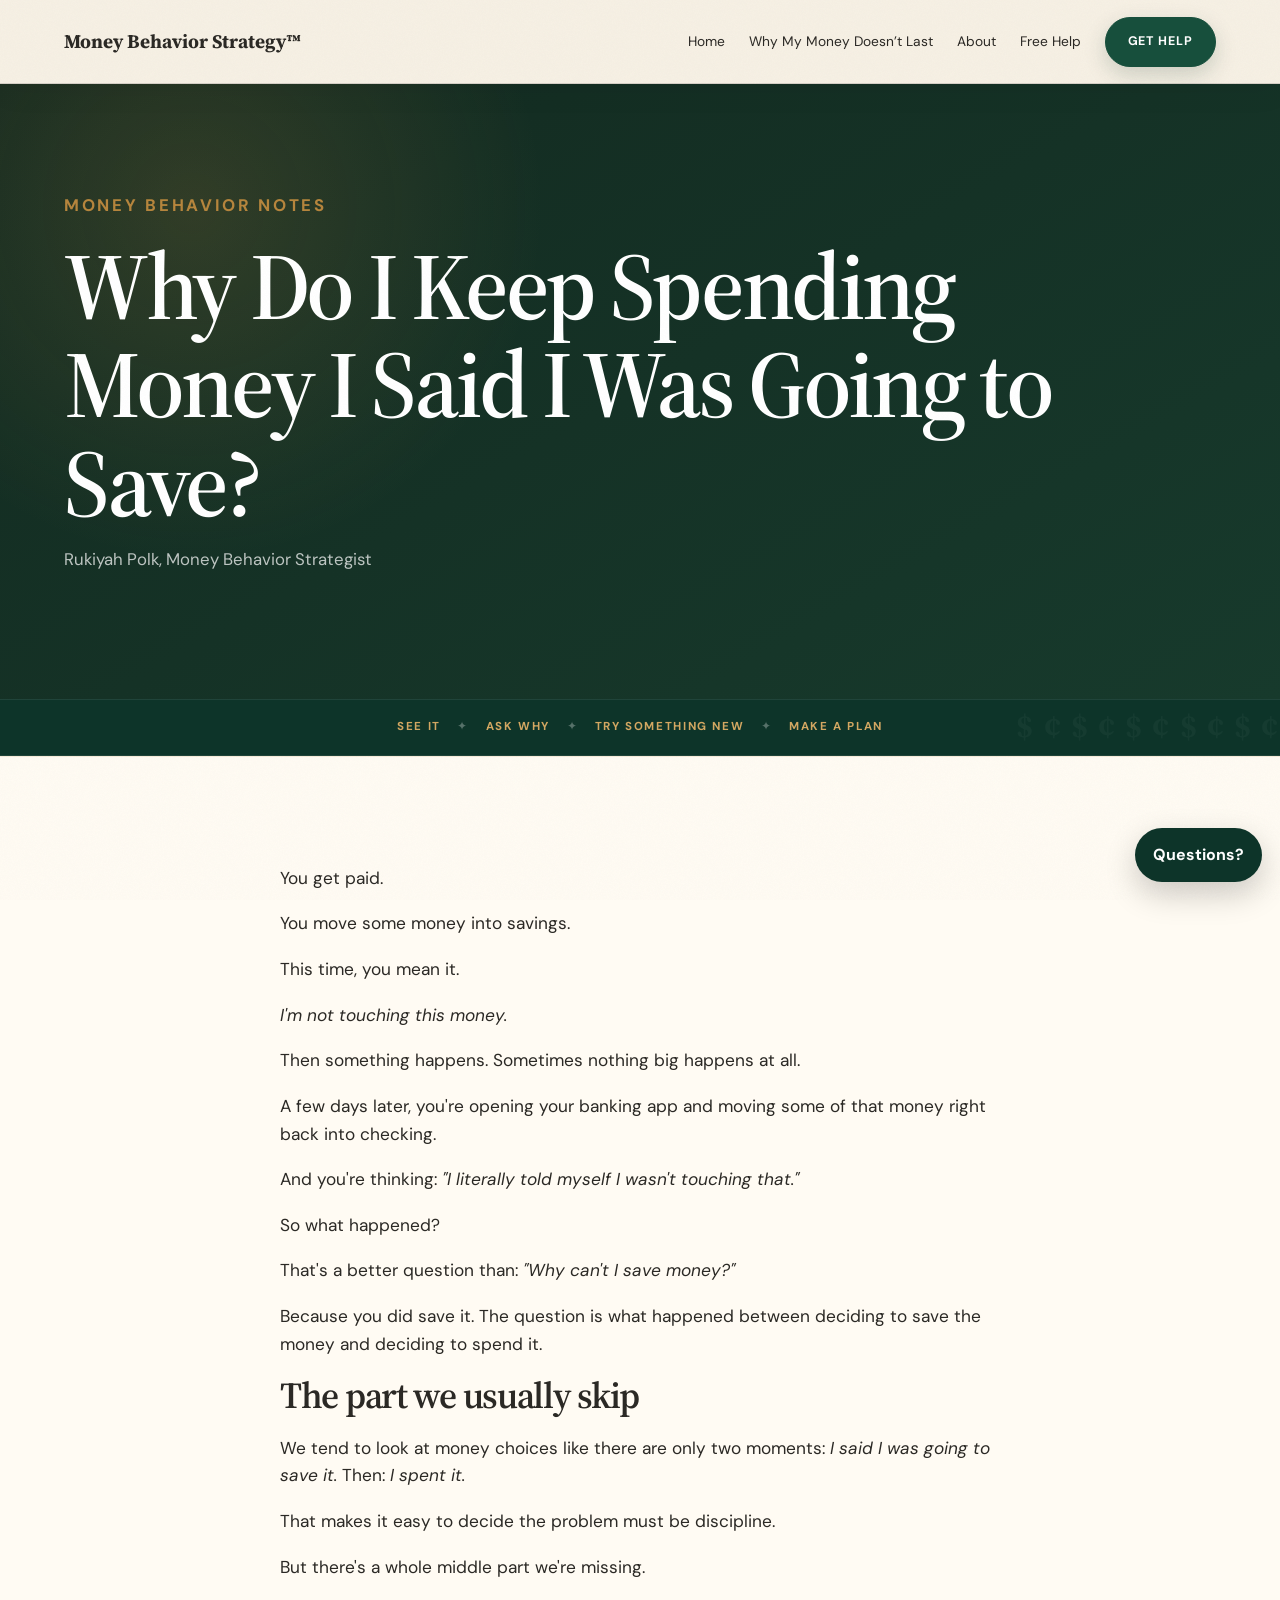
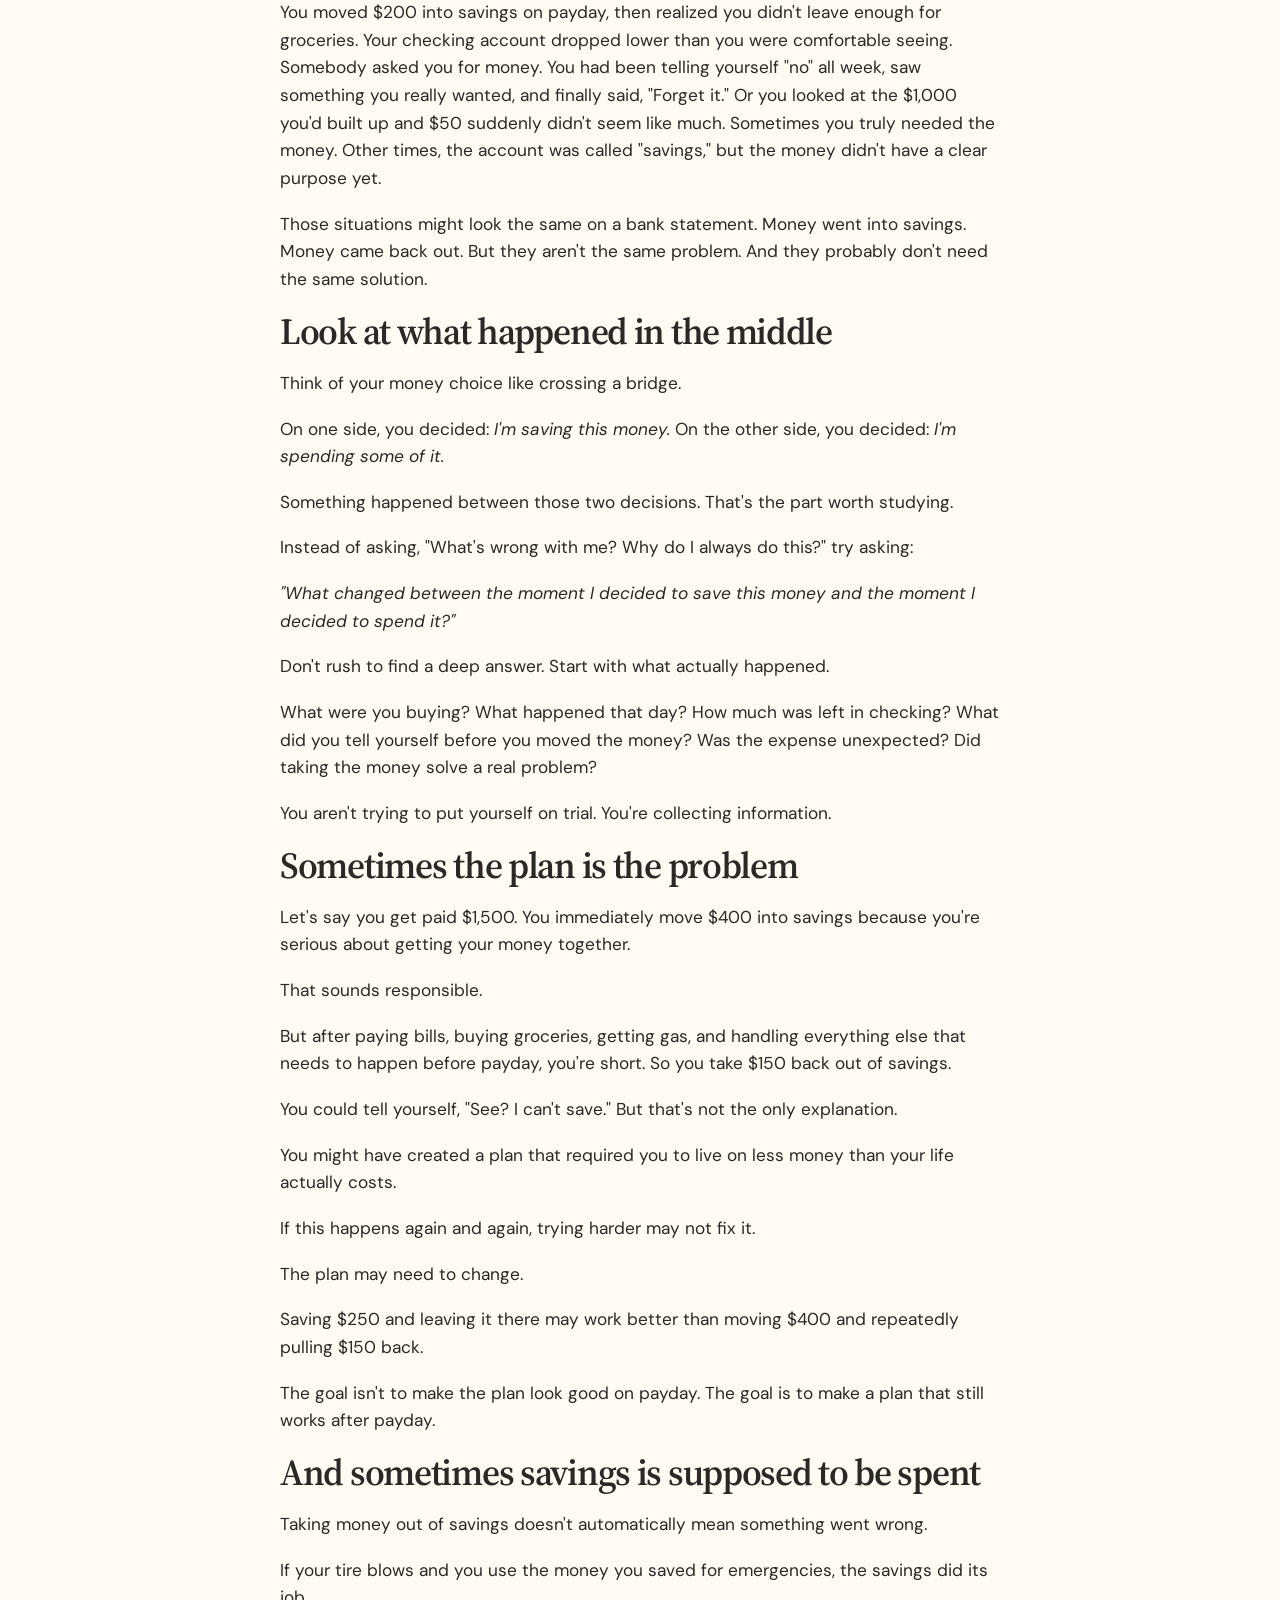
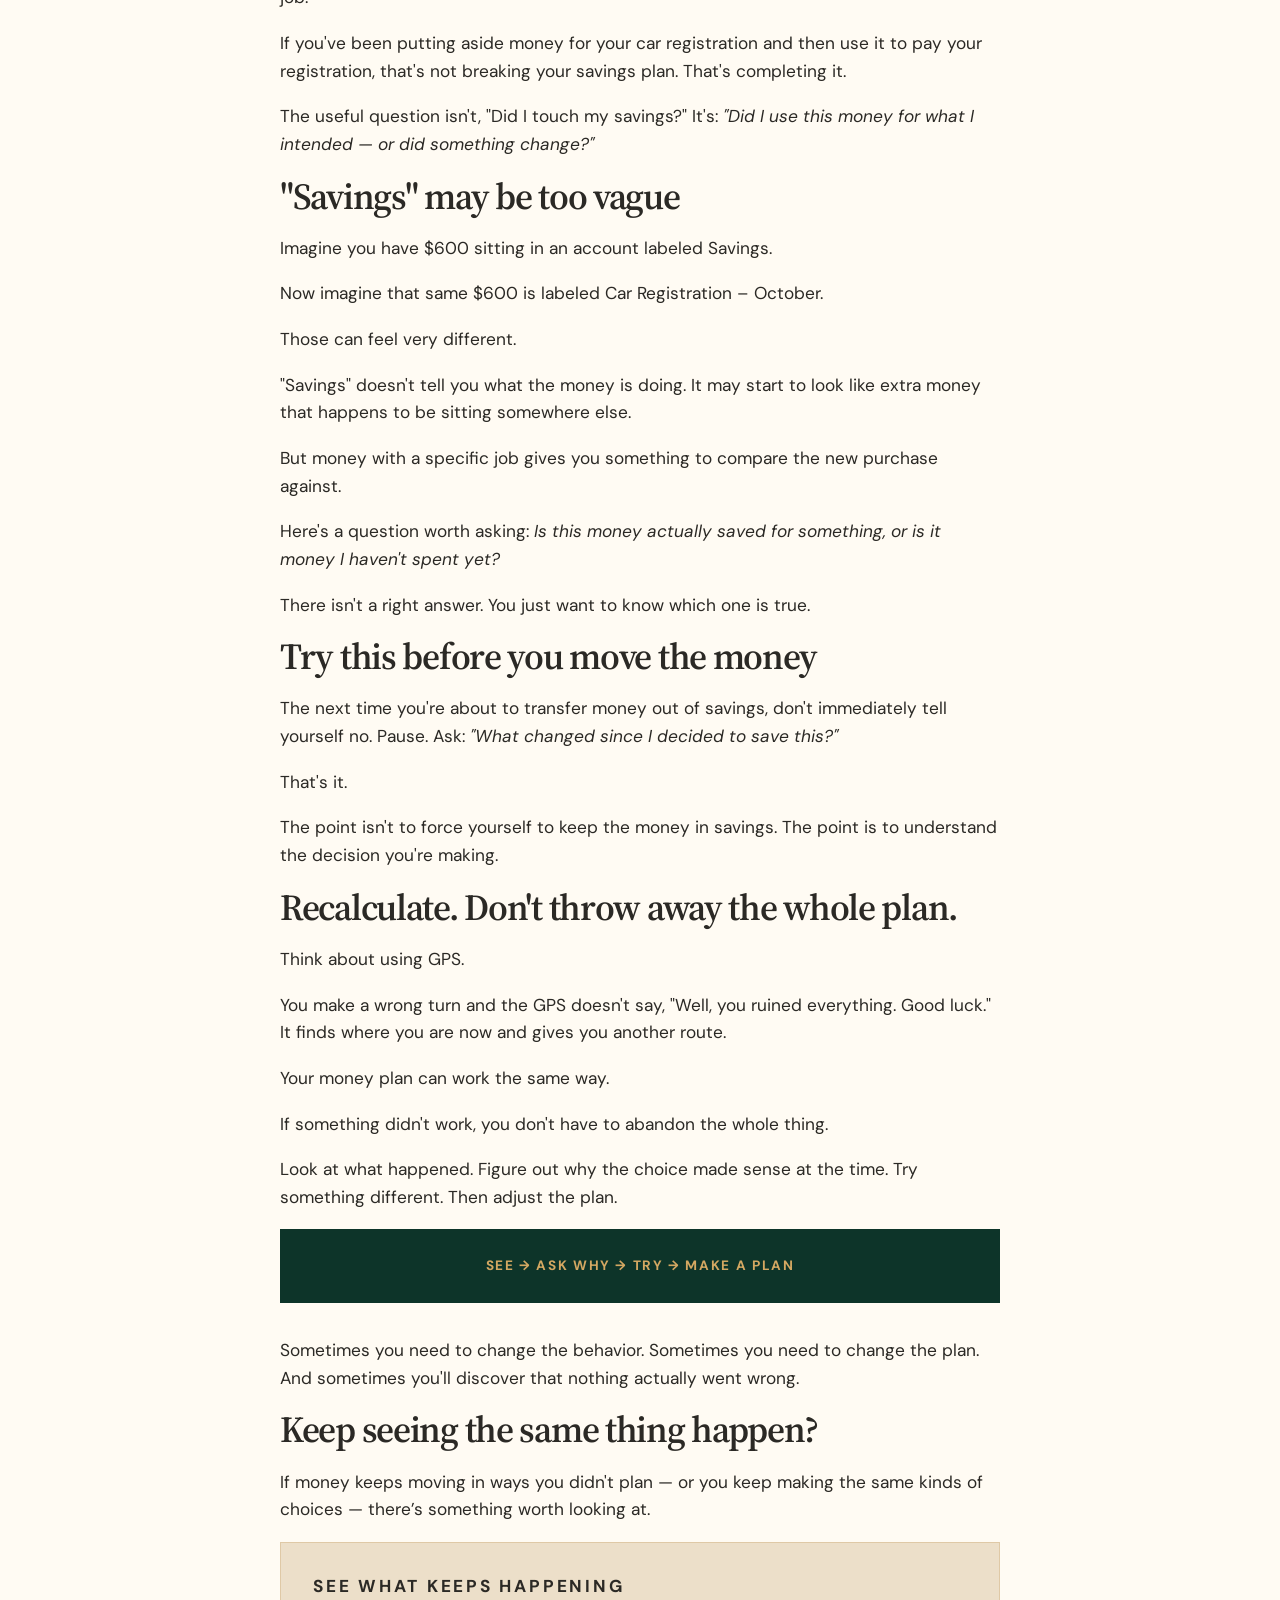
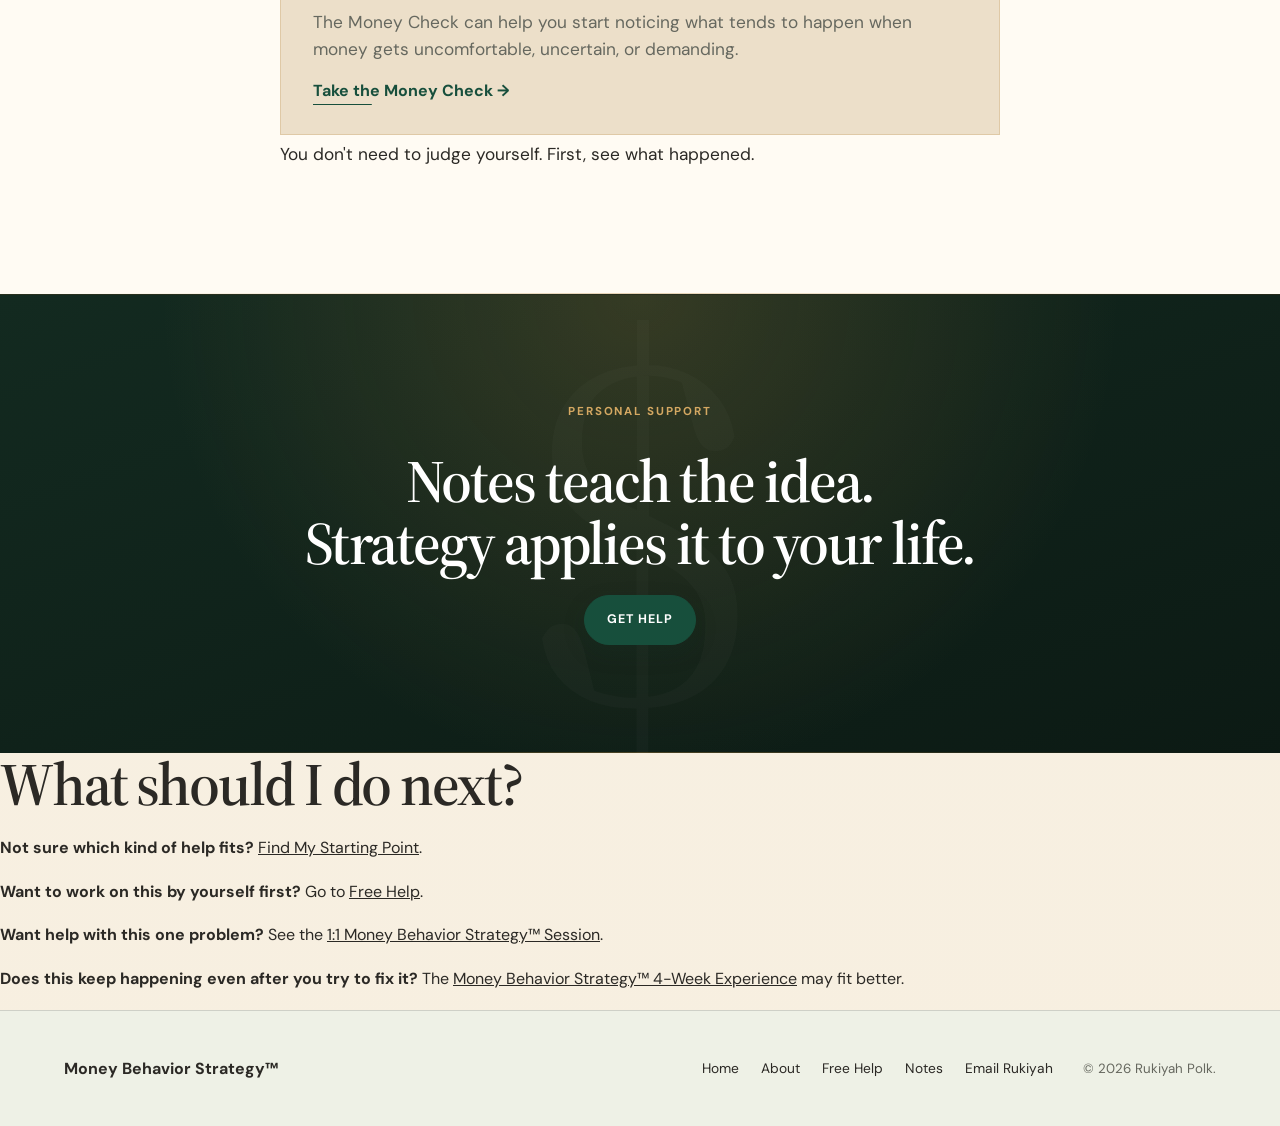
<file: why-do-i-keep-spending-money-i-said-i-was-going-to-save.html>
<!DOCTYPE html>
<html lang="en"><head><meta charset="utf-8"/><meta content="width=device-width,initial-scale=1" name="viewport"/><title>Why Do I Keep Spending Money I Said I Was Going to Save? | Money Behavior Strategy™</title><meta content="You moved the money into savings. Then you moved some of it back. Here's how to look at what actually happened in between — instead of just calling it discipline." name="description"/><link href="favicon.svg" rel="icon" type="image/svg+xml"/><meta content="Why Do I Keep Spending Money I Said I Was Going to Save? | Money Behavior Strategy™" property="og:title"/><meta content="assets/social-card.png" property="og:image"/><link href="https://fonts.googleapis.com" rel="preconnect"/><link crossorigin="" href="https://fonts.gstatic.com" rel="preconnect"/><link href="https://fonts.googleapis.com/css2?family=DM+Sans:wght@400;500;600;700&amp;family=Source+Serif+4:opsz,wght@8..60,500;8..60,600&amp;display=swap" rel="stylesheet"/><link href="styles.css" rel="stylesheet"/></head><body class="editorial-site">
<header class="site-header"><a class="brand" href="index.html"><strong>Money Behavior Strategy™</strong></a><button aria-expanded="false" class="menu">Menu</button><nav><a href="index.html">Home</a><a href="why-my-money-doesnt-last.html">Why My Money Doesn’t Last</a><a href="about.html">About</a><a href="resources.html">Free Help</a><a class="nav-button" href="work-with-me.html">Get Help</a></nav></header>
<main>
<section class="page-hero">
<div class="container">
<p class="eyebrow">Money Behavior Notes</p>
<h1>Why Do I Keep Spending Money I Said I Was Going to Save?</h1>
<p class="article-byline">Rukiyah Polk, Money Behavior Strategist</p>
</div>
</section>
<div class="ribbon">See It <span>✦</span> Ask Why <span>✦</span> Try Something New <span>✦</span> Make a Plan</div>
<article class="section article-body">
<div class="container">
<p>You get paid.</p>
<p>You move some money into savings.</p>
<p>This time, you mean it.</p>
<p><em>I'm not touching this money.</em></p>
<p>Then something happens. Sometimes nothing big happens at all.</p>
<p>A few days later, you're opening your banking app and moving some of that money right back into checking.</p>
<p>And you're thinking: <em>"I literally told myself I wasn't touching that."</em></p>
<p>So what happened?</p>
<p>That's a better question than: <em>"Why can't I save money?"</em></p>
<p>Because you did save it. The question is what happened between deciding to save the money and deciding to spend it.</p>
<h2>The part we usually skip</h2>
<p>We tend to look at money choices like there are only two moments: <em>I said I was going to save it.</em> Then: <em>I spent it.</em></p>
<p>That makes it easy to decide the problem must be discipline.</p>
<p>But there's a whole middle part we're missing.</p>
<p>You moved $200 into savings on payday, then realized you didn't leave enough for groceries. Your checking account dropped lower than you were comfortable seeing. Somebody asked you for money. You had been telling yourself "no" all week, saw something you really wanted, and finally said, "Forget it." Or you looked at the $1,000 you'd built up and $50 suddenly didn't seem like much. Sometimes you truly needed the money. Other times, the account was called "savings," but the money didn't have a clear purpose yet.</p>
<p>Those situations might look the same on a bank statement. Money went into savings. Money came back out. But they aren't the same problem. And they probably don't need the same solution.</p>
<h2>Look at what happened in the middle</h2>
<p>Think of your money choice like crossing a bridge.</p>
<p>On one side, you decided: <em>I'm saving this money.</em> On the other side, you decided: <em>I'm spending some of it.</em></p>
<p>Something happened between those two decisions. That's the part worth studying.</p>
<p>Instead of asking, "What's wrong with me? Why do I always do this?" try asking:</p>
<p><em>"What changed between the moment I decided to save this money and the moment I decided to spend it?"</em></p>
<p>Don't rush to find a deep answer. Start with what actually happened.</p>
<p>What were you buying? What happened that day? How much was left in checking? What did you tell yourself before you moved the money? Was the expense unexpected? Did taking the money solve a real problem?</p>
<p>You aren't trying to put yourself on trial. You're collecting information.</p>
<h2>Sometimes the plan is the problem</h2>
<p>Let's say you get paid $1,500. You immediately move $400 into savings because you're serious about getting your money together.</p>
<p>That sounds responsible.</p>
<p>But after paying bills, buying groceries, getting gas, and handling everything else that needs to happen before payday, you're short. So you take $150 back out of savings.</p>
<p>You could tell yourself, "See? I can't save." But that's not the only explanation.</p>
<p>You might have created a plan that required you to live on less money than your life actually costs.</p>
<p>If this happens again and again, trying harder may not fix it.</p>
<p>The plan may need to change.</p>
<p>Saving $250 and leaving it there may work better than moving $400 and repeatedly pulling $150 back.</p>
<p>The goal isn't to make the plan look good on payday. The goal is to make a plan that still works after payday.</p>
<h2>And sometimes savings is supposed to be spent</h2>
<p>Taking money out of savings doesn't automatically mean something went wrong.</p>
<p>If your tire blows and you use the money you saved for emergencies, the savings did its job.</p>
<p>If you've been putting aside money for your car registration and then use it to pay your registration, that's not breaking your savings plan. That's completing it.</p>
<p>The useful question isn't, "Did I touch my savings?" It's: <em>"Did I use this money for what I intended — or did something change?"</em></p>
<h2>"Savings" may be too vague</h2>
<p>Imagine you have $600 sitting in an account labeled Savings.</p>
<p>Now imagine that same $600 is labeled Car Registration – October.</p>
<p>Those can feel very different.</p>
<p>"Savings" doesn't tell you what the money is doing. It may start to look like extra money that happens to be sitting somewhere else.</p>
<p>But money with a specific job gives you something to compare the new purchase against.</p>
<p>Here's a question worth asking: <em>Is this money actually saved for something, or is it money I haven't spent yet?</em></p>
<p>There isn't a right answer. You just want to know which one is true.</p>
<h2>Try this before you move the money</h2>
<p>The next time you're about to transfer money out of savings, don't immediately tell yourself no. Pause. Ask: <em>"What changed since I decided to save this?"</em></p>
<p>That's it.</p>
<p>The point isn't to force yourself to keep the money in savings. The point is to understand the decision you're making.</p>
<h2>Recalculate. Don't throw away the whole plan.</h2>
<p>Think about using GPS.</p>
<p>You make a wrong turn and the GPS doesn't say, "Well, you ruined everything. Good luck." It finds where you are now and gives you another route.</p>
<p>Your money plan can work the same way.</p>
<p>If something didn't work, you don't have to abandon the whole thing.</p>
<p>Look at what happened. Figure out why the choice made sense at the time. Try something different. Then adjust the plan.</p>
<div class="article-callout">See → Ask Why → Try → Make a Plan</div>
<p>Sometimes you need to change the behavior. Sometimes you need to change the plan. And sometimes you'll discover that nothing actually went wrong.</p>
<h2>Keep seeing the same thing happen?</h2>
<p>If money keeps moving in ways you didn't plan — or you keep making the same kinds of choices — there’s something worth looking at.</p>
<div class="article-followup">
<p class="eyebrow">See what keeps happening</p>
<p>The Money Check can help you start noticing what tends to happen when money gets uncomfortable, uncertain, or demanding.</p>
<a class="text-link" href="money-pattern-quiz.html">Take the Money Check →</a>
</div>
<p class="muted">You don't need to judge yourself. First, see what happened.</p>
</div>
</article>
<section class="section final-cta">
<div class="container">
<p class="eyebrow">Personal support</p>
<h2>Notes teach the idea.<br/>Strategy applies it to your life.</h2>
<a class="button" href="work-with-me.html">Get Help</a>
</div>
</section>
<section class="article-next-step">
<h2>What should I do next?</h2>
<p><strong>Not sure which kind of help fits?</strong> <a href="find-my-starting-point.html">Find My Starting Point</a>.</p>
<p><strong>Want to work on this by yourself first?</strong> Go to <a href="resources.html">Free Help</a>.</p>
<p><strong>Want help with this one problem?</strong> See the <a href="work-with-me.html">1:1 Money Behavior Strategy™ Session</a>.</p>
<p><strong>Does this keep happening even after you try to fix it?</strong> The <a href="work-with-me.html">Money Behavior Strategy™ 4-Week Experience</a> may fit better.</p>
</section></main>
<footer><strong>Money Behavior Strategy™</strong><div><a href="index.html">Home</a><a href="about.html">About</a><a href="resources.html">Free Help</a><a href="notes.html">Notes</a><a href="mailto:rukiyah@rukiyahpolk.com">Email Rukiyah</a></div><small>© 2026 Rukiyah Polk.</small></footer>
<script src="site.js"></script></body></html>
</file>
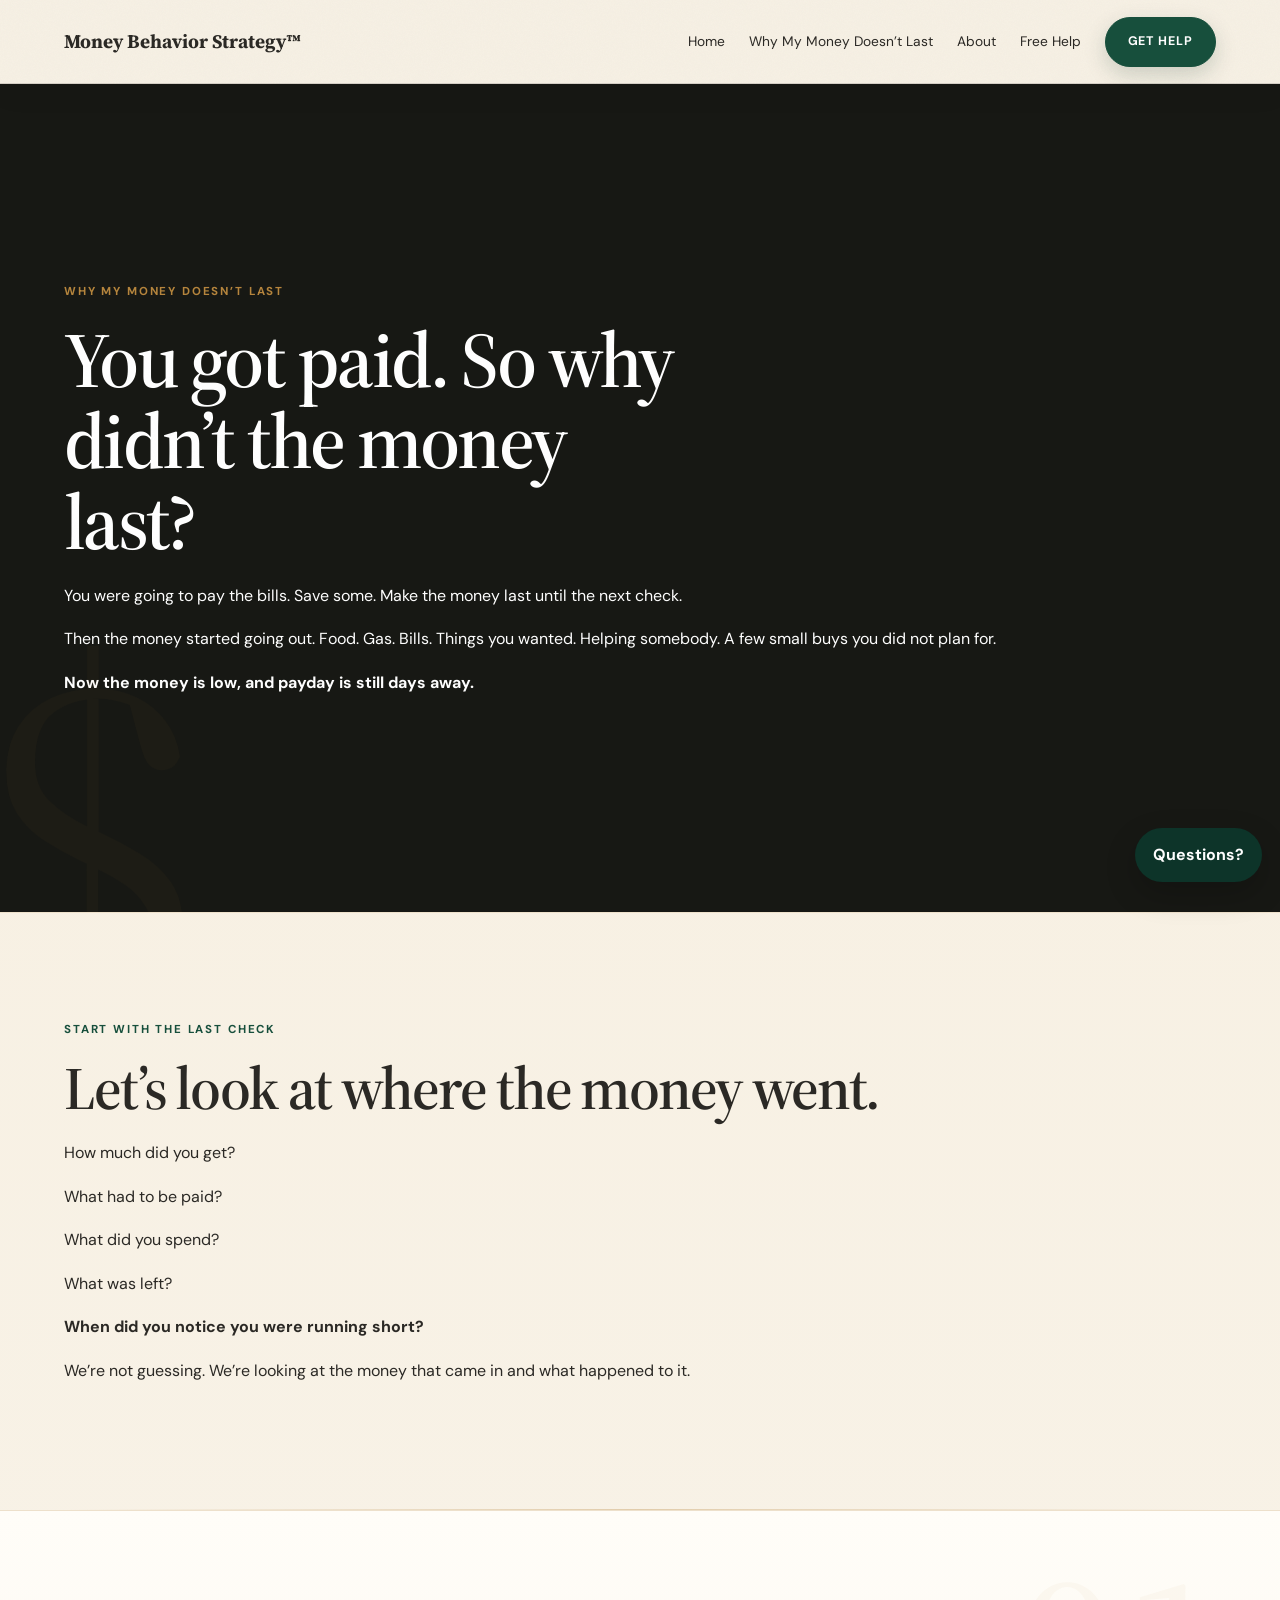
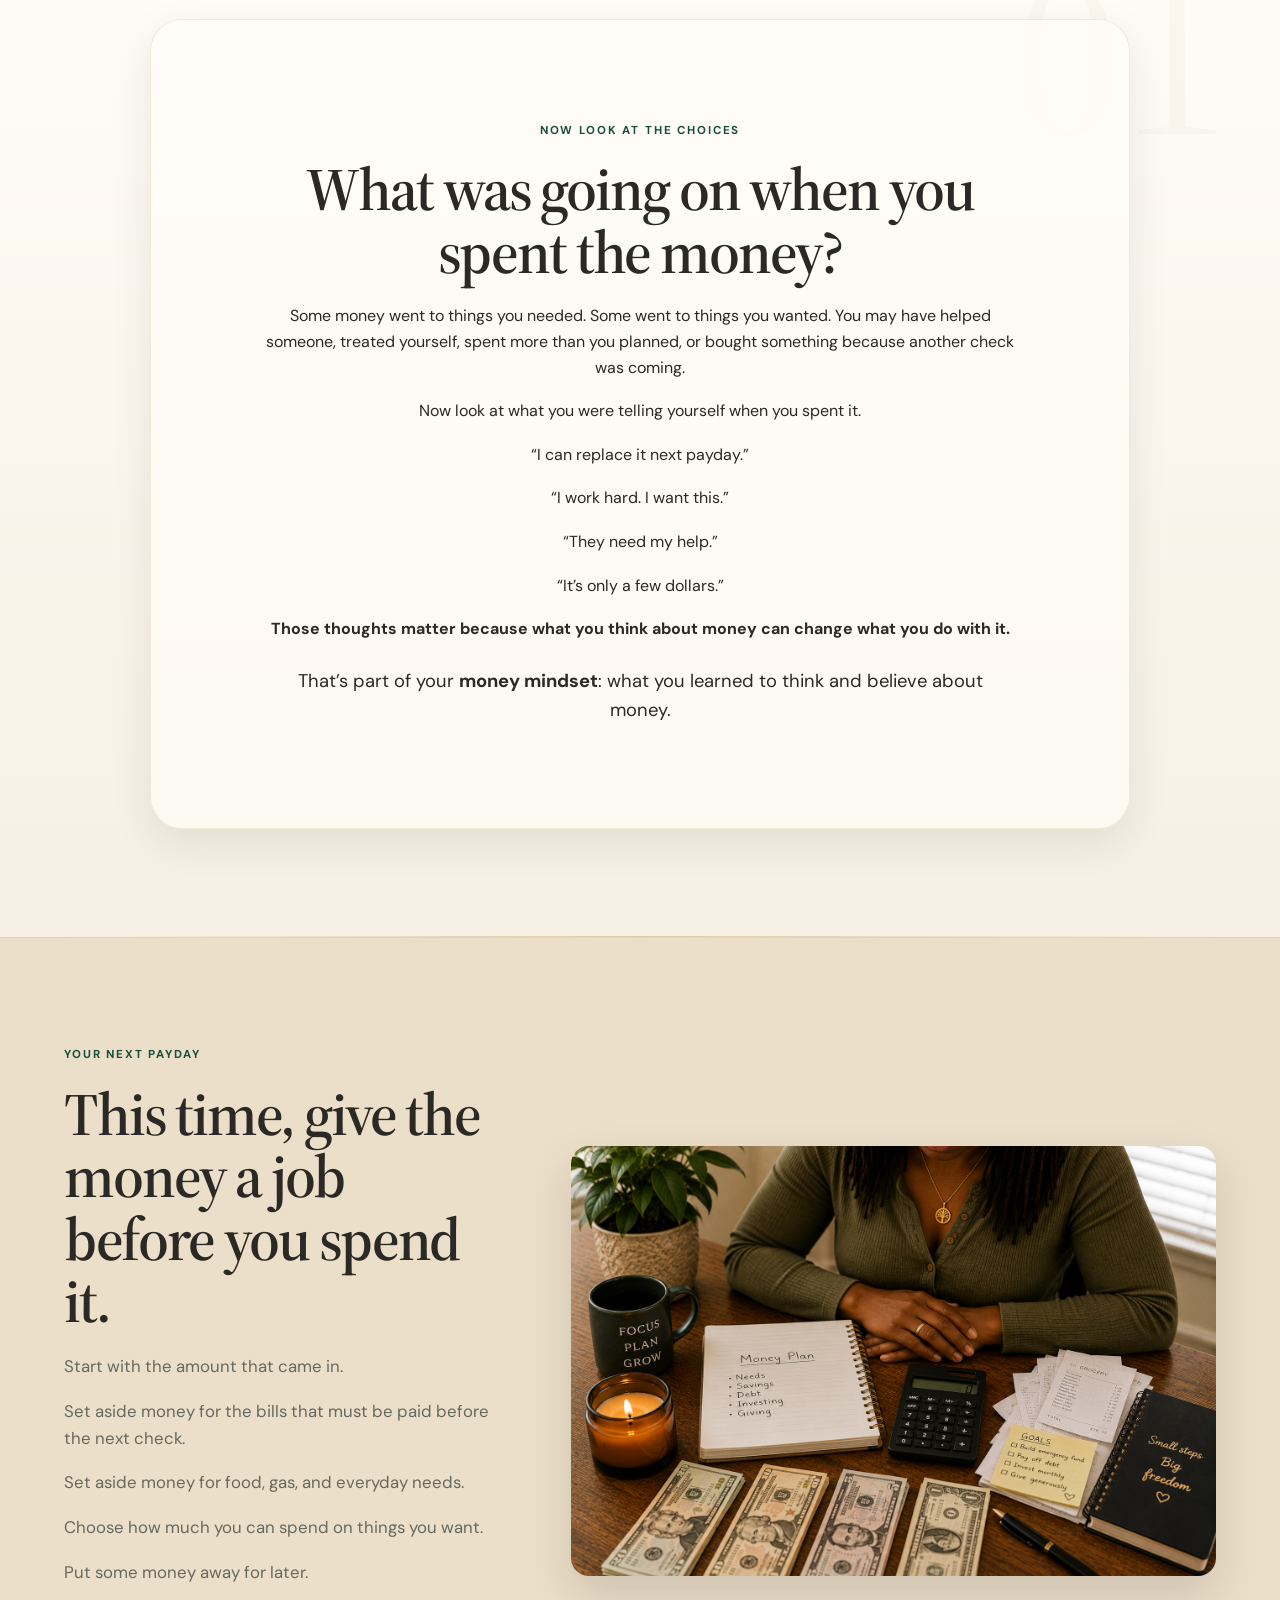
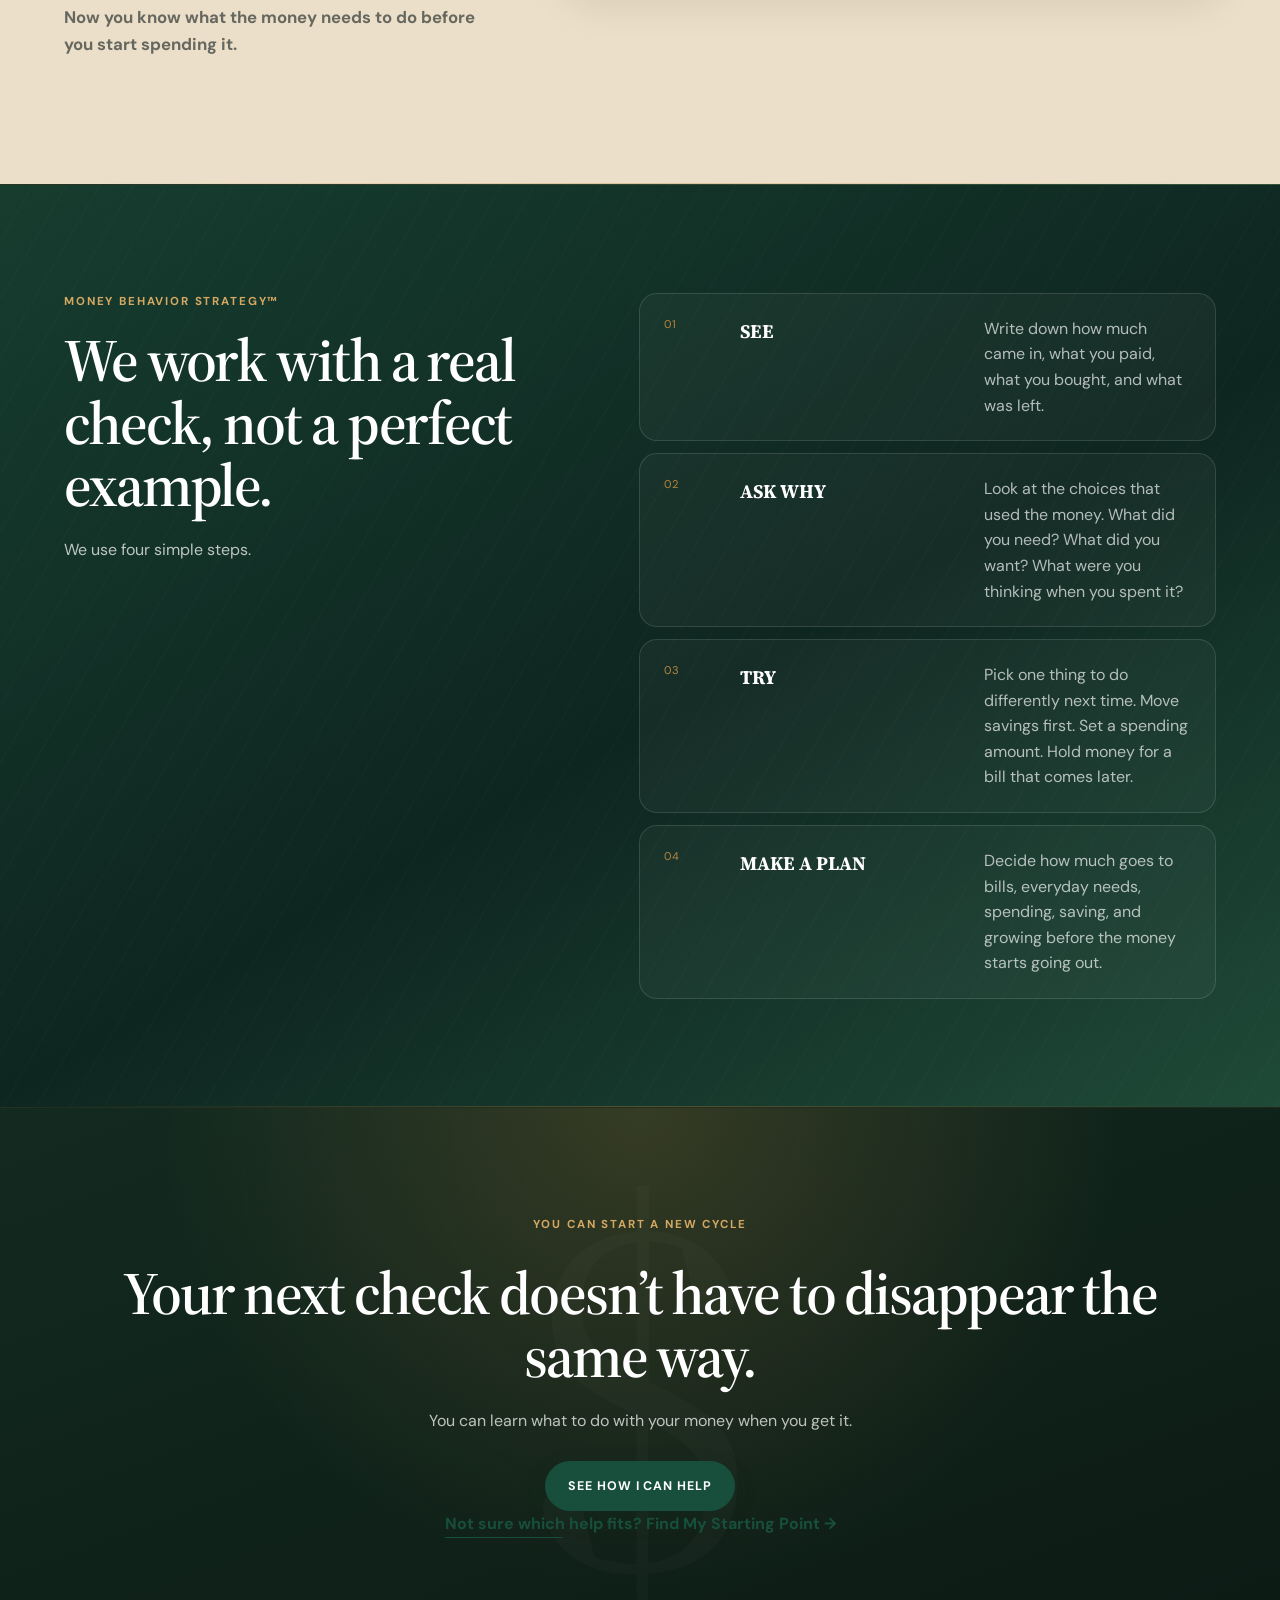
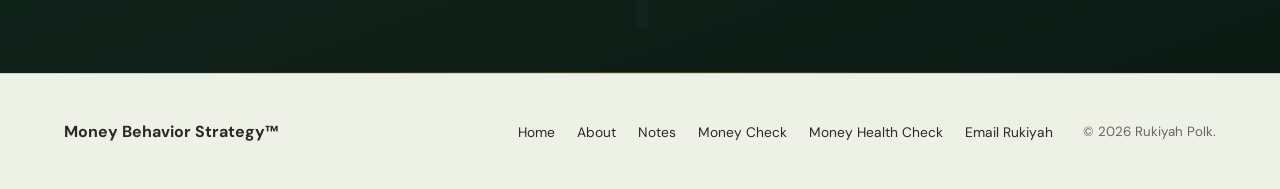
<file: why-my-money-doesnt-last.html>
<!DOCTYPE html>
<html lang="en"><head><meta charset="utf-8"/><meta content="width=device-width,initial-scale=1" name="viewport"/><title>Why My Money Doesn’t Last | Money Behavior Strategy™</title><meta content="Not sure where to start? Take the Money Money Check, check your Money Health, or read the Behavior Bridge™ white paper — find the resource that fits what you're dealing with today." name="description"/><link href="favicon.svg" rel="icon" type="image/svg+xml"/><meta content="Why My Money Doesn’t Last | Money Behavior Strategy™" property="og:title"/><meta content="assets/social-card.png" property="og:image"/><link href="https://fonts.googleapis.com" rel="preconnect"/><link crossorigin="" href="https://fonts.gstatic.com" rel="preconnect"/><link href="https://fonts.googleapis.com/css2?family=DM+Sans:wght@400;500;600;700&amp;family=Source+Serif+4:opsz,wght@8..60,500;8..60,600&amp;display=swap" rel="stylesheet"/><link href="styles.css" rel="stylesheet"/></head><body class="editorial-site">
<header class="site-header"><a class="brand" href="index.html"><strong>Money Behavior Strategy™</strong></a><button aria-expanded="false" class="menu">Menu</button><nav><a href="index.html">Home</a><a href="why-my-money-doesnt-last.html">Why My Money Doesn’t Last</a><a href="about.html">About</a><a href="resources.html">Free Help</a><a class="nav-button" href="work-with-me.html">Get Help</a></nav></header>
<main>
<section class="hero simple-hero">
<div class="container narrow">
<p class="eyebrow">Why My Money Doesn’t Last</p>
<h1>You got paid. So why didn’t the money last?</h1>
<p class="lead">You were going to pay the bills. Save some. Make the money last until the next check.</p>
<p>Then the money started going out. Food. Gas. Bills. Things you wanted. Helping somebody. A few small buys you did not plan for.</p>
<p><strong>Now the money is low, and payday is still days away.</strong></p>
</div>
</section>
<section class="section">
<div class="container narrow">
<p class="eyebrow">Start with the last check</p>
<h2>Let’s look at where the money went.</h2>
<p>How much did you get?</p><p>What had to be paid?</p><p>What did you spend?</p><p>What was left?</p><p><strong>When did you notice you were running short?</strong></p>
<p>We’re not guessing. We’re looking at the money that came in and what happened to it.</p>
</div>
</section>
<section class="section big-idea">
<div class="container narrow">
<p class="eyebrow">Now look at the choices</p>
<h2>What was going on when you spent the money?</h2>
<p>Some money went to things you needed. Some went to things you wanted. You may have helped someone, treated yourself, spent more than you planned, or bought something because another check was coming.</p>
<p>Now look at what you were telling yourself when you spent it.</p>
<p>“I can replace it next payday.”</p><p>“I work hard. I want this.”</p><p>“They need my help.”</p><p>“It’s only a few dollars.”</p>
<p><strong>Those thoughts matter because what you think about money can change what you do with it.</strong></p>
<p>That’s part of your <strong>money mindset</strong>: what you learned to think and believe about money.</p>
</div>
</section>
<section class="section concept-bridge">
<div class="container concept-bridge-grid">
<div class="concept-bridge-copy">
<p class="eyebrow">Your next payday</p>
<h2>This time, give the money a job before you spend it.</h2>
<p>Start with the amount that came in.</p>
<p>Set aside money for the bills that must be paid before the next check.</p>
<p>Set aside money for food, gas, and everyday needs.</p>
<p>Choose how much you can spend on things you want.</p>
<p>Put some money away for later.</p>
<p><strong>Now you know what the money needs to do before you start spending it.</strong></p>
</div>
<img alt="Money and a written plan showing what the money needs to pay for" src="assets/money-plan-desk.png"/>
</div>
</section>
<section class="section framework">
<div class="container framework-grid">
<div class="framework-copy"><p class="eyebrow">Money Behavior Strategy™</p><h2>We work with a real check, not a perfect example.</h2><p>We use four simple steps.</p></div>
<ol class="framework-steps">
<li><span>01</span><strong>SEE</strong><p>Write down how much came in, what you paid, what you bought, and what was left.</p></li>
<li><span>02</span><strong>ASK WHY</strong><p>Look at the choices that used the money. What did you need? What did you want? What were you thinking when you spent it?</p></li>
<li><span>03</span><strong>TRY</strong><p>Pick one thing to do differently next time. Move savings first. Set a spending amount. Hold money for a bill that comes later.</p></li>
<li><span>04</span><strong>MAKE A PLAN</strong><p>Decide how much goes to bills, everyday needs, spending, saving, and growing before the money starts going out.</p></li>
</ol>
</div>
</section>
<section class="section final-cta"><div class="container narrow"><p class="eyebrow">You can start a new cycle</p><h2>Your next check doesn’t have to disappear the same way.</h2><p>You can learn what to do with your money when you get it.</p><a class="button primary" href="work-with-me.html">See How I Can Help</a><p><a class="text-link" href="find-my-starting-point.html">Not sure which help fits? Find My Starting Point →</a></p></div></section>
</main>
<footer><strong>Money Behavior Strategy™</strong><div><a href="index.html">Home</a><a href="about.html">About</a><a href="notes.html">Notes</a><a href="money-pattern-quiz.html">Money Check</a><a href="money-health-check.html">Money Health Check</a><a href="mailto:rukiyah@rukiyahpolk.com">Email Rukiyah</a></div><small>© 2026 Rukiyah Polk.</small></footer>
<script src="site.js"></script>
<script>
// Dollar simulator
const simAmount = document.getElementById('simAmount');
function updateSim(){
  let val = parseFloat(simAmount.value);
  if(isNaN(val) || val < 0) val = 0;
  document.getElementById('simLiving').textContent = '$' + (val*0.70).toFixed(0);
  document.getElementById('simSavings').textContent = '$' + (val*0.10).toFixed(0);
  document.getElementById('simGrow').textContent = '$' + (val*0.10).toFixed(0);
  document.getElementById('simGiving').textContent = '$' + (val*0.10).toFixed(0);
}
if(simAmount){ simAmount.addEventListener('input', updateSim); updateSim(); }

// Daily Money Truth — deterministic pick by day of year, changes daily
const moneyTruths = [
  "If the same money problem keeps coming back, you can learn what happens before it and what to do next.",
  "A budget is not a punishment. It is a plan that already knows what it is doing.",
  "You don't need more money to start. You need a job for the money you already have.",
  "Avoiding the bill doesn't make it smaller. It just makes the moment you open it heavier.",
  "Every dollar you've ever spent taught you something about what you actually value.",
  "Feeling safe with money is not a luxury. It is the foundation everything else stands on.",
  "The plan doesn't have to be perfect. It just has to exist.",
  "You can love someone and still say no to lending them money.",
  "Checking your balance is not the same as judging yourself for what's in it.",
  "Old money habits were protection once. They just don't fit anymore.",
  "Progress is not a straight line. A missed week is not a failed plan.",
  "You are allowed to spend on joy. Giving every dollar a job includes that one too.",
  "Debt is a math problem with an emotional weight attached. Both parts deserve attention.",
  "Knowing what to do and doing it are two different skills. You might already have one.",
  "When you can see what keeps happening, you can choose what to change.",
  "The goal isn't to never feel afraid about money. It's to have a plan even when you do.",
  "Your worth was never tied to your bank balance. It just felt that way for a while.",
  "Small, boring, repeated actions build more security than one big dramatic fix.",
  "You don't have to earn more to feel differently about what you already have.",
  "Rest is not the opposite of progress. It's part of how progress holds.",
  "The story you were taught about money is not the only one available to you.",
  "Asking for help with money is not a failure. It's a plan working as intended.",
  "You can hold structure and softness at the same time. That's what a real plan does.",
  "Comparison steals clarity. Your plan only has to work for your actual life.",
  "The version of you that avoids the app and the version that checks it calmly are not that far apart.",
  "A dollar with a job changes everything — not because it's magic, but because it's decided.",
  "You get to redefine what 'doing well with money' means for you.",
  "Consistency beats intensity. Every time.",
  "The bridge between knowing and doing is built one small action at a time.",
  "You are not starting over. You are starting from exactly where you actually are."
];
const dayOfYear = Math.floor((Date.now() - new Date(new Date().getFullYear(),0,0)) / 86400000);
const todayTruth = moneyTruths[dayOfYear % moneyTruths.length];
const truthText = document.getElementById('truthText');
const truthCard = document.getElementById('truthCard');
if(truthText) truthText.textContent = todayTruth;
if(truthCard){
  function flipTruth(){ truthCard.classList.toggle('flipped'); }
  truthCard.addEventListener('click', flipTruth);
  truthCard.addEventListener('keydown', function(e){ if(e.key==='Enter'||e.key===' '){ e.preventDefault(); flipTruth(); } });
}
</script></body></html>
</file>
<file: styles.css>
:root{
  --ink:#171814;
  --ink-soft:#25261f;
  --ivory:#f6f0e5;
  --paper:#fffdf7;
  --sand:#e8decd;
  --emerald:#174f3c;
  --emerald-deep:#0d3429;
  --gold:#b7863d;
  --gold-bright:#d4a862;
  --terracotta:#a65335;
  --muted:#66685f;
  --line:rgba(23,24,20,.15);
  --light-line:rgba(255,255,255,.18);
  --serif:'Source Serif 4',Georgia,serif;
  --sans:'DM Sans',Arial,sans-serif;
}
*{box-sizing:border-box}html{scroll-behavior:smooth}body{margin:0;background:var(--ivory);color:var(--ink);font-family:var(--sans);line-height:1.6;-webkit-font-smoothing:antialiased}img{max-width:100%;display:block}a{color:inherit}button,input{font:inherit}h1,h2,h3{font-family:var(--serif);line-height:1.04;margin:0 0 20px;font-weight:600;letter-spacing:-.035em}h1{font-size:clamp(3.2rem,7.4vw,7.4rem)}h2{font-size:clamp(2.25rem,4.7vw,4.8rem)}h3{font-size:clamp(1.45rem,2vw,2rem)}p{margin:0 0 18px}.eyebrow{font-size:.72rem;letter-spacing:.16em;text-transform:uppercase;font-weight:700;color:var(--emerald);margin-bottom:18px}.muted{color:var(--muted)}.wide{max-width:760px}.container{width:min(1180px,90vw);margin:auto}.site-header{height:84px;padding:0 5vw;display:flex;align-items:center;justify-content:space-between;gap:30px;position:sticky;top:0;z-index:30;background:rgba(246,240,229,.94);backdrop-filter:blur(12px);border-bottom:1px solid var(--line)}.brand{text-decoration:none;display:flex;flex-direction:column;line-height:1.15}.brand strong{font-family:var(--serif);font-size:1.1rem}.brand span{font-size:.64rem;text-transform:uppercase;letter-spacing:.13em;color:var(--emerald);font-weight:700}.site-header nav{display:flex;align-items:center;gap:28px}.site-header nav>a:not(.nav-button),footer a{text-decoration:none;font-size:.86rem}.site-header nav>a:not(.nav-button):hover{text-decoration:underline;text-underline-offset:5px}.menu{display:none;border:0;background:none;font-weight:700}.button,.nav-button{display:inline-flex;align-items:center;justify-content:center;min-height:50px;padding:14px 22px;background:var(--emerald);color:white!important;text-decoration:none;border:1px solid var(--emerald);font-size:.78rem;line-height:1.2;font-weight:700;letter-spacing:.075em;text-transform:uppercase;cursor:pointer}.button:hover,.nav-button:hover{background:var(--emerald-deep);border-color:var(--emerald-deep)}.button.light{background:var(--paper);color:var(--emerald)!important;border-color:var(--paper)}.button.outline{background:transparent;color:var(--emerald)!important}.text-link{color:var(--emerald);font-weight:700;text-decoration:none}.hero .text-link,.about-hero-copy .text-link{color:var(--gold)}.text-link:hover{text-decoration:underline;text-underline-offset:5px}.microcopy{font-size:.82rem;color:var(--muted);margin-top:13px}
.hero-subhead{font-family:var(--serif);font-style:italic;color:var(--gold);font-size:1.15rem;margin:4px 0 18px}.actions{display:flex;flex-wrap:wrap;gap:22px;align-items:center;margin-top:30px}.hero{min-height:calc(100vh - 84px);background:var(--ink);color:white;display:grid;grid-template-columns:minmax(0,1.15fr) minmax(360px,.85fr)}.hero-copy{padding:clamp(70px,10vh,120px) 6vw;display:flex;flex-direction:column;justify-content:center}.hero .eyebrow{color:var(--gold)}.hero h1{max-width:900px}.hero-lede{font-family:var(--serif);font-size:clamp(1.35rem,2.3vw,2.05rem);max-width:720px;color:var(--gold)}.hero-copy>p:not(.eyebrow):not(.hero-lede):not(.microcopy){max-width:660px;color:rgba(255,255,255,.76);font-size:1.02rem}.hero .microcopy{color:rgba(255,255,255,.58)}.hero-idea{background:linear-gradient(145deg,var(--emerald-deep),#10241d);padding:60px 45px;display:flex;align-items:center;justify-content:center}.gap-diagram{width:min(440px,100%)}
.money-bridge{width:100%;height:auto;display:block}
.hand-bridge{width:100%;height:auto;display:block}.gap-word{font-family:var(--serif);font-size:clamp(2.4rem,5vw,4.9rem);line-height:1;color:white}.gap-word:last-child{text-align:right;color:var(--gold)}.gap-line{height:190px;position:relative;margin:18px 0}.gap-line:before{content:"";position:absolute;left:50%;top:0;bottom:0;width:1px;background:rgba(255,255,255,.34)}.gap-line span{position:absolute;left:50%;top:50%;transform:translate(-50%,-50%);background:var(--emerald-deep);border:1px solid var(--gold);color:var(--gold);padding:12px 18px;font-size:.72rem;letter-spacing:.14em;text-transform:uppercase;font-weight:700}.gap-caption{color:rgba(255,255,255,.68);font-size:.85rem;text-align:center;margin-top:28px}.section{padding:clamp(80px,12vh,145px) 0}.section-heading{max-width:850px;margin-bottom:55px}.big-idea{text-align:center}.big-idea .container{max-width:980px}.big-idea p:last-child{max-width:720px;margin:25px auto 0;font-size:1.15rem}.problem{background:var(--paper)}.problem-grid{display:grid;grid-template-columns:.8fr 1.2fr;gap:9vw;align-items:start}.plain-list{border-top:1px solid var(--line)}.plain-item{display:grid;grid-template-columns:46px 1fr;padding:24px 0;border-bottom:1px solid var(--line)}.plain-item span{color:var(--gold);font-size:.72rem;letter-spacing:.12em}.plain-item strong{display:block;font-family:var(--serif);font-size:1.35rem;margin-bottom:4px}.plain-item p{margin:0;color:var(--muted)}.stakes{background:var(--ink-soft);color:white}.stakes .eyebrow{color:var(--gold-bright)}.stakes h2{max-width:850px}.stakes-copy{display:grid;grid-template-columns:repeat(3,1fr);gap:1px;background:var(--light-line);margin-top:45px}.stake{background:var(--ink-soft);padding:34px}.stake strong{display:block;font-family:var(--serif);font-weight:700;font-size:clamp(1.5rem,2.4vw,1.7rem);color:var(--gold-bright);margin-bottom:10px}.stake p{color:rgba(255,255,255,.7);margin:0}.stakes-close{font-family:var(--serif);font-size:clamp(1.5rem,2.6vw,2.5rem);margin:45px 0 0;color:white}
.stakes-resolve{margin-top:45px;max-width:640px}
.stakes-solution{font-family:var(--serif);font-size:clamp(1.3rem,2.2vw,1.7rem);color:white;margin-bottom:16px}
.stakes-proof{font-size:.85rem;letter-spacing:.03em;color:var(--gold);text-transform:uppercase;font-weight:700;margin-bottom:16px}
.stakes-believe{font-size:1.02rem;color:rgba(255,255,255,.82);margin-bottom:26px}
.stakes-resolve .microcopy{color:rgba(255,255,255,.55)}.patterns{background:var(--ivory)}.pattern-grid{display:grid;grid-template-columns:repeat(5,1fr);border-top:1px solid var(--line);border-left:1px solid var(--line)}.pattern-card{padding:30px 24px;min-height:315px;border-right:1px solid var(--line);border-bottom:1px solid var(--line);background:rgba(255,255,255,.2)}.pattern-card:hover{background:var(--paper)}.pattern-number{font-size:.7rem;letter-spacing:.13em;color:var(--gold)}.pattern-quote{font-family:var(--serif);font-size:1.18rem}.pattern-card small{color:var(--muted)}.section-action{margin-top:34px}.framework{background:var(--emerald-deep);color:white}.framework .eyebrow{color:var(--gold-bright)}.framework-grid{display:grid;grid-template-columns:.9fr 1.1fr;gap:8vw}.framework-copy p{color:rgba(255,255,255,.72)}.framework-steps{list-style:none;padding:0;margin:0;border-top:1px solid var(--light-line)}.framework-steps li{display:grid;grid-template-columns:48px 135px 1fr;padding:22px 0;border-bottom:1px solid var(--light-line)}.framework-steps span{font-size:.7rem;letter-spacing:.13em;color:var(--gold)}.framework-steps strong{font-family:var(--serif);font-size:1.2rem}.framework-steps p{margin:0;color:rgba(255,255,255,.68)}.tool{background:var(--sand)}.tool-grid{display:grid;grid-template-columns:1fr 1fr;gap:8vw;align-items:center}.ratio{display:grid;grid-template-columns:repeat(4,1fr);background:var(--paper);box-shadow:22px 22px 0 rgba(23,79,60,.12)}.ratio div{padding:34px 20px;border-right:1px solid var(--line);text-align:center}.ratio div:last-child{border:0}.ratio strong{display:block;font-family:var(--serif);font-size:2.5rem;color:var(--emerald)}.ratio span{font-size:.72rem;text-transform:uppercase;letter-spacing:.1em;color:var(--muted)}.publication{background:var(--paper)}.publication-grid{display:grid;grid-template-columns:.9fr 1.1fr;gap:9vw;align-items:center}.paper-cover{min-height:520px;background:var(--ink);color:white;padding:52px;display:flex;flex-direction:column;justify-content:space-between;box-shadow:24px 24px 0 rgba(183,134,61,.18)}.paper-cover span,.paper-cover small{font-size:.7rem;text-transform:uppercase;letter-spacing:.15em;color:var(--gold-bright)}.paper-cover strong{font-family:var(--serif);font-size:clamp(3rem,5vw,5rem);line-height:.98}.path{background:var(--ivory)}.path-grid{display:grid;grid-template-columns:repeat(3,1fr);gap:1px;background:var(--line);margin:45px 0 35px}.path-card{background:var(--paper);padding:36px;min-height:270px}.path-card span{font-size:.7rem;letter-spacing:.13em;color:var(--gold)}.path-card .detail{font-weight:700;color:var(--emerald)}.path-card p:last-child{color:var(--muted)}.about-preview{background:var(--paper)}.about-preview-grid{display:grid;grid-template-columns:minmax(280px,.72fr) 1.28fr;gap:8vw;align-items:center}.portrait-frame{position:relative}.portrait-frame:after{content:"";position:absolute;right:-18px;bottom:-18px;width:70%;height:70%;border-right:2px solid var(--gold);border-bottom:2px solid var(--gold);pointer-events:none}.portrait-frame img{width:100%;aspect-ratio:4/5;object-fit:cover;object-position:center top}.proof-line{display:grid;grid-template-columns:repeat(3,1fr);border-top:1px solid var(--line);border-bottom:1px solid var(--line);margin:34px 0}.proof-line div{padding:20px;border-right:1px solid var(--line)}.proof-line div:last-child{border:0}.proof-line strong{display:block;font-family:var(--serif);font-size:1.3rem;color:var(--emerald)}.proof-line span{font-size:.78rem;color:var(--muted)}.final-cta{text-align:center;background:var(--ink);color:white}.final-cta .eyebrow{color:var(--gold-bright)}.final-cta p{max-width:650px;margin:0 auto 28px;color:rgba(255,255,255,.72)}.final-cta .microcopy{color:rgba(255,255,255,.55)}footer{padding:45px 5vw;display:grid;grid-template-columns:1fr auto auto;align-items:center;gap:30px;border-top:1px solid var(--line)}footer div{display:flex;gap:22px}footer small{color:var(--muted)}
.ribbon{background:var(--ink);color:var(--gold-bright);text-align:center;padding:18px 5vw;font-size:.72rem;letter-spacing:.14em;text-transform:uppercase;font-weight:700}.ribbon span{color:rgba(255,255,255,.3);margin:0 12px;font-weight:400}
.chapter-num{display:block;font-family:var(--serif);font-size:2.8rem;font-weight:600;color:rgba(183,134,61,.22);line-height:1;margin-bottom:8px}.stakes .chapter-num,.framework .chapter-num{color:rgba(255,255,255,.14)}
/* inner pages */
.page-hero{padding:clamp(80px,12vh,140px) 0;background:var(--ink);color:white}.page-hero .eyebrow{color:var(--gold)}.page-hero h1{max-width:1000px}.page-hero p{max-width:700px;color:rgba(255,255,255,.72);font-size:1.05rem}.about-hero{display:grid;grid-template-columns:1.1fr .9fr;min-height:calc(100vh - 84px)}.about-hero-copy{padding:9vh 6vw;background:var(--ink);color:white;display:flex;flex-direction:column;justify-content:center}.about-hero-copy .eyebrow{color:var(--gold)}.about-hero-copy p{color:rgba(255,255,255,.73)}.about-photo{background:var(--sand);display:flex;align-items:flex-end;justify-content:center;padding:45px 45px 0}.about-photo img{width:100%;height:100%;max-height:790px;object-fit:cover;object-position:center top}.story-grid,.credentials-grid{display:grid;grid-template-columns:.85fr 1.15fr;gap:9vw}.story-copy{font-size:1.08rem}.credential-list{border-top:1px solid var(--line)}.credential{padding:22px 0;border-bottom:1px solid var(--line)}.credential strong{display:block;font-family:var(--serif);font-size:1.25rem}.credential p{margin:3px 0 0;color:var(--muted)}.resource-grid{display:grid;grid-template-columns:repeat(auto-fit,minmax(230px,1fr));gap:20px}.resource-card{background:var(--paper);border:1px solid var(--line);padding:32px;min-height:300px;display:flex;flex-direction:column}.resource-card .eyebrow{color:var(--gold)}.resource-card p{color:var(--muted)}.resource-card a{margin-top:auto}.coming{font-size:.75rem;text-transform:uppercase;letter-spacing:.12em;color:var(--muted);margin-top:auto}.quiz-wrap{width:min(820px,90vw);margin:auto;padding:clamp(55px,9vh,105px) 0;min-height:calc(100vh - 84px)}.quiz-card{background:var(--paper);padding:clamp(28px,6vw,62px);border:1px solid var(--line)}.progress{height:4px;background:var(--sand);margin:20px 0 36px}.progress i{display:block;height:100%;background:var(--emerald);width:14%}.answers{display:grid;gap:12px;margin:28px 0}.answer{padding:18px;border:1px solid var(--line);background:white;text-align:left;cursor:pointer}.answer:hover,.answer.selected{border-color:var(--emerald);background:#edf3ef}.quiz-nav{display:flex;justify-content:space-between;gap:14px}.result{display:none}.result.show{display:block}.question.hide{display:none}
.article-byline{color:rgba(255,255,255,.55);font-size:.82rem;margin-top:-6px}.article-body{background:var(--paper)}.article-body .container{max-width:720px}.article-body p{font-size:1.08rem;color:var(--charcoal,var(--ink))}.article-body h2{font-size:clamp(1.6rem,3vw,2.3rem);margin-top:14px}.article-callout{background:var(--emerald-deep);color:var(--gold-bright);text-align:center;padding:26px 24px;font-size:.85rem;letter-spacing:.12em;text-transform:uppercase;font-weight:700;margin:10px 0 34px}.article-followup{background:var(--sand);border:1px solid rgba(183,134,61,.25);padding:30px 32px;margin:12px 0 6px}.article-followup p.eyebrow{margin-bottom:8px}.article-followup p:last-of-type{margin-bottom:14px;color:var(--muted)}.notes-grid{display:grid;grid-template-columns:repeat(auto-fit,minmax(260px,1fr));gap:20px}.notes-card{background:var(--paper);border:1px solid var(--line);padding:32px;display:flex;flex-direction:column;min-height:220px}.notes-card .eyebrow{color:var(--gold)}.notes-card p{color:var(--muted)}.notes-card a{margin-top:auto}
@media(max-width:980px){.site-header nav{display:none;position:absolute;top:84px;left:0;right:0;background:var(--ivory);padding:28px 5vw;flex-direction:column;align-items:flex-start}.site-header nav.open{display:flex}.menu{display:block}.hero,.about-hero,.problem-grid,.framework-grid,.tool-grid,.publication-grid,.about-preview-grid,.story-grid,.credentials-grid{grid-template-columns:1fr}.hero-idea{min-height:460px}.pattern-grid{grid-template-columns:repeat(2,1fr)}.stakes-copy,.path-grid,.resource-grid{grid-template-columns:1fr}.ratio{grid-template-columns:repeat(2,1fr)}.ratio div:nth-child(2){border-right:0}.ratio div:nth-child(-n+2){border-bottom:1px solid var(--line)}.about-photo{padding-top:35px}.proof-line{grid-template-columns:1fr}.proof-line div{border-right:0;border-bottom:1px solid var(--line)}.proof-line div:last-child{border-bottom:0}footer{grid-template-columns:1fr}}@media(max-width:580px){.site-header{height:72px}.site-header nav{top:72px}.brand strong{font-size:.92rem}.hero{min-height:auto}.hero-copy{padding:75px 7vw}.hero-idea{min-height:350px;padding:45px 7vw}.gap-line{height:130px}.section{padding:78px 0}.pattern-grid{grid-template-columns:1fr}.framework-steps li{grid-template-columns:38px 1fr}.framework-steps li p{grid-column:2}.ratio{grid-template-columns:1fr}.ratio div{border-right:0!important;border-bottom:1px solid var(--line)!important}.ratio div:last-child{border-bottom:0!important}.paper-cover{min-height:390px;padding:36px}.about-photo{padding:24px 24px 0}.quiz-nav{flex-direction:column-reverse}.quiz-nav .button{width:100%}footer div{flex-wrap:wrap}}


/* ===== MONEY BEHAVIOR STRATEGY — EDITORIAL REDESIGN ===== */
:root{
  --plum:#5b3047;
  --warm-shadow:0 28px 70px rgba(38,28,16,.14);
  --soft-shadow:0 14px 40px rgba(38,28,16,.09);
}
body{
  background:
    radial-gradient(circle at 12% 8%,rgba(183,134,61,.08),transparent 24rem),
    linear-gradient(180deg,var(--ivory),#f8f3e9 46%,var(--ivory));
  position:relative;
}
body:before{
  content:"";position:fixed;inset:0;z-index:9999;pointer-events:none;opacity:.055;
  background-image:url("data:image/svg+xml,%3Csvg xmlns='http://www.w3.org/2000/svg' width='160' height='160' viewBox='0 0 160 160'%3E%3Cfilter id='n'%3E%3CfeTurbulence type='fractalNoise' baseFrequency='.82' numOctaves='3' stitchTiles='stitch'/%3E%3C/filter%3E%3Crect width='100%25' height='100%25' filter='url(%23n)' opacity='.32'/%3E%3C/svg%3E");
  mix-blend-mode:multiply;
}
.site-header{background:rgba(246,240,229,.86);box-shadow:0 8px 30px rgba(23,24,20,.05)}
.brand strong{font-size:1.2rem}.site-header nav{gap:24px}
.button,.nav-button{border-radius:999px;box-shadow:0 8px 22px rgba(13,52,41,.18);transition:.25s ease}
.button:hover,.nav-button:hover{transform:translateY(-2px);box-shadow:0 12px 28px rgba(13,52,41,.25)}
.text-link{position:relative}.text-link:after{content:"";position:absolute;left:0;bottom:-4px;width:100%;height:1px;background:currentColor;transform:scaleX(.3);transform-origin:left;transition:.25s}.text-link:hover:after{transform:scaleX(1)}

.hero{min-height:calc(100vh - 84px);grid-template-columns:minmax(0,.9fr) minmax(480px,1.1fr);background:linear-gradient(145deg,#141711 0%,#1e2018 70%,#16271f 100%);position:relative;overflow:hidden}
.hero:before{content:"$";position:absolute;left:-.05em;bottom:-.35em;font-family:var(--serif);font-size:38vw;color:rgba(183,134,61,.035);line-height:1;pointer-events:none}
.hero-copy{padding:clamp(70px,10vh,120px) clamp(34px,6vw,92px);position:relative;z-index:2}
.hero h1{font-size:clamp(3rem,6.1vw,6.6rem);max-width:780px}
.hero h1 em{color:var(--gold);font-weight:500}
.hero-lede{max-width:620px}
.hero-visual{position:relative;min-height:calc(100vh - 84px);overflow:hidden;background:#0e1712}
.hero-visual>img{width:100%;height:100%;position:absolute;inset:0;object-fit:cover;object-position:center 42%;filter:saturate(.88) contrast(1.03)}
.hero-image-wash{position:absolute;inset:0;background:linear-gradient(90deg,rgba(23,24,20,.66) 0%,rgba(23,24,20,.08) 38%,rgba(13,52,41,.08) 100%),linear-gradient(0deg,rgba(13,52,41,.35),transparent 52%)}
.gap-card{position:absolute;left:clamp(24px,5vw,70px);right:clamp(24px,5vw,70px);bottom:42px;background:rgba(255,253,247,.9);color:var(--ink);backdrop-filter:blur(14px);padding:22px 26px;border:1px solid rgba(255,255,255,.6);box-shadow:var(--warm-shadow);display:grid;grid-template-columns:auto 1fr auto 1fr auto;gap:12px;align-items:center;border-radius:18px}
.gap-card span,.gap-card strong{font-size:.72rem;letter-spacing:.13em}.gap-card strong{color:var(--emerald)}.gap-card i{height:1px;background:linear-gradient(90deg,var(--gold),rgba(183,134,61,.15))}.gap-card small{grid-column:1/-1;color:var(--muted);font-size:.75rem;margin-top:2px}

.ribbon{position:relative;overflow:hidden;background:var(--emerald-deep);border-top:1px solid rgba(255,255,255,.08);border-bottom:1px solid rgba(255,255,255,.08)}
.ribbon:before,.ribbon:after{content:"$  ¢  $  ¢  $  ¢  $  ¢  $  ¢";position:absolute;top:50%;transform:translateY(-50%);font-family:var(--serif);font-size:2rem;color:rgba(255,255,255,.035);white-space:nowrap}.ribbon:before{left:0}.ribbon:after{right:0}

.section{position:relative;isolation:isolate}.section:after{content:"";position:absolute;inset:auto 5vw 0;height:1px;background:linear-gradient(90deg,transparent,rgba(183,134,61,.35),transparent);z-index:-1}
.big-idea{background:linear-gradient(180deg,#fffdf8,#f6efe3);overflow:hidden}.big-idea:before{content:"01";position:absolute;right:4vw;top:3vh;font-family:var(--serif);font-size:18vw;color:rgba(183,134,61,.045);line-height:1;z-index:-1}.big-idea .container{background:rgba(255,253,247,.74);padding:clamp(50px,8vw,105px);border-radius:32px;box-shadow:var(--soft-shadow);border:1px solid rgba(183,134,61,.15)}
.problem{background:var(--paper)}.problem-grid{align-items:center}.plain-list{background:var(--ivory);padding:18px 34px;border:1px solid rgba(183,134,61,.16);box-shadow:18px 18px 0 rgba(23,79,60,.08);border-radius:24px}.plain-item{transition:.25s}.plain-item:hover{transform:translateX(8px)}
.stakes{background:radial-gradient(circle at 85% 20%,rgba(183,134,61,.12),transparent 26rem),var(--ink-soft)}.stakes-copy{gap:18px;background:transparent}.stake{border:1px solid rgba(255,255,255,.12);border-radius:20px;background:linear-gradient(145deg,rgba(255,255,255,.055),rgba(255,255,255,.018));box-shadow:0 18px 45px rgba(0,0,0,.12)}
.patterns{background:linear-gradient(180deg,var(--ivory),#efe5d6)}.pattern-grid{border:0;gap:16px}.pattern-card{border:1px solid rgba(183,134,61,.18);border-radius:24px;background:rgba(255,253,247,.82);box-shadow:var(--soft-shadow);transition:.28s ease;overflow:hidden;position:relative}.pattern-card:before{content:"$";position:absolute;right:-8px;bottom:-30px;font-family:var(--serif);font-size:8rem;color:rgba(183,134,61,.05)}.pattern-card:hover{transform:translateY(-8px);background:white;box-shadow:var(--warm-shadow)}
.framework{background:linear-gradient(135deg,var(--emerald-deep),#0c2b22 60%,#183a2f)}.framework:before{content:"";position:absolute;inset:0;background-image:repeating-linear-gradient(120deg,transparent 0 28px,rgba(255,255,255,.018) 28px 29px);z-index:-1}.framework-steps{border:0;display:grid;gap:12px}.framework-steps li{grid-template-columns:52px 130px 1fr;border:1px solid rgba(255,255,255,.12);padding:22px 24px;border-radius:18px;background:rgba(255,255,255,.035);transition:.25s}.framework-steps li:hover{background:rgba(255,255,255,.07);transform:translateX(6px)}
.publication{background:linear-gradient(180deg,#fffdf8,#f1e8da)}.paper-cover{border-radius:8px;box-shadow:28px 28px 0 rgba(183,134,61,.14),var(--warm-shadow);position:relative;overflow:hidden}.paper-cover:before{content:"";position:absolute;inset:0;background:linear-gradient(120deg,transparent 55%,rgba(183,134,61,.08));pointer-events:none}.paper-cover:after{content:"MBS™";position:absolute;right:-.08em;bottom:-.25em;font-family:var(--serif);font-size:9rem;color:rgba(255,255,255,.035)}
.path{background:var(--paper)}.path-grid{gap:18px;background:transparent}.path-card{border:1px solid rgba(183,134,61,.17);border-radius:24px;box-shadow:var(--soft-shadow);position:relative;overflow:hidden}.path-card:after{content:"";position:absolute;left:0;right:0;bottom:0;height:5px;background:linear-gradient(90deg,var(--emerald),var(--gold),var(--terracotta))}
.about-preview{background:linear-gradient(140deg,#f3eadc,#fffdf7)}.portrait-frame img{border-radius:26px;box-shadow:var(--warm-shadow)}.portrait-frame:after{right:-22px;bottom:-22px;border-radius:0 0 28px 0}.proof-line{border:0;gap:12px}.proof-line div{background:rgba(255,255,255,.72);border:1px solid rgba(183,134,61,.14)!important;border-radius:16px;padding:20px 22px;box-shadow:var(--soft-shadow)}
.final-cta{background:radial-gradient(circle at 50% 0,rgba(183,134,61,.14),transparent 30rem),var(--ink);overflow:hidden}.final-cta:before{content:"$";position:absolute;left:50%;top:50%;transform:translate(-50%,-50%);font-family:var(--serif);font-size:32rem;color:rgba(255,255,255,.018);z-index:-1}
footer{background:#f4ecdf}

/* inner pages */
.page-hero,.about-hero-copy{background:radial-gradient(circle at 15% 20%,rgba(183,134,61,.13),transparent 22rem),linear-gradient(145deg,var(--ink),#1d211a)}
.about-photo{background:linear-gradient(145deg,#e4d3bc,#f2e7d8);position:relative;overflow:hidden}.about-photo:before{content:"";position:absolute;inset:0;background-image:repeating-radial-gradient(circle at 20% 20%,rgba(183,134,61,.08) 0 1px,transparent 1px 26px)}.about-photo img{position:relative;z-index:1;border-radius:28px 28px 0 0;box-shadow:var(--warm-shadow)}
.resource-card,.quiz-card{border-radius:24px;box-shadow:var(--soft-shadow);border-color:rgba(183,134,61,.17)}.resource-card{transition:.25s}.resource-card:hover{transform:translateY(-6px);box-shadow:var(--warm-shadow)}
.answer{border-radius:14px;transition:.2s}.answer:hover,.answer.selected{transform:translateX(5px)}

@media(max-width:980px){
 .hero{grid-template-columns:1fr}.hero-visual{min-height:70vh}.hero-visual>img{object-position:center 42%}.gap-card{bottom:24px}
 .big-idea .container{padding:56px 7vw}.stakes-copy{gap:14px}
}
@media(max-width:580px){
 .hero h1{font-size:clamp(2.8rem,14vw,4.2rem)}.hero-visual{min-height:74vh}.hero-visual>img{object-position:center top}.gap-card{left:14px;right:14px;padding:16px;grid-template-columns:auto 1fr auto}.gap-card i:nth-of-type(2),.gap-card span:last-of-type{display:none}.gap-card small{font-size:.7rem}
 .big-idea .container{border-radius:20px}.pattern-card,.path-card,.stake{border-radius:18px}.plain-list{padding:12px 20px;border-radius:18px}.paper-cover{border-radius:4px}
}


/* Editorial photography additions */
.editorial-image-band{width:min(1180px,90vw);margin:56px auto 0;position:relative}
.editorial-image-band:before{content:"";position:absolute;inset:18px -18px -18px 18px;border:1px solid rgba(183,134,61,.45);border-radius:28px;z-index:0}
.editorial-image-band img{position:relative;z-index:1;width:100%;max-height:620px;object-fit:cover;border-radius:28px;box-shadow:0 28px 70px rgba(23,24,20,.18)}
.image-band-hand img{object-position:center 58%}
.editorial-feature-image{margin-top:58px}
.editorial-feature-image img{width:100%;max-height:720px;object-fit:cover;border-radius:30px;border:1px solid rgba(255,255,255,.15);box-shadow:0 32px 80px rgba(0,0,0,.28)}
.money-transition{height:min(64vw,680px);min-height:380px;overflow:hidden;position:relative;background:var(--ink)}
.money-transition:after{content:"";position:absolute;inset:0;background:linear-gradient(90deg,rgba(23,24,20,.38),transparent 55%,rgba(23,24,20,.16))}
.money-transition img{width:100%;height:100%;object-fit:cover;object-position:center 46%}
.path-editorial-grid{display:grid;grid-template-columns:minmax(300px,.85fr) minmax(0,1.5fr);gap:34px;align-items:stretch;margin:45px 0 35px}
.path-editorial-grid .path-grid{margin:0;grid-template-columns:1fr;align-content:stretch}
.path-image{min-height:100%;overflow:hidden;border-radius:28px;box-shadow:0 24px 58px rgba(23,24,20,.14);border:1px solid rgba(183,134,61,.25)}
.path-image img{width:100%;height:100%;object-fit:cover;object-position:center}
.hero-visual img{filter:saturate(.93) contrast(1.04)}
@media(max-width:980px){.path-editorial-grid{grid-template-columns:1fr}.path-image{max-height:620px}.editorial-image-band:before{inset:12px -10px -10px 12px}}
@media(max-width:580px){.editorial-image-band{margin-top:36px}.editorial-image-band img,.editorial-feature-image img,.path-image{border-radius:18px}.money-transition{min-height:300px}.path-editorial-grid{gap:22px}.editorial-image-band:before{display:none}}

/* ===== WARMTH + CHARACTER PASS ===== */

/* paper grain texture, site-wide */
body{position:relative}
body:after{content:"";position:fixed;inset:0;z-index:9999;pointer-events:none;opacity:.05;mix-blend-mode:multiply;
  background-image:url("data:image/svg+xml,%3Csvg xmlns='http://www.w3.org/2000/svg' width='160' height='160'%3E%3Cfilter id='n'%3E%3CfeTurbulence type='fractalNoise' baseFrequency='.85' numOctaves='3' stitchTiles='stitch'/%3E%3C/filter%3E%3Crect width='100%25' height='100%25' filter='url(%23n)' opacity='.4'/%3E%3C/svg%3E");}

/* warm up the ivory/paper base tones slightly toward cream */
:root{--ivory:#f7efe0;--paper:#fffbf3;--sand:#ecdfc9;--charcoal:#2b2925;--sage:#c3cdb8;--sage-light:#eef1e6;--plum:#5c3a52;--plum-light:#c9a3bf;}

/* rich charcoal instead of near-black for body text */
body{color:var(--charcoal)}

/* deep forest green as the primary dark-section color, gold restricted to accent lines/glow */
.hero{background:linear-gradient(160deg,#0f2a20 0%,#153a2c 55%,#1c4a37 100%)}
.stakes{background:linear-gradient(160deg,#132f24,#0d2018)}
.framework{background:linear-gradient(150deg,#173d2f,#0e2620 55%,#1f4a38)}
.final-cta{background:radial-gradient(circle at 50% 0,rgba(183,134,61,.22),transparent 30rem),linear-gradient(160deg,#132a20,#0c1a14)}
.page-hero,.about-hero-copy{background:radial-gradient(circle at 15% 20%,rgba(183,134,61,.18),transparent 22rem),linear-gradient(150deg,#132a20,#173a2c)}
.about-photo{background:linear-gradient(145deg,var(--sage),#e8ecdf)}
footer{background:var(--sage-light)}

/* sage tint through light sections for softness */
.patterns{background:linear-gradient(180deg,var(--ivory),#e7ecdb)}
.pattern-card{background:rgba(199,205,184,.16)}
.pattern-card:hover{background:white}

/* thin gold hairline between sections - restrained, editorial */
.section{border-top:1px solid rgba(183,134,61,.14)}

/* restrained plum as secondary accent - alternating with gold on pattern cards */
.pattern-card:nth-child(odd){border-left:3px solid var(--gold)}
.pattern-card:nth-child(even){border-left:3px solid var(--plum)}
.stakes-proof{color:var(--plum-light)!important}

.pattern-icon{width:38px;height:38px;margin-bottom:14px;opacity:.85}

/* top announcement banner */


.bridge-photo-section{position:relative;width:100%;aspect-ratio:4/5;overflow:hidden;background:var(--ink)}
.bridge-photo-section img{width:100%;height:100%;object-fit:cover;object-position:65% 42%}
.bridge-photo-scrim{position:absolute;inset:0;background:linear-gradient(0deg,rgba(10,12,9,.55) 0%,rgba(10,12,9,.05) 30%,rgba(10,12,9,.05) 70%,rgba(10,12,9,.35) 100%),linear-gradient(180deg,rgba(10,12,9,.4) 0%,transparent 18%)}
.bridge-photo-eyebrow{position:absolute;top:28px;left:0;right:0;text-align:center;font-size:.72rem;letter-spacing:.16em;text-transform:uppercase;font-weight:700;color:var(--gold);text-shadow:0 2px 8px rgba(0,0,0,.6)}
.bridge-photo-label{position:absolute;bottom:24px;font-family:var(--serif);font-style:italic;font-size:1rem;color:white;text-shadow:0 2px 10px rgba(0,0,0,.7);max-width:150px}
.bridge-label-left{left:20px}
.bridge-label-right{right:20px;text-align:right}
@media(min-width:900px){
  .bridge-photo-section{aspect-ratio:21/9}
  .bridge-photo-section img{object-position:52% 40%}
  .bridge-photo-label{font-size:1.25rem;max-width:220px}
}


.hero,.final-cta{position:relative}



/* looser, imperfect layout - slight rotation on card grids, straighten on hover */
.pattern-card:nth-child(5n+1){transform:rotate(-1.4deg)}
.pattern-card:nth-child(5n+2){transform:rotate(1deg)}
.pattern-card:nth-child(5n+3){transform:rotate(-0.6deg)}
.pattern-card:nth-child(5n+4){transform:rotate(1.3deg)}
.pattern-card:nth-child(5n+5){transform:rotate(-1deg)}
.pattern-card{transition:transform .3s ease,box-shadow .3s ease}
.pattern-card:hover{transform:rotate(0deg) translateY(-8px)}

.resource-card:nth-child(4n+1){transform:rotate(-1deg)}
.resource-card:nth-child(4n+2){transform:rotate(0.8deg)}
.resource-card:nth-child(4n+3){transform:rotate(-0.7deg)}
.resource-card:nth-child(4n+4){transform:rotate(1.1deg)}
.resource-card{transition:transform .3s ease}
.resource-card:hover{transform:rotate(0deg) translateY(-6px)}

.path-card:nth-child(3n+1){transform:rotate(-0.9deg)}
.path-card:nth-child(3n+2){transform:rotate(0.7deg)}
.path-card:nth-child(3n+3){transform:rotate(-0.5deg)}

.credential:nth-child(4n+1){transform:rotate(0.4deg)}
.credential:nth-child(4n+3){transform:rotate(-0.4deg)}

/* organic torn-edge divider between hero and ribbon, and stakes/patterns */
.ribbon{position:relative}
.ribbon:before{content:"";position:absolute;top:-14px;left:0;right:0;height:14px;
  background:linear-gradient(135deg,var(--emerald-deep) 25%,transparent 25.5%) 0 0/16px 16px,
             linear-gradient(-135deg,var(--emerald-deep) 25%,transparent 25.5%) 0 0/16px 16px;
  background-color:transparent}

@media(max-width:580px){
  .pattern-card:nth-child(5n+1){transform:rotate(-0.9deg)}
  .pattern-card:nth-child(5n+2){transform:rotate(0.7deg)}
  .pattern-card:nth-child(5n+3){transform:rotate(-0.5deg)}
  .pattern-card:nth-child(5n+4){transform:rotate(0.8deg)}
  .pattern-card:nth-child(5n+5){transform:rotate(-0.6deg)}
  .resource-card:nth-child(4n+1){transform:rotate(-0.7deg)}
  .resource-card:nth-child(4n+2){transform:rotate(0.6deg)}
  .resource-card:nth-child(4n+3){transform:rotate(-0.5deg)}
  .resource-card:nth-child(4n+4){transform:rotate(0.7deg)}
  .path-card,.credential{transform:none}
}

/* ===== FULL-BLEED PHOTO HERO (final) ===== */
.hero{position:relative;min-height:92vh;display:flex;align-items:flex-end;overflow:hidden;background:var(--ink)}
.hero-photo{position:absolute;inset:0;width:100%;height:100%;object-fit:cover;object-position:50% 55%;z-index:0}
.hero-scrim{position:absolute;inset:0;z-index:1;background:linear-gradient(0deg,rgba(10,12,9,.92) 0%,rgba(10,12,9,.6) 42%,rgba(10,12,9,.15) 72%,rgba(10,12,9,.03) 100%)}
.hero .hero-copy{position:relative;z-index:2;padding:0 6vw 7vh;max-width:680px;display:block}
.hero .eyebrow{color:var(--gold)}
.hero h1{color:white;max-width:640px}
.hero .hero-lede{font-family:var(--sans);font-weight:400;font-size:1.02rem;color:rgba(255,255,255,.88);max-width:540px}
.hero .actions{margin-top:8px}
.button.outline-white{background:transparent;color:white!important;border:1.5px solid rgba(255,255,255,.55)}
.button.outline-white:hover{background:rgba(255,255,255,.08);border-color:white}
.trust-row{display:flex;flex-wrap:wrap;gap:20px;margin-top:22px}
.trust-item{display:flex;align-items:center;gap:7px;color:rgba(255,255,255,.8);font-size:.82rem}
.trust-item:before{content:"";width:14px;height:14px;flex-shrink:0;background-image:url("data:image/svg+xml,%3Csvg xmlns='http://www.w3.org/2000/svg' viewBox='0 0 20 20' fill='none'%3E%3Cpath d='M4 10l4 4 8-8' stroke='%23b7863d' stroke-width='2.4' stroke-linecap='round' stroke-linejoin='round'/%3E%3C/svg%3E");background-size:contain;background-repeat:no-repeat}

@media(max-width:980px){
  .hero{display:flex}
}
@media(max-width:580px){
  .hero{min-height:88vh}
  .hero .hero-copy{padding:0 7vw 6vh}
}

/* success-story section - warm resolution mirroring the dark Stakes section */
.success-story{background:linear-gradient(180deg,var(--ivory),#e9ecdd)}
.success-story .stakes-copy{margin-top:28px}
.success-story .stake{background:white;border:1px solid rgba(23,79,60,.12);border-radius:10px;padding:22px}
.success-story .stake strong{color:var(--emerald-deep);font-family:var(--serif);font-size:1.1rem}
.success-story .stake p{color:#3a3f37}
.success-story .stakes-close{color:var(--emerald-deep);font-size:clamp(1.3rem,2.4vw,1.9rem)}

/* hero-split: two-column layout, bridge as its own visual panel, not overlaid with text */
.hero.hero-split{display:grid;grid-template-columns:minmax(0,1fr) minmax(340px,1fr);align-items:stretch;min-height:calc(100vh - 84px);background:var(--ink)}
.hero.hero-split .hero-copy{position:static;padding:clamp(48px,7vw,90px) clamp(24px,5vw,60px);display:flex;flex-direction:column;justify-content:center;max-width:none}
.hero-visual{position:relative;overflow:hidden;background:var(--ink);min-height:420px}
.hero-visual img{width:100%;height:100%;object-fit:cover;object-position:center 48%}
.hero-visual:after{content:"";position:absolute;inset:0;background:linear-gradient(180deg,transparent 55%,rgba(10,12,9,.35))}
@media(max-width:980px){
  .hero.hero-split{grid-template-columns:1fr}
  .hero-visual{min-height:52vh}
}
@media(max-width:580px){
  .hero-visual{min-height:220px}
  .hero-visual img{object-fit:contain}
}

/* dollar simulator */
.simulator{background:var(--paper);border-radius:16px;padding:26px 24px;box-shadow:22px 22px 0 rgba(23,79,60,.12)}
.simulator label{display:block;font-size:.85rem;color:var(--charcoal);margin-bottom:10px;font-weight:600}
.sim-input-row{display:flex;align-items:center;background:white;border:1px solid var(--line);border-radius:10px;padding:10px 16px;margin-bottom:20px;max-width:220px}
.sim-dollar{font-family:var(--serif);font-size:1.3rem;color:var(--emerald-deep);margin-right:4px}
.sim-input-row input{border:none;outline:none;font-family:var(--serif);font-size:1.3rem;color:var(--emerald-deep);width:100%;background:transparent}
.simulator .ratio{margin-top:0;box-shadow:none;background:var(--ivory)}
.sim-caption{margin-top:16px;font-size:.82rem;color:var(--muted)}

/* daily money truth flip card */
.daily-truth{background:linear-gradient(180deg,#e9ecdd,var(--ivory));text-align:center}
.truth-card{max-width:420px;margin:32px auto 0;height:200px;perspective:1200px;cursor:pointer}
.truth-inner{position:relative;width:100%;height:100%;transition:transform .6s cubic-bezier(.4,.2,.2,1);transform-style:preserve-3d}
.truth-card.flipped .truth-inner{transform:rotateY(180deg)}
.truth-front,.truth-back{position:absolute;inset:0;backface-visibility:hidden;border-radius:16px;display:flex;align-items:center;justify-content:center;padding:28px}
.truth-front{background:var(--emerald-deep);color:var(--gold-bright);font-family:var(--serif);font-style:italic;font-size:1.15rem;box-shadow:0 18px 40px rgba(23,24,20,.15)}
.truth-back{background:white;color:var(--charcoal);transform:rotateY(180deg);box-shadow:0 18px 40px rgba(23,24,20,.15);border:1px solid rgba(23,79,60,.12)}
.truth-back p{font-family:var(--serif);font-size:1.15rem;line-height:1.5;margin:0}

/* bridge moment picker */
.bridge-moment{background:var(--sand);text-align:center}
.bridge-picker{display:flex;flex-wrap:wrap;justify-content:center;gap:12px;margin-top:26px}
.bridge-option{font-family:var(--sans);font-weight:600;font-size:.88rem;padding:14px 22px;border-radius:999px;border:1.5px solid var(--emerald);background:var(--paper);color:var(--emerald-deep);cursor:pointer;transition:background .2s ease,color .2s ease}
.bridge-option:hover{background:rgba(23,79,60,.08)}
.bridge-option.active{background:var(--emerald-deep);color:white;border-color:var(--emerald-deep)}
.bridge-result{max-width:520px;margin:0 auto;font-family:var(--serif);font-style:italic;font-size:1.15rem;color:var(--emerald-deep);opacity:0;max-height:0;overflow:hidden;transition:opacity .4s ease}
.bridge-result.show{opacity:1;max-height:200px;margin-top:26px}


/* conversion-path additions */
.offer-detail-grid{display:grid;grid-template-columns:repeat(3,minmax(0,1fr));gap:22px;margin-top:30px}
#session .offer-detail-grid{grid-template-columns:repeat(2,minmax(0,1fr))}
.offer-action{margin-top:28px;display:flex;flex-direction:column;align-items:flex-start;gap:8px}
.offer-action p{margin:0}
.founding-offer{background:linear-gradient(180deg,#e9ecdd,var(--ivory))}
.founding-note{display:flex;flex-wrap:wrap;gap:8px 16px;align-items:center;margin-top:26px;padding:16px 18px;border-left:3px solid var(--gold);background:rgba(255,255,255,.65);border-radius:8px}
.founding-note strong{color:var(--emerald-deep)}
.founding-note span{color:var(--muted)}
@media(max-width:760px){.offer-detail-grid,#session .offer-detail-grid{grid-template-columns:1fr}.offer-action .button{width:100%;text-align:center}.founding-note{align-items:flex-start;flex-direction:column}}


/* 70/10/10/10 website visual — canonical labels: LIVE / SAVE / GROW / GIVE */
.ratio-feature{display:grid;grid-template-columns:7fr 1fr 1fr 1fr;gap:10px;margin-top:2rem}
.ratio-feature-item{min-height:130px;border:1px solid rgba(35,35,35,.15);border-radius:18px;padding:1.25rem .75rem;display:flex;flex-direction:column;align-items:center;justify-content:center;background:#fff;text-align:center;color:var(--ink)}
.ratio-feature-item strong{font-family:'Source Serif 4',serif;font-size:clamp(1.6rem,3vw,2.6rem);line-height:1;color:var(--emerald-deep)}
.ratio-feature-item span{font-size:.78rem;letter-spacing:.12em;font-weight:700;margin-top:.55rem;color:var(--ink)}
@media(max-width:700px){.ratio-feature{grid-template-columns:1fr 1fr}.ratio-feature-item{min-height:100px}}

/* Founding Client post-purchase welcome page */
.welcome-hero{background:linear-gradient(180deg,var(--ivory),#e9ecdd)}
.welcome-wrap{max-width:980px}
.welcome-steps{display:grid;grid-template-columns:repeat(3,minmax(0,1fr));gap:22px;margin-top:30px}
.welcome-step-number{display:inline-flex;align-items:center;justify-content:center;width:42px;height:42px;border-radius:50%;background:var(--emerald-deep);color:white;font-weight:700;font-size:.82rem;margin-bottom:14px}
.welcome-note{margin-top:28px;padding:22px 24px;border-left:3px solid var(--gold);background:white;border-radius:10px}
.welcome-note strong{font-family:var(--serif);font-size:1.15rem;color:var(--emerald-deep)}
.welcome-note p{margin:.55rem 0 0;color:var(--charcoal)}
@media(max-width:760px){.welcome-steps{grid-template-columns:1fr}}

/* Homepage cleanup: routing cards use full width after removing repeated planner image */
.path-editorial-grid--cards-only{grid-template-columns:1fr}
.path-editorial-grid--cards-only .path-grid{grid-template-columns:repeat(3,minmax(0,1fr))}
@media(max-width:900px){.path-editorial-grid--cards-only .path-grid{grid-template-columns:1fr}}


/* ===== CASHVERTISING-ALIGNED CONVERSION + CREDIBILITY PASS ===== */
.hero-cta-note,.cta-reassurance,.cta-help{font-size:.88rem;color:var(--muted);max-width:620px}
.hero.hero-split .hero-cta-note{color:rgba(255,255,255,.72);margin-top:12px}
.sales-hero .actions{display:flex;flex-wrap:wrap;gap:12px;margin-top:24px}
.sales-hero .cta-reassurance{margin-top:14px;color:rgba(255,255,255,.65)}
.sales-hero .button.outline,.final-cta .button.outline{border-color:rgba(255,255,255,.6);color:white!important}
.sales-hero .button.outline:hover,.final-cta .button.outline:hover{background:white;color:var(--emerald-deep)!important}

.method-demo{background:linear-gradient(180deg,var(--ivory),#edf0e6)}
.demo-grid{display:grid;grid-template-columns:repeat(4,minmax(0,1fr));gap:18px;margin-top:30px}
.demo-step{background:white;border:1px solid rgba(23,79,60,.12);border-radius:18px;padding:22px;box-shadow:0 12px 28px rgba(30,33,25,.06)}
.demo-step span{display:block;font-size:.75rem;letter-spacing:.12em;color:var(--gold);font-weight:700;margin-bottom:14px}
.demo-step strong{display:block;color:var(--emerald-deep);font-family:var(--serif);font-size:1.1rem;margin-bottom:8px}
.demo-step p{margin:0;color:var(--charcoal)}
.demo-close{font-family:var(--serif);font-size:1.25rem;color:var(--emerald-deep);max-width:760px;margin:28px 0 10px}

.comparison-section{background:var(--sand)}
.comparison-wrap{overflow-x:auto;margin-top:30px;border:1px solid rgba(23,79,60,.14);border-radius:18px;background:white;box-shadow:0 16px 36px rgba(30,33,25,.07)}
.offer-comparison{width:100%;border-collapse:collapse;min-width:760px}
.offer-comparison th,.offer-comparison td{padding:18px 20px;text-align:left;vertical-align:top;border-bottom:1px solid rgba(23,79,60,.10)}
.offer-comparison thead th{background:var(--emerald-deep);color:white;font-family:var(--serif);font-size:1.05rem}
.offer-comparison thead th:first-child{color:rgba(255,255,255,.72);font-family:var(--sans);font-size:.78rem;letter-spacing:.1em;text-transform:uppercase}
.offer-comparison tbody th{width:18%;color:var(--emerald-deep);font-size:.86rem}
.offer-comparison tbody tr:last-child th,.offer-comparison tbody tr:last-child td{border-bottom:0}
.comparison-actions{display:flex;flex-wrap:wrap;align-items:center;gap:18px;margin-top:24px}

.cta-deck{font-family:var(--serif);font-size:1.18rem;color:var(--emerald-deep);max-width:680px}
.cta-help a{color:var(--emerald-deep);font-weight:700}

.binder-highlight{display:grid;grid-template-columns:minmax(0,1.2fr) minmax(260px,.8fr);gap:30px;align-items:center;margin:34px 0;padding:28px;background:white;border-radius:22px;border:1px solid rgba(23,79,60,.12);box-shadow:0 18px 42px rgba(30,33,25,.07)}
.binder-highlight h3{font-family:var(--serif);font-size:clamp(1.7rem,3vw,2.5rem);color:var(--emerald-deep);margin:.2rem 0 .8rem}
.binder-visual{position:relative;max-width:330px;min-height:310px;margin:auto;background:linear-gradient(145deg,#d8d4ea,#b9cbd8);border-radius:24px 12px 12px 24px;padding:26px 22px 26px 58px;box-shadow:18px 20px 0 rgba(23,79,60,.10)}
.binder-ring{position:absolute;left:22px;top:26px;bottom:26px;width:16px;border-left:4px solid #d8d9d6;border-right:4px solid #9b9d99;border-radius:999px}
.binder-page{height:100%;min-height:258px;background:#fffdf8;border-radius:8px;padding:22px 18px;display:flex;flex-direction:column;gap:12px;border:1px solid rgba(35,35,35,.08)}
.binder-page small{letter-spacing:.09em;color:var(--muted);font-weight:700;margin-bottom:6px}
.binder-page strong{padding:10px 12px;border-left:4px solid var(--gold);background:#f5f2e9;color:var(--emerald-deep);font-size:.86rem}
.four-week-grid{display:grid;grid-template-columns:repeat(2,minmax(0,1fr));gap:22px;margin-top:30px}
.founding-extras{grid-template-columns:repeat(2,minmax(0,1fr))}

.trust-support{background:var(--emerald-deep);color:white}
.trust-support-grid{display:grid;grid-template-columns:minmax(220px,.7fr) minmax(0,1.3fr);gap:42px;align-items:center}
.trust-support .portrait-frame{max-width:360px}
.trust-support h2,.trust-support p{color:white}
.trust-support .eyebrow{color:var(--gold-bright)}
.trust-support .text-link{color:var(--gold-bright)}
.trust-points{display:flex;flex-wrap:wrap;gap:10px;margin:22px 0}
.trust-points span{border:1px solid rgba(255,255,255,.25);border-radius:999px;padding:8px 12px;font-size:.82rem;background:rgba(255,255,255,.07)}

.faq-section{background:var(--ivory)}
.faq-list{max-width:900px;margin-top:28px;border-top:1px solid var(--line)}
.faq-list details{border-bottom:1px solid var(--line);padding:0}
.faq-list summary{cursor:pointer;list-style:none;padding:20px 42px 20px 0;font-weight:700;color:var(--emerald-deep);position:relative}
.faq-list summary::-webkit-details-marker{display:none}
.faq-list summary:after{content:'+';position:absolute;right:4px;top:16px;font-family:var(--serif);font-size:1.6rem;color:var(--gold)}
.faq-list details[open] summary:after{content:'–'}
.faq-list details p{margin:0;padding:0 42px 20px 0;max-width:760px;color:var(--charcoal)}
.faq-list a{color:var(--emerald-deep);font-weight:700}

.consumer-guide{background:#edf0e6}
.consumer-checklist{display:grid;grid-template-columns:repeat(2,minmax(0,1fr));gap:16px;margin-top:28px}
.consumer-checklist>div{display:grid;grid-template-columns:44px 1fr;gap:12px;background:white;border-radius:16px;padding:20px;border:1px solid rgba(23,79,60,.10)}
.consumer-checklist span{display:flex;align-items:center;justify-content:center;width:36px;height:36px;border-radius:50%;background:var(--emerald-deep);color:white;font-size:.75rem;font-weight:700}
.consumer-checklist p{margin:2px 0 0;color:var(--charcoal)}
.consumer-close{font-family:var(--serif);font-size:1.15rem;color:var(--emerald-deep);margin-top:22px}

@media(max-width:900px){
  .demo-grid{grid-template-columns:repeat(2,minmax(0,1fr))}
  .binder-highlight,.trust-support-grid{grid-template-columns:1fr}
  .binder-visual{margin:0 auto}
}
@media(max-width:700px){
  .sales-hero .actions,.comparison-actions{flex-direction:column;align-items:stretch}
  .sales-hero .actions .button,.comparison-actions .button{width:100%;text-align:center}
  .demo-grid,.four-week-grid,.founding-extras,.consumer-checklist{grid-template-columns:1fr}
  .comparison-wrap{border-radius:12px}
  .offer-comparison th,.offer-comparison td{padding:15px 14px}
  .binder-highlight{padding:22px 18px}
}


/* Real-human support + quick-answer chat */
.support-photo-wrap{max-width:430px}
.trust-support .portrait-frame{max-width:430px;overflow:hidden;border-radius:22px;box-shadow:0 20px 55px rgba(0,0,0,.22)}
.trust-support .portrait-frame img{width:100%;display:block;aspect-ratio:3/2;object-fit:cover;object-position:center 35%}
.support-photo-caption{font-size:.78rem!important;letter-spacing:.08em;text-transform:uppercase;color:rgba(255,255,255,.72)!important;margin:10px 0 0!important}
.support-actions{display:flex;flex-wrap:wrap;gap:12px;margin-top:22px}
.trust-support .light-outline{border-color:rgba(255,255,255,.6);color:white}
.trust-support .light-outline:hover{background:white;color:var(--emerald-deep)}
.support-note{font-size:.88rem;max-width:680px;color:rgba(255,255,255,.76)!important;margin-top:14px!important}

.mbs-chat{position:fixed;right:18px;bottom:18px;z-index:1000;font-family:var(--sans)}
.mbs-chat-launcher{border:0;border-radius:999px;background:var(--emerald-deep);color:#fff;font-weight:700;padding:14px 18px;box-shadow:0 12px 32px rgba(0,0,0,.2);cursor:pointer}
.mbs-chat-panel{position:absolute;right:0;bottom:58px;width:min(380px,calc(100vw - 28px));max-height:min(620px,72vh);background:#fff;border:1px solid rgba(23,79,60,.15);border-radius:20px;box-shadow:0 24px 70px rgba(0,0,0,.25);overflow:hidden;color:var(--ink)}
.mbs-chat-head{display:flex;align-items:center;justify-content:space-between;gap:12px;padding:16px 18px;background:var(--emerald-deep);color:#fff}
.mbs-chat-avatar{width:44px;height:44px;border-radius:50%;object-fit:cover;object-position:center top;flex:0 0 44px;border:2px solid rgba(255,255,255,.72)}
.mbs-chat-title{flex:1;min-width:0}
.mbs-chat-head strong{display:block;font-family:var(--serif);font-size:1.1rem}
.mbs-chat-head span{display:block;font-size:.72rem;color:rgba(255,255,255,.75);margin-top:2px}
.mbs-chat-close{border:0;background:transparent;color:#fff;font-size:1.7rem;line-height:1;cursor:pointer;padding:4px 6px}
.mbs-chat-body{padding:16px;max-height:430px;overflow:auto;background:#f8f6ef}
.mbs-chat-message{padding:11px 13px;border-radius:14px;margin-bottom:10px;font-size:.9rem;line-height:1.45}
.mbs-chat-message.bot{background:#fff;border:1px solid rgba(23,79,60,.11);border-bottom-left-radius:4px}
.mbs-chat-message.user{background:var(--emerald-deep);color:#fff;margin-left:42px;border-bottom-right-radius:4px}
.mbs-chat-message a{color:var(--emerald-deep);font-weight:700}
.mbs-chat-options{display:grid;gap:8px;margin-top:12px}
.mbs-chat-options button{background:#fff;border:1px solid rgba(23,79,60,.18);border-radius:12px;padding:10px 12px;text-align:left;color:var(--emerald-deep);font-weight:700;cursor:pointer}
.mbs-chat-options button:hover{background:#edf3ef}
.mbs-chat-foot{padding:12px 16px;border-top:1px solid rgba(23,79,60,.12);background:#fff}
.mbs-chat-foot a{color:var(--emerald-deep);font-size:.86rem;font-weight:700}
@media(max-width:700px){.support-actions{flex-direction:column}.support-actions .button{width:100%;text-align:center}.mbs-chat{right:12px;bottom:12px}.mbs-chat-panel{width:calc(100vw - 24px)}}

/* Chatbot identity + purchase-intent actions */
.mbs-chat-badge{display:grid;place-items:center;background:#fff;color:var(--emerald-deep);font-size:.72rem;font-weight:800;letter-spacing:.04em}
.mbs-chat-intent-options{margin-top:14px;padding-bottom:12px;border-bottom:1px solid rgba(23,79,60,.12)}
.mbs-chat-intent-options button{background:var(--emerald-deep);color:#fff;border-color:var(--emerald-deep);text-align:center}
.mbs-chat-intent-options button:hover{background:#123f31;color:#fff}

/* Conceptual bridge moved below the opening journey so the first image visitors see is Rukiyah teaching. */
.concept-bridge{background:var(--sand)}
.concept-bridge-grid{display:grid;grid-template-columns:minmax(0,.8fr) minmax(360px,1.2fr);gap:6vw;align-items:center}
.concept-bridge-copy p:not(.eyebrow){max-width:620px;font-size:1.05rem;color:var(--muted)}
.concept-bridge img{width:100%;border-radius:18px;box-shadow:0 20px 45px rgba(23,24,20,.14)}
@media(max-width:980px){.concept-bridge-grid{grid-template-columns:1fr}.concept-bridge img{margin-top:12px}}
@media(max-width:580px){.hero-visual img{object-fit:cover;object-position:center 35%}}

/* Founding Client pilot enrollment */
.enrollment-wrap{max-width:780px}.enrollment-card{background:#fff;border:1px solid var(--line);border-radius:20px;padding:clamp(22px,5vw,42px);box-shadow:0 18px 50px rgba(23,24,20,.08);margin-bottom:100px}
#founding-enrollment-form{display:grid;gap:20px}#founding-enrollment-form>label{display:grid;gap:8px;font-weight:700;color:var(--emerald-deep)}#founding-enrollment-form input[type="text"],#founding-enrollment-form input[type="email"],#founding-enrollment-form input[type="tel"]{width:100%;padding:13px 14px;border:1px solid rgba(23,79,60,.28);border-radius:10px;font:inherit;color:var(--ink);background:#fff}#founding-enrollment-form fieldset{border:1px solid rgba(23,79,60,.18);border-radius:12px;padding:16px}#founding-enrollment-form legend{font-weight:700;color:var(--emerald-deep);padding:0 6px}.radio-line{display:inline-flex!important;align-items:center;gap:8px;margin:8px 22px 0 0;font-weight:500!important}.check-line{grid-template-columns:auto 1fr!important;align-items:flex-start;gap:10px!important;font-weight:500!important;line-height:1.5}.check-line input{margin-top:5px}.form-status{margin:0;font-weight:600}.setup-note{margin-top:18px;font-size:.82rem;color:var(--muted)}.setup-note code{font-size:.8rem}#enrollment-success{padding-bottom:24px}#enrollment-success h2{margin-top:4px}#enrollment-success ol{padding-left:22px;line-height:1.7}

/* Featured workbook + chatbot navigator */
.featured-workbook{display:grid;grid-template-columns:minmax(240px,.72fr) minmax(0,1.28fr);gap:clamp(32px,6vw,78px);align-items:center;background:var(--paper);border:1px solid rgba(183,134,61,.2);border-radius:28px;padding:clamp(28px,5vw,58px);margin-bottom:42px;box-shadow:var(--soft-shadow)}
.featured-workbook-image{display:flex;justify-content:center}
.featured-workbook-image img{display:block;width:min(100%,360px);height:auto;border-radius:16px;box-shadow:0 20px 45px rgba(0,0,0,.18)}
.featured-workbook-copy h2{margin-bottom:10px}.featured-workbook-copy h3{font-family:var(--serif);font-size:clamp(1.45rem,3vw,2rem);margin:0 0 14px}.featured-workbook-copy>p:not(.eyebrow){color:var(--muted);max-width:650px}.featured-workbook-copy .workbook-meta{font-size:.92rem;font-weight:700;color:var(--emerald-deep);margin:18px 0 24px}
.mbs-chat-search{display:flex;gap:8px;margin:12px 0 4px}.mbs-chat-search input{min-width:0;flex:1;border:1px solid rgba(23,79,60,.2);border-radius:12px;padding:11px 12px;background:#fff;color:var(--ink);font:inherit}.mbs-chat-search input:focus{outline:2px solid rgba(23,79,60,.22);outline-offset:1px}.mbs-chat-search button{border:0;border-radius:12px;background:var(--emerald-deep);color:#fff;font-weight:700;padding:10px 12px;cursor:pointer}.mbs-chat-search-hint{font-size:.76rem;color:var(--muted);margin:5px 0 12px}
@media(max-width:780px){.featured-workbook{grid-template-columns:1fr}.featured-workbook-image img{width:min(82%,330px)}.featured-workbook-copy{text-align:left}}

/* 2026-08 content-clarity pass: keep decision and information cards straight and easy to scan. */
.pattern-card:nth-child(n),
.resource-card:nth-child(n),
.path-card:nth-child(n),
.credential:nth-child(n){transform:none;}
.pattern-card:hover,
.resource-card:hover,
.path-card:hover,
.credential:hover{transform:translateY(-4px);}

/* ===== FRAMEWORK CARD RESPONSIVE FIX — Aug 26, 2026 =====
   Keep the step title and description from colliding on wider screens,
   while preserving the stacked mobile layout. */
.framework-steps li{
  grid-template-columns:52px minmax(170px,220px) minmax(0,1fr);
  column-gap:24px;
  align-items:start;
}
.framework-steps strong,
.framework-steps p{
  min-width:0;
}
@media(max-width:760px){
  .framework-steps li{
    grid-template-columns:38px minmax(0,1fr);
    column-gap:14px;
  }
  .framework-steps li strong,
  .framework-steps li p{
    grid-column:2;
  }
}


/* ===== PASS 23 — MOBILE CONTRAST + HERO RHYTHM ===== */
/* Restore the intended alternating headline colors on the dark homepage hero. */
.homepage-hero .hero-gold{color:var(--gold-bright)!important;}
.homepage-hero .hero-white{color:#fff!important;}

/* Keep all supporting hero copy readable against the dark background. */
.homepage-hero .hero-intro,
.homepage-hero .hero-intro strong,
.homepage-hero .hero-support,
.homepage-hero .hero-outcome,
.homepage-hero .hero-outcome strong,
.homepage-hero .hero-guide{color:rgba(255,255,255,.88)!important;}
.homepage-hero .hero-intro,
.homepage-hero .hero-intro strong{color:#fff!important;}

/* Give the two hero choices enough separation to read as separate decisions. */
.homepage-hero .actions{margin-top:30px;margin-bottom:30px;}
.homepage-hero .hero-route-card{margin-top:0;padding:22px 0 4px;display:grid;gap:16px;max-width:660px;}
.homepage-hero .hero-route-card>strong{display:block;color:#fff;line-height:1.4;}
.homepage-hero .hero-route-card .button{justify-self:start;}

/* About-page credentials sit on a dark framework background: force accessible contrast. */
.framework .credentials-grid .credential p,
.credentials-grid .credential p{color:rgba(255,255,255,.92)!important;opacity:1!important;}
.framework .credentials-grid .credential strong{color:#fff!important;}

@media(max-width:580px){
  .homepage-hero .actions{margin-top:28px;margin-bottom:34px;}
  .homepage-hero .hero-route-card{padding-top:4px;gap:18px;}
  .homepage-hero .hero-route-card .button{width:100%;max-width:100%;text-align:center;}
}
</file>
